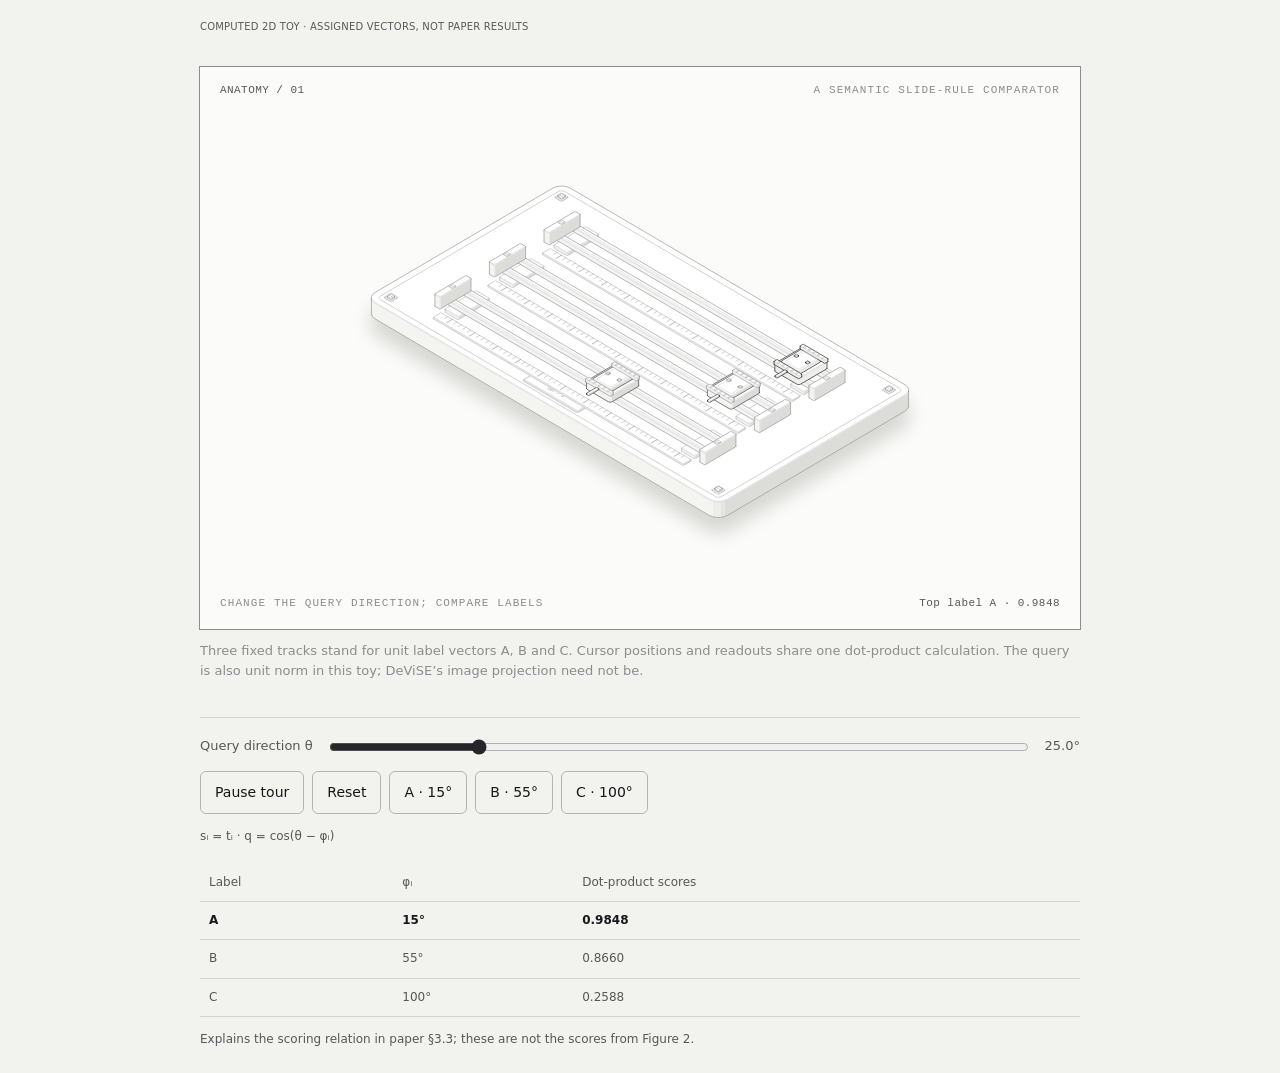
<file: media/semantic-instrument.html>
<!doctype html><html lang="en"><head><meta charset="utf-8"><meta name="viewport" content="width=device-width, initial-scale=1"><title>DeViSE scoring — computed semantic slide rule</title><style>
.iso{
  --anatomy-page:#0b0b0b;--anatomy-card:#131313;--anatomy-text:#a3a3a3;--anatomy-strong:#e6e6e6;--anatomy-muted:#6e6e6e;
  --anatomy-paper:#131313;--anatomy-face:#1b1b1b;--anatomy-top:#1c1c1c;
  --anatomy-shade-0:#0f0f0f;--anatomy-shade-1:#121212;--anatomy-shade-2:#151515;--anatomy-shade-3:#181818;
  --anatomy-lit-top:#262626;--anatomy-lit-shade:#1d1d1d;
  --anatomy-hi:#d4d4d4;--anatomy-mid:#6a6a6a;--anatomy-lo:#3e3e3e;--anatomy-faint:#2a2a2a;--anatomy-lit:#ffffff;
  --anatomy-halo:#050505;--anatomy-halo-opacity:.9;--anatomy-dot:#e6e6e6;
  --anatomy-red:#ff6b6b;--anatomy-green:#6be0a0;--anatomy-blue:#6b9bff;
  --anatomy-weight:.6px;--anatomy-ease:cubic-bezier(.32,.72,0,1);
  --anatomy-mono:ui-monospace,"SF Mono",Menlo,Consolas,monospace;
  --anatomy-lift:inset 0 1px 0 0 #ffffff0a,inset 0 0 0 1px #ffffff06,0 0 0 1px #00000026,0 1px 1px -.5px #00000014,0 3px 3px -1.5px #00000014,0 6px 6px -3px #00000014,0 12px 12px -6px #00000014;
}
.iso[data-theme="light"]{
  --anatomy-page:#f2f2ef;--anatomy-card:#fbfbfa;--anatomy-text:#57575a;--anatomy-strong:#18181a;--anatomy-muted:#8c8c90;
  --anatomy-paper:#fbfbfa;--anatomy-face:#ffffff;--anatomy-top:#ffffff;
  --anatomy-shade-0:#dcdcd9;--anatomy-shade-1:#e5e5e2;--anatomy-shade-2:#ededea;--anatomy-shade-3:#f4f4f1;
  --anatomy-lit-top:#ffffff;--anatomy-lit-shade:#eeeeeb;
  --anatomy-hi:#26262a;--anatomy-mid:#8a8a8f;--anatomy-lo:#b4b4b8;--anatomy-faint:#d4d4d6;--anatomy-lit:#000000;
  --anatomy-halo:#8a8a80;--anatomy-halo-opacity:.32;--anatomy-dot:#3a3a3e;
  --anatomy-red:#e5484d;--anatomy-green:#30a46c;--anatomy-blue:#3e63dd;
  --anatomy-lift:inset 0 1px 0 0 #ffffff,0 0 0 1px #0000000f,0 1px 1px -.5px #0000000a,0 3px 3px -1.5px #0000000a,0 6px 6px -3px #0000000a,0 12px 12px -6px #0000000a;
}
.iso-svg{display:block;width:100%;height:auto;overflow:visible}
.iso-svg path,.iso-svg circle{vector-effect:non-scaling-stroke}
.iso-fill{fill:var(--anatomy-paper);stroke:none}
.iso-solid[data-lit]>.iso-fill{fill:var(--anatomy-face)}
.iso-shade,.iso-top{stroke:none}
.iso-shade[data-shade="0"]{fill:var(--anatomy-shade-0)}
.iso-shade[data-shade="1"]{fill:var(--anatomy-shade-1)}
.iso-shade[data-shade="2"]{fill:var(--anatomy-shade-2)}
.iso-shade[data-shade="3"]{fill:var(--anatomy-shade-3)}
.iso-top{fill:var(--anatomy-top)}
.iso-solid[data-lit]>.iso-top{fill:var(--anatomy-lit-top)}
.iso-solid[data-lit]>.iso-shade{fill:var(--anatomy-lit-shade)}
.iso-solid[data-seamless]>.iso-shade,.iso-solid[data-seamless]>.iso-top{stroke-width:.4;stroke-linejoin:round}
.iso-solid[data-seamless]>.iso-shade[data-shade="0"]{stroke:var(--anatomy-shade-0)}
.iso-solid[data-seamless]>.iso-shade[data-shade="1"]{stroke:var(--anatomy-shade-1)}
.iso-solid[data-seamless]>.iso-shade[data-shade="2"]{stroke:var(--anatomy-shade-2)}
.iso-solid[data-seamless]>.iso-shade[data-shade="3"]{stroke:var(--anatomy-shade-3)}
.iso-solid[data-seamless]>.iso-top{stroke:var(--anatomy-top)}
.iso-solid[data-seamless][data-lit]>.iso-top{stroke:var(--anatomy-lit-top)}
.iso-solid[data-seamless][data-lit]>.iso-shade{stroke:var(--anatomy-lit-shade)}
.iso-solid[data-lit]>.iso-edge{stroke:var(--anatomy-lit)}
.iso-halo{fill:var(--anatomy-halo);stroke:none;filter:blur(9px);opacity:var(--anatomy-halo-opacity);transform:translateY(3px)}
.iso-line{fill:none;stroke:var(--anatomy-lo);stroke-width:var(--anatomy-weight);stroke-linecap:round;stroke-linejoin:round}
.iso-line[data-tone="hi"]{stroke:var(--anatomy-hi)}
.iso-line[data-tone="mid"]{stroke:var(--anatomy-mid)}
.iso-line[data-tone="lo"]{stroke:var(--anatomy-lo)}
.iso-line[data-tone="faint"]{stroke:var(--anatomy-faint)}
.iso-line[data-tone="lit"]{stroke:var(--anatomy-lit)}
.iso-line[data-tone="red"]{stroke:var(--anatomy-red)}
.iso-line[data-tone="green"]{stroke:var(--anatomy-green)}
.iso-line[data-tone="blue"]{stroke:var(--anatomy-blue)}
.iso-line[data-dotted]{stroke-dasharray:.01 3.5;stroke-width:1}
.iso-line[data-dashed]{stroke-dasharray:3 3}
.iso-line[data-flow]{stroke-dasharray:2 6}
.iso-wire-end{fill:var(--anatomy-paper);stroke:var(--anatomy-lo);stroke-width:var(--anatomy-weight)}
.iso-wire[data-tone="hi"] .iso-wire-end{stroke:var(--anatomy-hi)}
.iso-wire[data-tone="mid"] .iso-wire-end{stroke:var(--anatomy-mid)}
.iso-wire[data-tone="faint"] .iso-wire-end{stroke:var(--anatomy-faint)}
.iso-wire[data-tone="lit"] .iso-wire-end{stroke:var(--anatomy-lit)}
.iso-dots circle{fill:var(--anatomy-dot);stroke:none;opacity:.32}
.iso-dots[data-tone="hi"] circle{opacity:.85}
.iso-dots[data-tone="mid"] circle{opacity:.45}
.iso-dots[data-tone="lo"] circle{opacity:.22}
.iso-dots[data-tone="faint"] circle{opacity:.12}
.iso-face-text{fill:var(--anatomy-mid);font-family:var(--anatomy-mono);letter-spacing:.04em}
.iso-face-text[data-tone="hi"]{fill:var(--anatomy-hi)}
.iso-face-text[data-tone="lo"]{fill:var(--anatomy-lo)}
.iso-face-text[data-tone="faint"]{fill:var(--anatomy-faint)}
.tb-body{fill:var(--anatomy-shade-2);stroke:none}
.tb-shine{fill:var(--anatomy-top);stroke:none}
.tb-shade{fill:var(--anatomy-shade-0);stroke:none}
.tb-ring{fill:none;stroke:var(--anatomy-lo);stroke-width:.45;stroke-linecap:butt;stroke-linejoin:round}
.tb-ring[data-tone="mid"]{stroke:var(--anatomy-mid)}
.tb-ring[data-tone="faint"]{stroke:var(--anatomy-faint)}
.tb-ring[data-tone="hi"]{stroke:var(--anatomy-hi)}
@keyframes iso-flow{to{stroke-dashoffset:-32}}
@keyframes iso-pulse{0%,100%{opacity:.18}12%{opacity:1}40%{opacity:.18}}
.iso-line[data-flow]{animation:iso-flow 1600ms linear infinite}
.iso-dots circle[data-pulse]{animation:iso-pulse 1600ms steps(1,end) infinite;animation-delay:var(--pulse-at,0ms)}
.iso-figure{margin:32px 0 36px}
.iso-plate{position:relative;padding:52px 24px;border-radius:0;background:var(--anatomy-card);box-shadow:0 0 0 1px var(--anatomy-mid);--anatomy-paper:var(--anatomy-card)}
.iso-plate-corners{position:absolute;inset:18px 20px;pointer-events:none}
.iso-plate-corner{position:absolute;color:var(--anatomy-muted);font-family:var(--anatomy-mono);font-size:10.5px;line-height:1;letter-spacing:.04em;white-space:nowrap}
.iso-plate-corner[data-corner="fig"]{top:0;left:0;color:var(--anatomy-text)}
.iso-plate-corner[data-corner="title"]{top:0;right:0;text-transform:uppercase;letter-spacing:.1em}
.iso-plate-corner[data-corner="hint"]{bottom:0;left:0;text-transform:uppercase;letter-spacing:.1em}
.iso-plate-corner[data-corner="readout"]{right:0;bottom:0;color:var(--anatomy-text);font-variant-numeric:tabular-nums}
.iso-plate .iso-svg{margin:0 auto}
.iso-legend{display:grid;gap:8px;margin-top:12px;color:var(--anatomy-muted);font-size:13px;line-height:1.55}
.iso-keys{display:flex;flex-wrap:wrap;gap:6px 18px}
.iso-key{display:inline-flex;align-items:center;gap:7px}
.iso-swatch{width:16px;height:10px;flex:none;overflow:visible}
.iso-swatch path{fill:none;stroke:var(--anatomy-hi);stroke-width:1;vector-effect:non-scaling-stroke;stroke-linejoin:round;stroke-linecap:round}
.iso-swatch[data-mark="raised"] path,.iso-swatch[data-mark="flat"] path{stroke:var(--anatomy-mid)}
.iso-swatch[data-mark="lit"] path{stroke:var(--anatomy-lit)}
.iso-swatch[data-mark="dim"] path{stroke:var(--anatomy-lo)}
.iso-swatch[data-mark="dotted"] path{stroke-dasharray:.01 3;stroke-width:1.4}
.iso-swatch[data-mark="dashed"] path{stroke-dasharray:3 2.5}
.iso-swatch[data-mark="red"] path{stroke:var(--anatomy-red)}
.iso-swatch[data-mark="green"] path{stroke:var(--anatomy-green)}
.iso-swatch[data-mark="blue"] path{stroke:var(--anatomy-blue)}
.iso-swatch-crease{stroke:var(--anatomy-lo)!important}
@media (max-width:560px){.iso-plate{padding:48px 12px 70px}.iso-plate-corner[data-corner="hint"]{bottom:18px}}
@media (prefers-reduced-motion:reduce){.iso-line[data-flow],.iso-dots circle[data-pulse]{animation:none}}

*{box-sizing:border-box}
html{color-scheme:dark}
body[data-theme="light"]{color-scheme:light}
body{margin:0;background:var(--anatomy-page);color:var(--anatomy-text);font:14px/1.6 ui-sans-serif,system-ui,-apple-system,"Segoe UI",sans-serif;-webkit-font-smoothing:antialiased}
.iso-page{width:min(900px,100% - 32px);margin:64px auto 96px}
.iso-page{margin:18px auto 24px;width:calc(100% - 30px);max-width:880px}.iso-plate{padding:45px 8px 44px}.iso-plate-corner{font-size:11px}.semantic-controls{border-top:1px solid var(--anatomy-faint);padding-top:18px;margin-top:18px}p{font-size:12px;color:var(--anatomy-text);line-height:1.7}.evidence{font-size:10px;letter-spacing:.02em}label{display:flex;gap:14px;align-items:center;font-size:13px}input{flex:1;min-width:80px;accent-color:var(--anatomy-hi)}button{font:inherit;padding:9px 14px;border:1px solid var(--anatomy-lo);background:none;color:var(--anatomy-strong);border-radius:6px;cursor:pointer;min-height:40px}button:disabled{opacity:.45;cursor:default}.buttons{display:flex;gap:8px;flex-wrap:wrap;margin-top:14px}button:focus-visible,input:focus-visible{outline:2px solid var(--anatomy-hi);outline-offset:4px}table{width:100%;font-size:12px;margin-top:18px;border-collapse:collapse}td,th{text-align:left;padding:9px;border-bottom:1px solid var(--anatomy-faint)}tr[data-winner=true]{font-weight:700;color:var(--anatomy-strong)}[data-cursor][data-winner=true] .iso-edge{stroke:var(--anatomy-lit)}[data-cursor][data-winner=true] .iso-top{fill:var(--anatomy-lit-top)}[data-cursor][data-winner=true] .iso-shade{fill:var(--anatomy-lit-shade)}.iso-plate-corner[data-corner=hint]{max-width:60%;white-space:normal;line-height:1.4}.iso-plate-corner[data-corner=readout]{max-width:36%;white-space:normal;line-height:1.4}th{font-weight:400} @media(max-width:500px){.iso-plate-corner{font-size:9px}.iso-plate-corner[data-corner=title]{max-width:70%;line-height:1.3;text-align:right}.iso-plate{padding-top:40px;padding-bottom:50px}.iso-svg{min-height:170px}.buttons button{flex:1}label{flex-wrap:wrap}input{width:100%;flex-basis:100%;order:2}}</style></head><body class="iso" data-theme="light"><main class="iso-page"><p class="evidence" data-copy="evidence"></p><figure class="iso-figure"><div class="iso-plate"><div class="iso-plate-corners" aria-hidden="true"><span class="iso-plate-corner" data-corner="fig">ANATOMY / 01</span><span class="iso-plate-corner" data-corner="title" data-copy="title"></span><span class="iso-plate-corner" data-corner="hint" data-copy="hint"></span><span class="iso-plate-corner" data-corner="readout" data-readout></span></div><svg xmlns="http://www.w3.org/2000/svg" class="iso-svg" viewBox="0 0 840 460" role="img" aria-label="A precision three-track slide-rule comparator. Each score cursor moves along a calibrated rail according to a dot product."><path class="iso-halo" d="M158.8 193.4L159 192L159.7 190.6L160.9 189.3L162.4 188.2L334.9 86.8L336.8 85.9L338.9 85.2L341.3 84.8L343.7 84.7L346.2 84.8L348.5 85.2L350.7 85.9L352.6 86.8L677.6 277.9L679.1 279L680.3 280.2L681 281.6L681.2 283.1L681.2 298.2L681 299.7L680.3 301L679.1 302.3L677.6 303.4L505.1 404.8L503.2 405.7L501.1 406.4L498.7 406.8L496.3 407L493.8 406.8L491.5 406.4L489.3 405.7L487.4 404.8L162.4 213.8L160.9 212.6L159.7 211.4L159 210L158.8 208.6Z"/><g class="iso-solid"><path class="iso-fill" d="M329.6 125.7L329.6 125.2L329.9 124.6L330.5 124.2L341.5 117.7L342.3 117.3L343.2 117.1L344.2 117.1L345.1 117.3L345.9 117.7L357 124.2L357.6 124.6L357.9 125.2L357.9 128.3L357.6 128.8L357 129.3L345.9 135.8L345.1 136.1L344.2 136.3L343.2 136.3L342.3 136.1L341.5 135.8L330.5 129.3L329.9 128.8L329.6 128.3Z"/><path class="iso-shade" data-shade="0" d="M357.9 128.3L357.6 128.8L357.6 126.3L357.9 125.7ZM357.6 128.8L357 129.3L357 126.8L357.6 126.3ZM357 129.3L345.9 135.8L345.9 133.3L357 126.8ZM345.9 135.8L345.1 136.1L345.1 133.6L345.9 133.3Z"/><path class="iso-shade" data-shade="1" d="M345.1 136.1L344.2 136.3L344.2 133.8L345.1 133.6Z"/><path class="iso-shade" data-shade="2" d="M344.2 136.3L343.2 136.3L343.2 133.8L344.2 133.8ZM343.2 136.3L342.3 136.1L342.3 133.6L343.2 133.8Z"/><path class="iso-shade" data-shade="3" d="M342.3 136.1L341.5 135.8L341.5 133.3L342.3 133.6ZM341.5 135.8L330.5 129.3L330.5 126.8L341.5 133.3ZM330.5 129.3L329.9 128.8L329.9 126.3L330.5 126.8ZM329.9 128.8L329.6 128.3L329.6 125.7L329.9 126.3Z"/><path class="iso-top" d="M357 124.2L357.6 124.6L357.9 125.2L357.9 125.7L357.6 126.3L357 126.8L345.9 133.3L345.1 133.6L344.2 133.8L343.2 133.8L342.3 133.6L341.5 133.3L330.5 126.8L329.9 126.3L329.6 125.7L329.6 125.2L329.9 124.6L330.5 124.2L341.5 117.7L342.3 117.3L343.2 117.1L344.2 117.1L345.1 117.3L345.9 117.7Z"/><path class="iso-line iso-crease" data-tone="faint" d="M357.9 125.7L357.6 126.3L357 126.8L345.9 133.3L345.1 133.6L344.2 133.8L343.2 133.8L342.3 133.6L341.5 133.3L330.5 126.8L329.9 126.3L329.6 125.7"/><path class="iso-line iso-bevel" data-tone="faint" d="M357.9 125.7L356.6 126L356.2 126.4L345.3 132.8L344.7 133L344 133.2L343.4 133.2L342.8 133L342.2 132.8L331.2 126.4L330.8 126L329.6 125.7"/><path class="iso-line iso-edge" data-tone="lo" d="M329.6 125.7L329.6 125.2L329.9 124.6L330.5 124.2L341.5 117.7L342.3 117.3L343.2 117.1L344.2 117.1L345.1 117.3L345.9 117.7L357 124.2L357.6 124.6L357.9 125.2L357.9 125.7M357.9 128.3L357.6 128.8L357 129.3L345.9 135.8L345.1 136.1L344.2 136.3L343.2 136.3L342.3 136.1L341.5 135.8L330.5 129.3L329.9 128.8L329.6 128.3M357.9 125.7L357.9 128.3M329.6 125.7L329.6 128.3"/></g><g class="iso-solid"><path class="iso-fill" d="M333.3 115.2L333.5 114.9L333.8 114.7L342.6 109.5L343 109.3L343.5 109.2L344 109.2L344.4 109.3L344.8 109.5L353.7 114.7L354 114.9L354.1 115.2L354.1 115.5L354.1 125.6L354 125.9L353.7 126.1L344.8 131.3L344.4 131.5L344 131.6L343.5 131.6L343 131.5L342.6 131.3L333.8 126.1L333.5 125.9L333.3 125.6L333.3 125.3Z"/><path class="iso-shade" data-shade="0" d="M354.1 125.6L354 125.9L354 115.8L354.1 115.5ZM354 125.9L353.7 126.1L353.7 116L354 115.8ZM353.7 126.1L344.8 131.3L344.8 121.2L353.7 116ZM344.8 131.3L344.4 131.5L344.4 121.4L344.8 121.2Z"/><path class="iso-shade" data-shade="1" d="M344.4 131.5L344 131.6L344 121.4L344.4 121.4ZM344 131.6L343.5 131.6L343.5 121.4L344 121.4Z"/><path class="iso-shade" data-shade="2" d="M343.5 131.6L343 131.5L343 121.4L343.5 121.4Z"/><path class="iso-shade" data-shade="3" d="M343 131.5L342.6 131.3L342.6 121.2L343 121.4ZM342.6 131.3L333.8 126.1L333.8 116L342.6 121.2ZM333.8 126.1L333.5 125.9L333.5 115.8L333.8 116ZM333.5 125.9L333.3 125.6L333.3 115.5L333.5 115.8Z"/><path class="iso-top" d="M353.7 114.7L354 114.9L354.1 115.2L354.1 115.5L354 115.8L353.7 116L344.8 121.2L344.4 121.4L344 121.4L343.5 121.4L343 121.4L342.6 121.2L333.8 116L333.5 115.8L333.3 115.5L333.3 115.2L333.5 114.9L333.8 114.7L342.6 109.5L343 109.3L343.5 109.2L344 109.2L344.4 109.3L344.8 109.5Z"/><path class="iso-line iso-crease" data-tone="faint" d="M354.1 115.5L354 115.8L353.7 116L344.8 121.2L344.4 121.4L344 121.4L343.5 121.4L343 121.4L342.6 121.2L333.8 116L333.5 115.8L333.3 115.5"/><path class="iso-line iso-bevel" data-tone="faint" d="M354.1 115.5L353 115.5L352.8 115.6L344.1 120.7L343.9 120.8L343.8 120.8L343.6 120.8L343.5 120.8L343.3 120.7L334.6 115.6L334.5 115.5L333.3 115.5"/><path class="iso-line iso-edge" data-tone="lo" d="M333.3 115.5L333.3 115.2L333.5 114.9L333.8 114.7L342.6 109.5L343 109.3L343.5 109.2L344 109.2L344.4 109.3L344.8 109.5L353.7 114.7L354 114.9L354.1 115.2L354.1 115.5M354.1 125.6L354 125.9L353.7 126.1L344.8 131.3L344.4 131.5L344 131.6L343.5 131.6L343 131.5L342.6 131.3L333.8 126.1L333.5 125.9L333.3 125.6M354.1 115.5L354.1 125.6M333.3 115.5L333.3 125.6"/></g><g class="iso-solid"><path class="iso-fill" d="M192.5 205.7L192.8 205.2L193.4 204.7L204.4 198.2L205.2 197.9L206.1 197.7L207.1 197.7L208.1 197.9L208.8 198.2L219.9 204.7L220.5 205.2L220.8 205.7L220.8 206.3L220.8 208.9L220.5 209.4L219.9 209.9L208.8 216.4L208.1 216.7L207.1 216.9L206.1 216.9L205.2 216.7L204.4 216.4L193.4 209.9L192.8 209.4L192.5 208.9Z"/><path class="iso-shade" data-shade="0" d="M220.8 208.9L220.5 209.4L220.5 206.9L220.8 206.3ZM220.5 209.4L219.9 209.9L219.9 207.3L220.5 206.9ZM219.9 209.9L208.8 216.4L208.8 213.8L219.9 207.3ZM208.8 216.4L208.1 216.7L208.1 214.2L208.8 213.8Z"/><path class="iso-shade" data-shade="1" d="M208.1 216.7L207.1 216.9L207.1 214.3L208.1 214.2Z"/><path class="iso-shade" data-shade="2" d="M207.1 216.9L206.1 216.9L206.1 214.3L207.1 214.3ZM206.1 216.9L205.2 216.7L205.2 214.2L206.1 214.3Z"/><path class="iso-shade" data-shade="3" d="M205.2 216.7L204.4 216.4L204.4 213.8L205.2 214.2ZM204.4 216.4L193.4 209.9L193.4 207.3L204.4 213.8ZM193.4 209.9L192.8 209.4L192.8 206.9L193.4 207.3ZM192.8 209.4L192.5 208.9L192.5 206.3L192.8 206.9Z"/><path class="iso-top" d="M219.9 204.7L220.5 205.2L220.8 205.7L220.8 206.3L220.5 206.9L219.9 207.3L208.8 213.8L208.1 214.2L207.1 214.3L206.1 214.3L205.2 214.2L204.4 213.8L193.4 207.3L192.8 206.9L192.5 206.3L192.5 205.7L192.8 205.2L193.4 204.7L204.4 198.2L205.2 197.9L206.1 197.7L207.1 197.7L208.1 197.9L208.8 198.2Z"/><path class="iso-line iso-crease" data-tone="faint" d="M220.8 206.3L220.5 206.9L219.9 207.3L208.8 213.8L208.1 214.2L207.1 214.3L206.1 214.3L205.2 214.2L204.4 213.8L193.4 207.3L192.8 206.9L192.5 206.3"/><path class="iso-line iso-bevel" data-tone="faint" d="M220.8 206.3L219.6 206.6L219.1 206.9L208.2 213.4L207.6 213.6L207 213.7L206.3 213.7L205.7 213.6L205.1 213.4L194.2 206.9L193.7 206.6L192.5 206.3"/><path class="iso-line iso-edge" data-tone="lo" d="M192.5 206.3L192.5 205.7L192.8 205.2L193.4 204.7L204.4 198.2L205.2 197.9L206.1 197.7L207.1 197.7L208.1 197.9L208.8 198.2L219.9 204.7L220.5 205.2L220.8 205.7L220.8 206.3M220.8 208.9L220.5 209.4L219.9 209.9L208.8 216.4L208.1 216.7L207.1 216.9L206.1 216.9L205.2 216.7L204.4 216.4L193.4 209.9L192.8 209.4L192.5 208.9M220.8 206.3L220.8 208.9M192.5 206.3L192.5 208.9"/></g><g class="iso-solid"><path class="iso-fill" d="M196.3 195.8L196.4 195.5L196.7 195.3L205.5 190.1L205.9 189.9L206.4 189.8L206.9 189.8L207.3 189.9L207.7 190.1L216.6 195.3L216.9 195.5L217 195.8L217 206.2L216.9 206.5L216.6 206.7L207.7 211.9L207.3 212.1L206.9 212.1L206.4 212.1L205.9 212.1L205.5 211.9L196.7 206.7L196.4 206.5L196.3 206.2L196.3 205.9Z"/><path class="iso-shade" data-shade="0" d="M217 206.2L216.9 206.5L216.9 196.3L217 196.1ZM216.9 206.5L216.6 206.7L216.6 196.6L216.9 196.3ZM216.6 206.7L207.7 211.9L207.7 201.8L216.6 196.6ZM207.7 211.9L207.3 212.1L207.3 201.9L207.7 201.8Z"/><path class="iso-shade" data-shade="1" d="M207.3 212.1L206.9 212.1L206.9 202L207.3 201.9Z"/><path class="iso-shade" data-shade="2" d="M206.9 212.1L206.4 212.1L206.4 202L206.9 202ZM206.4 212.1L205.9 212.1L205.9 201.9L206.4 202Z"/><path class="iso-shade" data-shade="3" d="M205.9 212.1L205.5 211.9L205.5 201.8L205.9 201.9ZM205.5 211.9L196.7 206.7L196.7 196.6L205.5 201.8ZM196.7 206.7L196.4 206.5L196.4 196.3L196.7 196.6ZM196.4 206.5L196.3 206.2L196.3 196.1L196.4 196.3Z"/><path class="iso-top" d="M216.6 195.3L216.9 195.5L217 195.8L217 196.1L216.9 196.3L216.6 196.6L207.7 201.8L207.3 201.9L206.9 202L206.4 202L205.9 201.9L205.5 201.8L196.7 196.6L196.4 196.3L196.3 196.1L196.3 195.8L196.4 195.5L196.7 195.3L205.5 190.1L205.9 189.9L206.4 189.8L206.9 189.8L207.3 189.9L207.7 190.1Z"/><path class="iso-line iso-crease" data-tone="faint" d="M217 196.1L216.9 196.3L216.6 196.6L207.7 201.8L207.3 201.9L206.9 202L206.4 202L205.9 201.9L205.5 201.8L196.7 196.6L196.4 196.3L196.3 196.1"/><path class="iso-line iso-bevel" data-tone="faint" d="M217 196.1L215.9 196L215.8 196.1L207 201.3L206.9 201.4L206.7 201.4L206.6 201.4L206.4 201.4L206.2 201.3L197.5 196.1L197.4 196L196.3 196.1"/><path class="iso-line iso-edge" data-tone="lo" d="M196.3 196.1L196.3 195.8L196.4 195.5L196.7 195.3L205.5 190.1L205.9 189.9L206.4 189.8L206.9 189.8L207.3 189.9L207.7 190.1L216.6 195.3L216.9 195.5L217 195.8L217 196.1M217 206.2L216.9 206.5L216.6 206.7L207.7 211.9L207.3 212.1L206.9 212.1L206.4 212.1L205.9 212.1L205.5 211.9L196.7 206.7L196.4 206.5L196.3 206.2M217 196.1L217 206.2M196.3 196.1L196.3 206.2"/></g><g class="iso-solid"><path class="iso-fill" d="M619.2 295.4L619.5 294.9L620.1 294.4L631.2 287.9L631.9 287.6L632.9 287.4L633.9 287.4L634.8 287.6L635.6 287.9L646.6 294.4L647.2 294.9L647.5 295.4L647.5 298.5L647.2 299.1L646.6 299.5L635.6 306L634.8 306.4L633.9 306.5L632.9 306.5L631.9 306.4L631.2 306L620.1 299.5L619.5 299.1L619.2 298.5Z"/><path class="iso-shade" data-shade="0" d="M647.5 298.5L647.2 299.1L647.2 296.5L647.5 296ZM647.2 299.1L646.6 299.5L646.6 297L647.2 296.5ZM646.6 299.5L635.6 306L635.6 303.5L646.6 297ZM635.6 306L634.8 306.4L634.8 303.8L635.6 303.5Z"/><path class="iso-shade" data-shade="1" d="M634.8 306.4L633.9 306.5L633.9 304L634.8 303.8ZM633.9 306.5L632.9 306.5L632.9 304L633.9 304Z"/><path class="iso-shade" data-shade="2" d="M632.9 306.5L631.9 306.4L631.9 303.8L632.9 304Z"/><path class="iso-shade" data-shade="3" d="M631.9 306.4L631.2 306L631.2 303.5L631.9 303.8ZM631.2 306L620.1 299.5L620.1 297L631.2 303.5ZM620.1 299.5L619.5 299.1L619.5 296.5L620.1 297ZM619.5 299.1L619.2 298.5L619.2 296L619.5 296.5Z"/><path class="iso-top" d="M646.6 294.4L647.2 294.9L647.5 295.4L647.5 296L647.2 296.5L646.6 297L635.6 303.5L634.8 303.8L633.9 304L632.9 304L631.9 303.8L631.2 303.5L620.1 297L619.5 296.5L619.2 296L619.2 295.4L619.5 294.9L620.1 294.4L631.2 287.9L631.9 287.6L632.9 287.4L633.9 287.4L634.8 287.6L635.6 287.9Z"/><path class="iso-line iso-crease" data-tone="faint" d="M647.5 296L647.2 296.5L646.6 297L635.6 303.5L634.8 303.8L633.9 304L632.9 304L631.9 303.8L631.2 303.5L620.1 297L619.5 296.5L619.2 296"/><path class="iso-line iso-bevel" data-tone="faint" d="M647.5 296L646.3 296.3L645.8 296.6L634.9 303L634.3 303.3L633.7 303.4L633 303.4L632.4 303.3L631.8 303L620.9 296.6L620.4 296.3L619.2 296"/><path class="iso-line iso-edge" data-tone="lo" d="M619.2 296L619.2 295.4L619.5 294.9L620.1 294.4L631.2 287.9L631.9 287.6L632.9 287.4L633.9 287.4L634.8 287.6L635.6 287.9L646.6 294.4L647.2 294.9L647.5 295.4L647.5 296M647.5 298.5L647.2 299.1L646.6 299.5L635.6 306L634.8 306.4L633.9 306.5L632.9 306.5L631.9 306.4L631.2 306L620.1 299.5L619.5 299.1L619.2 298.5M647.5 296L647.5 298.5M619.2 296L619.2 298.5"/></g><g class="iso-solid"><path class="iso-fill" d="M623 285.4L623.1 285.2L623.4 284.9L632.3 279.7L632.7 279.6L633.1 279.5L633.6 279.5L634.1 279.6L634.5 279.7L643.3 284.9L643.6 285.2L643.7 285.4L643.7 295.8L643.6 296.1L643.3 296.4L634.5 301.6L634.1 301.7L633.6 301.8L633.1 301.8L632.7 301.7L632.3 301.6L623.4 296.4L623.1 296.1L623 295.8Z"/><path class="iso-shade" data-shade="0" d="M643.7 295.8L643.6 296.1L643.6 286L643.7 285.7ZM643.6 296.1L643.3 296.4L643.3 286.2L643.6 286ZM643.3 296.4L634.5 301.6L634.5 291.4L643.3 286.2ZM634.5 301.6L634.1 301.7L634.1 291.6L634.5 291.4Z"/><path class="iso-shade" data-shade="1" d="M634.1 301.7L633.6 301.8L633.6 291.7L634.1 291.6Z"/><path class="iso-shade" data-shade="2" d="M633.6 301.8L633.1 301.8L633.1 291.7L633.6 291.7ZM633.1 301.8L632.7 301.7L632.7 291.6L633.1 291.7Z"/><path class="iso-shade" data-shade="3" d="M632.7 301.7L632.3 301.6L632.3 291.4L632.7 291.6ZM632.3 301.6L623.4 296.4L623.4 286.2L632.3 291.4ZM623.4 296.4L623.1 296.1L623.1 286L623.4 286.2ZM623.1 296.1L623 295.8L623 285.7L623.1 286Z"/><path class="iso-top" d="M643.3 284.9L643.6 285.2L643.7 285.4L643.7 285.7L643.6 286L643.3 286.2L634.5 291.4L634.1 291.6L633.6 291.7L633.1 291.7L632.7 291.6L632.3 291.4L623.4 286.2L623.1 286L623 285.7L623 285.4L623.1 285.2L623.4 284.9L632.3 279.7L632.7 279.6L633.1 279.5L633.6 279.5L634.1 279.6L634.5 279.7Z"/><path class="iso-line iso-crease" data-tone="faint" d="M643.7 285.7L643.6 286L643.3 286.2L634.5 291.4L634.1 291.6L633.6 291.7L633.1 291.7L632.7 291.6L632.3 291.4L623.4 286.2L623.1 286L623 285.7"/><path class="iso-line iso-bevel" data-tone="faint" d="M643.7 285.7L642.6 285.7L642.5 285.8L633.8 290.9L633.6 291L633.4 291.1L633.3 291.1L633.1 291L633 290.9L624.2 285.8L624.1 285.7L623 285.7"/><path class="iso-line iso-edge" data-tone="lo" d="M623 285.7L623 285.4L623.1 285.2L623.4 284.9L632.3 279.7L632.7 279.6L633.1 279.5L633.6 279.5L634.1 279.6L634.5 279.7L643.3 284.9L643.6 285.2L643.7 285.4L643.7 285.7M643.7 295.8L643.6 296.1L643.3 296.4L634.5 301.6L634.1 301.7L633.6 301.8L633.1 301.8L632.7 301.7L632.3 301.6L623.4 296.4L623.1 296.1L623 295.8M643.7 285.7L643.7 295.8M623 285.7L623 295.8"/></g><g class="iso-solid"><path class="iso-fill" d="M482.1 376L482.4 375.4L483 375L494.1 368.5L494.9 368.1L495.8 368L496.8 368L497.7 368.1L498.5 368.5L509.5 375L510.1 375.4L510.4 376L510.4 378.5L510.4 379.1L510.1 379.6L509.5 380.1L498.5 386.6L497.7 386.9L496.8 387.1L495.8 387.1L494.9 386.9L494.1 386.6L483 380.1L482.4 379.6L482.1 379.1Z"/><path class="iso-shade" data-shade="0" d="M510.4 379.1L510.1 379.6L510.1 377.1L510.4 376.6ZM510.1 379.6L509.5 380.1L509.5 377.6L510.1 377.1ZM509.5 380.1L498.5 386.6L498.5 384.1L509.5 377.6ZM498.5 386.6L497.7 386.9L497.7 384.4L498.5 384.1Z"/><path class="iso-shade" data-shade="1" d="M497.7 386.9L496.8 387.1L496.8 384.6L497.7 384.4ZM496.8 387.1L495.8 387.1L495.8 384.6L496.8 384.6Z"/><path class="iso-shade" data-shade="2" d="M495.8 387.1L494.9 386.9L494.9 384.4L495.8 384.6Z"/><path class="iso-shade" data-shade="3" d="M494.9 386.9L494.1 386.6L494.1 384.1L494.9 384.4ZM494.1 386.6L483 380.1L483 377.6L494.1 384.1ZM483 380.1L482.4 379.6L482.4 377.1L483 377.6ZM482.4 379.6L482.1 379.1L482.1 376.6L482.4 377.1Z"/><path class="iso-top" d="M509.5 375L510.1 375.4L510.4 376L510.4 376.6L510.1 377.1L509.5 377.6L498.5 384.1L497.7 384.4L496.8 384.6L495.8 384.6L494.9 384.4L494.1 384.1L483 377.6L482.4 377.1L482.1 376.6L482.1 376L482.4 375.4L483 375L494.1 368.5L494.9 368.1L495.8 368L496.8 368L497.7 368.1L498.5 368.5Z"/><path class="iso-line iso-crease" data-tone="faint" d="M510.4 376.6L510.1 377.1L509.5 377.6L498.5 384.1L497.7 384.4L496.8 384.6L495.8 384.6L494.9 384.4L494.1 384.1L483 377.6L482.4 377.1L482.1 376.6"/><path class="iso-line iso-bevel" data-tone="faint" d="M510.4 376.6L509.2 376.8L508.8 377.2L497.8 383.6L497.2 383.9L496.6 384L496 384L495.3 383.9L494.7 383.6L483.8 377.2L483.4 376.8L482.1 376.6"/><path class="iso-line iso-edge" data-tone="lo" d="M482.1 376.6L482.1 376L482.4 375.4L483 375L494.1 368.5L494.9 368.1L495.8 368L496.8 368L497.7 368.1L498.5 368.5L509.5 375L510.1 375.4L510.4 376L510.4 376.6M510.4 379.1L510.1 379.6L509.5 380.1L498.5 386.6L497.7 386.9L496.8 387.1L495.8 387.1L494.9 386.9L494.1 386.6L483 380.1L482.4 379.6L482.1 379.1M510.4 376.6L510.4 379.1M482.1 376.6L482.1 379.1"/></g><g class="iso-solid"><path class="iso-fill" d="M485.9 366L486 365.7L486.3 365.5L495.2 360.3L495.6 360.1L496 360.1L496.5 360.1L497 360.1L497.4 360.3L506.2 365.5L506.5 365.7L506.7 366L506.7 366.3L506.7 376.4L506.5 376.7L506.2 376.9L497.4 382.1L497 382.3L496.5 382.4L496 382.4L495.6 382.3L495.2 382.1L486.3 376.9L486 376.7L485.9 376.4L485.9 376.1Z"/><path class="iso-shade" data-shade="0" d="M506.7 376.4L506.5 376.7L506.5 366.6L506.7 366.3ZM506.5 376.7L506.2 376.9L506.2 366.8L506.5 366.6ZM506.2 376.9L497.4 382.1L497.4 372L506.2 366.8ZM497.4 382.1L497 382.3L497 372.2L497.4 372Z"/><path class="iso-shade" data-shade="1" d="M497 382.3L496.5 382.4L496.5 372.3L497 372.2Z"/><path class="iso-shade" data-shade="2" d="M496.5 382.4L496 382.4L496 372.3L496.5 372.3ZM496 382.4L495.6 382.3L495.6 372.2L496 372.3Z"/><path class="iso-shade" data-shade="3" d="M495.6 382.3L495.2 382.1L495.2 372L495.6 372.2ZM495.2 382.1L486.3 376.9L486.3 366.8L495.2 372ZM486.3 376.9L486 376.7L486 366.6L486.3 366.8ZM486 376.7L485.9 376.4L485.9 366.3L486 366.6Z"/><path class="iso-top" d="M506.2 365.5L506.5 365.7L506.7 366L506.7 366.3L506.5 366.6L506.2 366.8L497.4 372L497 372.2L496.5 372.3L496 372.3L495.6 372.2L495.2 372L486.3 366.8L486 366.6L485.9 366.3L485.9 366L486 365.7L486.3 365.5L495.2 360.3L495.6 360.1L496 360.1L496.5 360.1L497 360.1L497.4 360.3Z"/><path class="iso-line iso-crease" data-tone="faint" d="M506.7 366.3L506.5 366.6L506.2 366.8L497.4 372L497 372.2L496.5 372.3L496 372.3L495.6 372.2L495.2 372L486.3 366.8L486 366.6L485.9 366.3"/><path class="iso-line iso-bevel" data-tone="faint" d="M506.7 366.3L505.5 366.3L505.4 366.4L496.7 371.5L496.5 371.6L496.4 371.6L496.2 371.6L496.1 371.6L495.9 371.5L487.2 366.4L487 366.3L485.9 366.3"/><path class="iso-line iso-edge" data-tone="lo" d="M485.9 366.3L485.9 366L486 365.7L486.3 365.5L495.2 360.3L495.6 360.1L496 360.1L496.5 360.1L497 360.1L497.4 360.3L506.2 365.5L506.5 365.7L506.7 366L506.7 366.3M506.7 376.4L506.5 376.7L506.2 376.9L497.4 382.1L497 382.3L496.5 382.4L496 382.4L495.6 382.3L495.2 382.1L486.3 376.9L486 376.7L485.9 376.4M506.7 366.3L506.7 376.4M485.9 366.3L485.9 376.4"/></g><g class="iso-solid"><path class="iso-fill" d="M158.9 179.6L160.1 177.4L162.4 175.5L334.9 74.2L338 72.8L341.8 72.1L345.7 72.1L349.4 72.8L352.6 74.2L677.6 265.2L679.9 267.1L681.1 269.3L681.1 286.7L679.9 288.9L677.6 290.8L505.1 392.2L502 393.5L498.2 394.2L494.3 394.2L490.6 393.5L487.4 392.2L162.4 201.1L160.1 199.3L158.9 197.1L158.9 194.8Z"/><path class="iso-shade" data-shade="0" d="M681.1 286.7L679.9 288.9L679.9 273.7L681.1 271.6ZM679.9 288.9L677.6 290.8L677.6 275.6L679.9 273.7ZM677.6 290.8L505.1 392.2L505.1 377L677.6 275.6ZM505.1 392.2L502 393.5L502 378.3L505.1 377Z"/><path class="iso-shade" data-shade="1" d="M502 393.5L498.2 394.2L498.2 379L502 378.3Z"/><path class="iso-shade" data-shade="2" d="M498.2 394.2L494.3 394.2L494.3 379L498.2 379ZM494.3 394.2L490.6 393.5L490.6 378.3L494.3 379Z"/><path class="iso-shade" data-shade="3" d="M490.6 393.5L487.4 392.2L487.4 377L490.6 378.3ZM487.4 392.2L162.4 201.1L162.4 185.9L487.4 377ZM162.4 201.1L160.1 199.3L160.1 184.1L162.4 185.9ZM160.1 199.3L158.9 197.1L158.9 181.9L160.1 184.1Z"/><path class="iso-top" d="M677.6 265.2L679.9 267.1L681.1 269.3L681.1 271.6L679.9 273.7L677.6 275.6L505.1 377L502 378.3L498.2 379L494.3 379L490.6 378.3L487.4 377L162.4 185.9L160.1 184.1L158.9 181.9L158.9 179.6L160.1 177.4L162.4 175.5L334.9 74.2L338 72.8L341.8 72.1L345.7 72.1L349.4 72.8L352.6 74.2Z"/><path class="iso-line iso-crease" data-tone="faint" d="M681.1 271.6L679.9 273.7L677.6 275.6L505.1 377L502 378.3L498.2 379L494.3 379L490.6 378.3L487.4 377L162.4 185.9L160.1 184.1L158.9 181.9"/><path class="iso-line iso-bevel" data-tone="faint" d="M681.1 271.6L678.9 273.5L676.7 275.2L504.4 376.5L501.5 377.8L498.1 378.4L494.5 378.4L491.1 377.8L488.1 376.5L163.3 185.5L161.1 183.8L158.9 181.9"/><path class="iso-line iso-edge" data-tone="mid" d="M158.9 181.9L158.9 179.6L160.1 177.4L162.4 175.5L334.9 74.2L338 72.8L341.8 72.1L345.7 72.1L349.4 72.8L352.6 74.2L677.6 265.2L679.9 267.1L681.1 269.3L681.1 271.6M681.1 286.7L679.9 288.9L677.6 290.8L505.1 392.2L502 393.5L498.2 394.2L494.3 394.2L490.6 393.5L487.4 392.2L162.4 201.1L160.1 199.3L158.9 197.1M681.1 271.6L681.1 286.7M158.9 181.9L158.9 197.1"/></g><path class="iso-line" data-tone="lo" d="M672.1 268.5L672.6 268.9L673.1 269.4L673.3 269.9L673.4 270.4L673.3 270.9L673.1 271.5L672.6 271.9L672.1 272.4L499.6 373.7L498.9 374.1L498.1 374.3L497.2 374.5L496.3 374.5L495.4 374.5L494.5 374.3L493.7 374.1L493 373.7L167.9 182.7L167.4 182.3L166.9 181.8L166.7 181.3L166.6 180.7L166.7 180.2L166.9 179.7L167.4 179.2L167.9 178.8L340.4 77.4L341.1 77.1L341.9 76.8L342.8 76.7L343.7 76.6L344.6 76.7L345.5 76.8L346.3 77.1L347 77.4Z"/><g class="iso-solid"><path class="iso-fill" d="M337.8 82.4L337.9 82.1L338.2 81.9L342.6 79.3L343 79.1L343.5 79L344 79L344.4 79.1L344.8 79.3L349.2 81.9L349.5 82.1L349.7 82.4L349.7 83.4L349.5 83.7L349.2 83.9L344.8 86.5L344.4 86.7L344 86.8L343.5 86.8L343 86.7L342.6 86.5L338.2 83.9L337.9 83.7L337.8 83.4Z"/><path class="iso-shade" data-shade="0" d="M349.7 83.4L349.5 83.7L349.5 82.9L349.7 82.7ZM349.5 83.7L349.2 83.9L349.2 83.2L349.5 82.9ZM349.2 83.9L344.8 86.5L344.8 85.8L349.2 83.2ZM344.8 86.5L344.4 86.7L344.4 85.9L344.8 85.8Z"/><path class="iso-shade" data-shade="1" d="M344.4 86.7L344 86.8L344 86L344.4 85.9Z"/><path class="iso-shade" data-shade="2" d="M344 86.8L343.5 86.8L343.5 86L344 86ZM343.5 86.8L343 86.7L343 85.9L343.5 86Z"/><path class="iso-shade" data-shade="3" d="M343 86.7L342.6 86.5L342.6 85.8L343 85.9ZM342.6 86.5L338.2 83.9L338.2 83.2L342.6 85.8ZM338.2 83.9L337.9 83.7L337.9 82.9L338.2 83.2ZM337.9 83.7L337.8 83.4L337.8 82.7L337.9 82.9Z"/><path class="iso-top" d="M349.2 81.9L349.5 82.1L349.7 82.4L349.7 82.7L349.5 82.9L349.2 83.2L344.8 85.8L344.4 85.9L344 86L343.5 86L343 85.9L342.6 85.8L338.2 83.2L337.9 82.9L337.8 82.7L337.8 82.4L337.9 82.1L338.2 81.9L342.6 79.3L343 79.1L343.5 79L344 79L344.4 79.1L344.8 79.3Z"/><path class="iso-line iso-crease" data-tone="faint" d="M349.7 82.7L349.5 82.9L349.2 83.2L344.8 85.8L344.4 85.9L344 86L343.5 86L343 85.9L342.6 85.8L338.2 83.2L337.9 82.9L337.8 82.7"/><path class="iso-line iso-bevel" data-tone="faint" d="M349.7 82.7L349.3 82.8L349 83L344.6 85.6L344.3 85.8L343.9 85.8L343.5 85.8L343.2 85.8L342.8 85.6L338.4 83L338.2 82.8L337.8 82.7"/><path class="iso-line iso-edge" data-tone="lo" d="M337.8 82.7L337.8 82.4L337.9 82.1L338.2 81.9L342.6 79.3L343 79.1L343.5 79L344 79L344.4 79.1L344.8 79.3L349.2 81.9L349.5 82.1L349.7 82.4L349.7 82.7M349.7 83.4L349.5 83.7L349.2 83.9L344.8 86.5L344.4 86.7L344 86.8L343.5 86.8L343 86.7L342.6 86.5L338.2 83.9L337.9 83.7L337.8 83.4M349.7 82.7L349.7 83.4M337.8 82.7L337.8 83.4"/></g><g class="iso-solid"><path class="iso-fill" d="M340.1 81.6L340.1 81.4L340.3 81.3L343.2 79.6L343.4 79.5L343.6 79.5L343.8 79.5L344.1 79.5L344.3 79.6L347.1 81.3L347.3 81.4L347.4 81.6L347.4 82.6L347.3 82.7L347.1 82.8L344.3 84.5L344.1 84.6L343.8 84.7L343.6 84.7L343.4 84.6L343.2 84.5L340.3 82.8L340.1 82.7L340.1 82.6Z"/><path class="iso-shade" data-shade="0" d="M347.4 82.6L347.3 82.7L347.3 81.8L347.4 81.7ZM347.3 82.7L347.1 82.8L347.1 81.9L347.3 81.8ZM347.1 82.8L344.3 84.5L344.3 83.6L347.1 81.9ZM344.3 84.5L344.1 84.6L344.1 83.7L344.3 83.6Z"/><path class="iso-shade" data-shade="1" d="M344.1 84.6L343.8 84.7L343.8 83.8L344.1 83.7ZM343.8 84.7L343.6 84.7L343.6 83.8L343.8 83.8Z"/><path class="iso-shade" data-shade="2" d="M343.6 84.7L343.4 84.6L343.4 83.7L343.6 83.8Z"/><path class="iso-shade" data-shade="3" d="M343.4 84.6L343.2 84.5L343.2 83.6L343.4 83.7ZM343.2 84.5L340.3 82.8L340.3 81.9L343.2 83.6ZM340.3 82.8L340.1 82.7L340.1 81.8L340.3 81.9ZM340.1 82.7L340.1 82.6L340.1 81.7L340.1 81.8Z"/><path class="iso-top" d="M347.1 81.3L347.3 81.4L347.4 81.6L347.4 81.7L347.3 81.8L347.1 81.9L344.3 83.6L344.1 83.7L343.8 83.8L343.6 83.8L343.4 83.7L343.2 83.6L340.3 81.9L340.1 81.8L340.1 81.7L340.1 81.6L340.1 81.4L340.3 81.3L343.2 79.6L343.4 79.5L343.6 79.5L343.8 79.5L344.1 79.5L344.3 79.6Z"/><path class="iso-line iso-crease" data-tone="faint" d="M347.4 81.7L347.3 81.8L347.1 81.9L344.3 83.6L344.1 83.7L343.8 83.8L343.6 83.8L343.4 83.7L343.2 83.6L340.3 81.9L340.1 81.8L340.1 81.7"/><path class="iso-line iso-bevel" data-tone="faint" d="M347.4 81.7L347 81.7L346.9 81.8L344 83.5L343.9 83.5L343.8 83.6L343.7 83.6L343.5 83.5L343.4 83.5L340.6 81.8L340.5 81.7L340.1 81.7"/><path class="iso-line iso-edge" data-tone="mid" d="M340.1 81.7L340.1 81.6L340.1 81.4L340.3 81.3L343.2 79.6L343.4 79.5L343.6 79.5L343.8 79.5L344.1 79.5L344.3 79.6L347.1 81.3L347.3 81.4L347.4 81.6L347.4 81.7M347.4 82.6L347.3 82.7L347.1 82.8L344.3 84.5L344.1 84.6L343.8 84.7L343.6 84.7L343.4 84.6L343.2 84.5L340.3 82.8L340.1 82.7L340.1 82.6M347.4 81.7L347.4 82.6M340.1 81.7L340.1 82.6"/></g><path class="iso-line" data-tone="lo" d="M341.7 80.5L345.7 82.8"/><g class="iso-solid"><path class="iso-fill" d="M656.1 269.5L656.3 269.2L656.6 269L661 266.4L661.4 266.2L661.9 266.1L662.3 266.1L662.8 266.2L663.2 266.4L667.6 269L667.9 269.2L668.1 269.5L668.1 270.6L667.9 270.8L667.6 271.1L663.2 273.7L662.8 273.8L662.3 273.9L661.9 273.9L661.4 273.8L661 273.7L656.6 271.1L656.3 270.8L656.1 270.6Z"/><path class="iso-shade" data-shade="0" d="M668.1 270.6L667.9 270.8L667.9 270.1L668.1 269.8ZM667.9 270.8L667.6 271.1L667.6 270.3L667.9 270.1ZM667.6 271.1L663.2 273.7L663.2 272.9L667.6 270.3ZM663.2 273.7L662.8 273.8L662.8 273.1L663.2 272.9Z"/><path class="iso-shade" data-shade="1" d="M662.8 273.8L662.3 273.9L662.3 273.2L662.8 273.1Z"/><path class="iso-shade" data-shade="2" d="M662.3 273.9L661.9 273.9L661.9 273.2L662.3 273.2ZM661.9 273.9L661.4 273.8L661.4 273.1L661.9 273.2Z"/><path class="iso-shade" data-shade="3" d="M661.4 273.8L661 273.7L661 272.9L661.4 273.1ZM661 273.7L656.6 271.1L656.6 270.3L661 272.9ZM656.6 271.1L656.3 270.8L656.3 270.1L656.6 270.3ZM656.3 270.8L656.1 270.6L656.1 269.8L656.3 270.1Z"/><path class="iso-top" d="M667.6 269L667.9 269.2L668.1 269.5L668.1 269.8L667.9 270.1L667.6 270.3L663.2 272.9L662.8 273.1L662.3 273.2L661.9 273.2L661.4 273.1L661 272.9L656.6 270.3L656.3 270.1L656.1 269.8L656.1 269.5L656.3 269.2L656.6 269L661 266.4L661.4 266.2L661.9 266.1L662.3 266.1L662.8 266.2L663.2 266.4Z"/><path class="iso-line iso-crease" data-tone="faint" d="M668.1 269.8L667.9 270.1L667.6 270.3L663.2 272.9L662.8 273.1L662.3 273.2L661.9 273.2L661.4 273.1L661 272.9L656.6 270.3L656.3 270.1L656.1 269.8"/><path class="iso-line iso-bevel" data-tone="faint" d="M668.1 269.8L667.6 270L667.4 270.2L663 272.8L662.7 272.9L662.3 273L661.9 273L661.5 272.9L661.2 272.8L656.8 270.2L656.6 270L656.1 269.8"/><path class="iso-line iso-edge" data-tone="lo" d="M656.1 269.8L656.1 269.5L656.3 269.2L656.6 269L661 266.4L661.4 266.2L661.9 266.1L662.3 266.1L662.8 266.2L663.2 266.4L667.6 269L667.9 269.2L668.1 269.5L668.1 269.8M668.1 270.6L667.9 270.8L667.6 271.1L663.2 273.7L662.8 273.8L662.3 273.9L661.9 273.9L661.4 273.8L661 273.7L656.6 271.1L656.3 270.8L656.1 270.6M668.1 269.8L668.1 270.6M656.1 269.8L656.1 270.6"/></g><g class="iso-solid"><path class="iso-fill" d="M658.5 268.7L658.5 268.6L658.7 268.4L661.6 266.8L661.7 266.7L662 266.6L662.2 266.6L662.5 266.7L662.7 266.8L665.5 268.4L665.7 268.6L665.8 268.7L665.8 269.7L665.7 269.9L665.5 270L662.7 271.7L662.5 271.7L662.2 271.8L662 271.8L661.7 271.7L661.6 271.7L658.7 270L658.5 269.9L658.5 269.7Z"/><path class="iso-shade" data-shade="0" d="M665.8 269.7L665.7 269.9L665.7 269L665.8 268.8ZM665.7 269.9L665.5 270L665.5 269.1L665.7 269ZM665.5 270L662.7 271.7L662.7 270.8L665.5 269.1ZM662.7 271.7L662.5 271.7L662.5 270.9L662.7 270.8Z"/><path class="iso-shade" data-shade="1" d="M662.5 271.7L662.2 271.8L662.2 270.9L662.5 270.9ZM662.2 271.8L662 271.8L662 270.9L662.2 270.9Z"/><path class="iso-shade" data-shade="2" d="M662 271.8L661.7 271.7L661.7 270.9L662 270.9Z"/><path class="iso-shade" data-shade="3" d="M661.7 271.7L661.6 271.7L661.6 270.8L661.7 270.9ZM661.6 271.7L658.7 270L658.7 269.1L661.6 270.8ZM658.7 270L658.5 269.9L658.5 269L658.7 269.1ZM658.5 269.9L658.5 269.7L658.5 268.8L658.5 269Z"/><path class="iso-top" d="M665.5 268.4L665.7 268.6L665.8 268.7L665.8 268.8L665.7 269L665.5 269.1L662.7 270.8L662.5 270.9L662.2 270.9L662 270.9L661.7 270.9L661.6 270.8L658.7 269.1L658.5 269L658.5 268.8L658.5 268.7L658.5 268.6L658.7 268.4L661.6 266.8L661.7 266.7L662 266.6L662.2 266.6L662.5 266.7L662.7 266.8Z"/><path class="iso-line iso-crease" data-tone="faint" d="M665.8 268.8L665.7 269L665.5 269.1L662.7 270.8L662.5 270.9L662.2 270.9L662 270.9L661.7 270.9L661.6 270.8L658.7 269.1L658.5 269L658.5 268.8"/><path class="iso-line iso-bevel" data-tone="faint" d="M665.8 268.8L665.3 268.9L665.3 269L662.4 270.6L662.3 270.7L662.2 270.7L662 270.7L661.9 270.7L661.8 270.6L659 269L658.9 268.9L658.5 268.8"/><path class="iso-line iso-edge" data-tone="mid" d="M658.5 268.8L658.5 268.7L658.5 268.6L658.7 268.4L661.6 266.8L661.7 266.7L662 266.6L662.2 266.6L662.5 266.7L662.7 266.8L665.5 268.4L665.7 268.6L665.8 268.7L665.8 268.8M665.8 269.7L665.7 269.9L665.5 270L662.7 271.7L662.5 271.7L662.2 271.8L662 271.8L661.7 271.7L661.6 271.7L658.7 270L658.5 269.9L658.5 269.7M665.8 268.8L665.8 269.7M658.5 268.8L658.5 269.7"/></g><path class="iso-line" data-tone="lo" d="M660.1 267.6L664.1 269.9"/><g class="iso-solid"><path class="iso-fill" d="M171.9 179.8L172.1 179.6L172.4 179.3L176.8 176.7L177.2 176.6L177.7 176.5L178.1 176.5L178.6 176.6L179 176.7L183.4 179.3L183.7 179.6L183.9 179.8L183.9 180.9L183.7 181.2L183.4 181.4L179 184L178.6 184.2L178.1 184.2L177.7 184.2L177.2 184.2L176.8 184L172.4 181.4L172.1 181.2L171.9 180.9L171.9 180.6Z"/><path class="iso-shade" data-shade="0" d="M183.9 180.9L183.7 181.2L183.7 180.4L183.9 180.1ZM183.7 181.2L183.4 181.4L183.4 180.6L183.7 180.4ZM183.4 181.4L179 184L179 183.2L183.4 180.6ZM179 184L178.6 184.2L178.6 183.4L179 183.2Z"/><path class="iso-shade" data-shade="1" d="M178.6 184.2L178.1 184.2L178.1 183.5L178.6 183.4Z"/><path class="iso-shade" data-shade="2" d="M178.1 184.2L177.7 184.2L177.7 183.5L178.1 183.5ZM177.7 184.2L177.2 184.2L177.2 183.4L177.7 183.5Z"/><path class="iso-shade" data-shade="3" d="M177.2 184.2L176.8 184L176.8 183.2L177.2 183.4ZM176.8 184L172.4 181.4L172.4 180.6L176.8 183.2ZM172.4 181.4L172.1 181.2L172.1 180.4L172.4 180.6ZM172.1 181.2L171.9 180.9L171.9 180.1L172.1 180.4Z"/><path class="iso-top" d="M183.4 179.3L183.7 179.6L183.9 179.8L183.9 180.1L183.7 180.4L183.4 180.6L179 183.2L178.6 183.4L178.1 183.5L177.7 183.5L177.2 183.4L176.8 183.2L172.4 180.6L172.1 180.4L171.9 180.1L171.9 179.8L172.1 179.6L172.4 179.3L176.8 176.7L177.2 176.6L177.7 176.5L178.1 176.5L178.6 176.6L179 176.7Z"/><path class="iso-line iso-crease" data-tone="faint" d="M183.9 180.1L183.7 180.4L183.4 180.6L179 183.2L178.6 183.4L178.1 183.5L177.7 183.5L177.2 183.4L176.8 183.2L172.4 180.6L172.1 180.4L171.9 180.1"/><path class="iso-line iso-bevel" data-tone="faint" d="M183.9 180.1L183.4 180.3L183.2 180.5L178.8 183.1L178.5 183.2L178.1 183.3L177.7 183.3L177.3 183.2L177 183.1L172.6 180.5L172.4 180.3L171.9 180.1"/><path class="iso-line iso-edge" data-tone="lo" d="M171.9 180.1L171.9 179.8L172.1 179.6L172.4 179.3L176.8 176.7L177.2 176.6L177.7 176.5L178.1 176.5L178.6 176.6L179 176.7L183.4 179.3L183.7 179.6L183.9 179.8L183.9 180.1M183.9 180.9L183.7 181.2L183.4 181.4L179 184L178.6 184.2L178.1 184.2L177.7 184.2L177.2 184.2L176.8 184L172.4 181.4L172.1 181.2L171.9 180.9M183.9 180.1L183.9 180.9M171.9 180.1L171.9 180.9"/></g><g class="iso-solid"><path class="iso-fill" d="M174.2 179L174.3 178.9L174.5 178.8L177.3 177.1L177.5 177L177.8 176.9L178 176.9L178.3 177L178.4 177.1L181.3 178.8L181.5 178.9L181.5 179L181.5 180.1L181.5 180.2L181.3 180.3L178.4 182L178.3 182.1L178 182.1L177.8 182.1L177.5 182.1L177.3 182L174.5 180.3L174.3 180.2L174.2 180.1Z"/><path class="iso-shade" data-shade="0" d="M181.5 180.1L181.5 180.2L181.5 179.3L181.5 179.2ZM181.5 180.2L181.3 180.3L181.3 179.4L181.5 179.3ZM181.3 180.3L178.4 182L178.4 181.1L181.3 179.4ZM178.4 182L178.3 182.1L178.3 181.2L178.4 181.1Z"/><path class="iso-shade" data-shade="1" d="M178.3 182.1L178 182.1L178 181.2L178.3 181.2ZM178 182.1L177.8 182.1L177.8 181.2L178 181.2Z"/><path class="iso-shade" data-shade="2" d="M177.8 182.1L177.5 182.1L177.5 181.2L177.8 181.2Z"/><path class="iso-shade" data-shade="3" d="M177.5 182.1L177.3 182L177.3 181.1L177.5 181.2ZM177.3 182L174.5 180.3L174.5 179.4L177.3 181.1ZM174.5 180.3L174.3 180.2L174.3 179.3L174.5 179.4ZM174.3 180.2L174.2 180.1L174.2 179.2L174.3 179.3Z"/><path class="iso-top" d="M181.3 178.8L181.5 178.9L181.5 179L181.5 179.2L181.5 179.3L181.3 179.4L178.4 181.1L178.3 181.2L178 181.2L177.8 181.2L177.5 181.2L177.3 181.1L174.5 179.4L174.3 179.3L174.2 179.2L174.2 179L174.3 178.9L174.5 178.8L177.3 177.1L177.5 177L177.8 176.9L178 176.9L178.3 177L178.4 177.1Z"/><path class="iso-line iso-crease" data-tone="faint" d="M181.5 179.2L181.5 179.3L181.3 179.4L178.4 181.1L178.3 181.2L178 181.2L177.8 181.2L177.5 181.2L177.3 181.1L174.5 179.4L174.3 179.3L174.2 179.2"/><path class="iso-line iso-bevel" data-tone="faint" d="M181.5 179.2L181.1 179.2L181 179.3L178.2 180.9L178.1 181L178 181L177.8 181L177.7 181L177.6 180.9L174.7 179.3L174.7 179.2L174.2 179.2"/><path class="iso-line iso-edge" data-tone="mid" d="M174.2 179.2L174.2 179L174.3 178.9L174.5 178.8L177.3 177.1L177.5 177L177.8 176.9L178 176.9L178.3 177L178.4 177.1L181.3 178.8L181.5 178.9L181.5 179L181.5 179.2M181.5 180.1L181.5 180.2L181.3 180.3L178.4 182L178.3 182.1L178 182.1L177.8 182.1L177.5 182.1L177.3 182L174.5 180.3L174.3 180.2L174.2 180.1M181.5 179.2L181.5 180.1M174.2 179.2L174.2 180.1"/></g><path class="iso-line" data-tone="lo" d="M175.9 177.9L179.9 180.3"/><g class="iso-solid"><path class="iso-fill" d="M490.3 367L490.5 366.7L490.8 366.5L495.2 363.9L495.6 363.7L496 363.6L496.5 363.6L497 363.7L497.4 363.9L501.8 366.5L502.1 366.7L502.2 367L502.2 368L502.1 368.3L501.8 368.5L497.4 371.1L497 371.3L496.5 371.4L496 371.4L495.6 371.3L495.2 371.1L490.8 368.5L490.5 368.3L490.3 368Z"/><path class="iso-shade" data-shade="0" d="M502.2 368L502.1 368.3L502.1 367.5L502.2 367.3ZM502.1 368.3L501.8 368.5L501.8 367.8L502.1 367.5ZM501.8 368.5L497.4 371.1L497.4 370.4L501.8 367.8ZM497.4 371.1L497 371.3L497 370.5L497.4 370.4Z"/><path class="iso-shade" data-shade="1" d="M497 371.3L496.5 371.4L496.5 370.6L497 370.5Z"/><path class="iso-shade" data-shade="2" d="M496.5 371.4L496 371.4L496 370.6L496.5 370.6ZM496 371.4L495.6 371.3L495.6 370.5L496 370.6Z"/><path class="iso-shade" data-shade="3" d="M495.6 371.3L495.2 371.1L495.2 370.4L495.6 370.5ZM495.2 371.1L490.8 368.5L490.8 367.8L495.2 370.4ZM490.8 368.5L490.5 368.3L490.5 367.5L490.8 367.8ZM490.5 368.3L490.3 368L490.3 367.3L490.5 367.5Z"/><path class="iso-top" d="M501.8 366.5L502.1 366.7L502.2 367L502.2 367.3L502.1 367.5L501.8 367.8L497.4 370.4L497 370.5L496.5 370.6L496 370.6L495.6 370.5L495.2 370.4L490.8 367.8L490.5 367.5L490.3 367.3L490.3 367L490.5 366.7L490.8 366.5L495.2 363.9L495.6 363.7L496 363.6L496.5 363.6L497 363.7L497.4 363.9Z"/><path class="iso-line iso-crease" data-tone="faint" d="M502.2 367.3L502.1 367.5L501.8 367.8L497.4 370.4L497 370.5L496.5 370.6L496 370.6L495.6 370.5L495.2 370.4L490.8 367.8L490.5 367.5L490.3 367.3"/><path class="iso-line iso-bevel" data-tone="faint" d="M502.2 367.3L501.8 367.5L501.6 367.6L497.2 370.2L496.8 370.4L496.5 370.4L496.1 370.4L495.7 370.4L495.4 370.2L491 367.6L490.7 367.5L490.3 367.3"/><path class="iso-line iso-edge" data-tone="lo" d="M490.3 367.3L490.3 367L490.5 366.7L490.8 366.5L495.2 363.9L495.6 363.7L496 363.6L496.5 363.6L497 363.7L497.4 363.9L501.8 366.5L502.1 366.7L502.2 367L502.2 367.3M502.2 368L502.1 368.3L501.8 368.5L497.4 371.1L497 371.3L496.5 371.4L496 371.4L495.6 371.3L495.2 371.1L490.8 368.5L490.5 368.3L490.3 368M502.2 367.3L502.2 368M490.3 367.3L490.3 368"/></g><g class="iso-solid"><path class="iso-fill" d="M492.6 366.2L492.7 366L492.9 365.9L495.7 364.2L495.9 364.1L496.2 364.1L496.4 364.1L496.6 364.1L496.8 364.2L499.7 365.9L499.9 366L499.9 366.2L499.9 367.2L499.9 367.3L499.7 367.4L496.8 369.1L496.6 369.2L496.4 369.3L496.2 369.3L495.9 369.2L495.7 369.1L492.9 367.4L492.7 367.3L492.6 367.2Z"/><path class="iso-shade" data-shade="0" d="M499.9 367.2L499.9 367.3L499.9 366.4L499.9 366.3ZM499.9 367.3L499.7 367.4L499.7 366.6L499.9 366.4ZM499.7 367.4L496.8 369.1L496.8 368.2L499.7 366.6ZM496.8 369.1L496.6 369.2L496.6 368.3L496.8 368.2Z"/><path class="iso-shade" data-shade="1" d="M496.6 369.2L496.4 369.3L496.4 368.4L496.6 368.3ZM496.4 369.3L496.2 369.3L496.2 368.4L496.4 368.4Z"/><path class="iso-shade" data-shade="2" d="M496.2 369.3L495.9 369.2L495.9 368.3L496.2 368.4Z"/><path class="iso-shade" data-shade="3" d="M495.9 369.2L495.7 369.1L495.7 368.2L495.9 368.3ZM495.7 369.1L492.9 367.4L492.9 366.6L495.7 368.2ZM492.9 367.4L492.7 367.3L492.7 366.4L492.9 366.6ZM492.7 367.3L492.6 367.2L492.6 366.3L492.7 366.4Z"/><path class="iso-top" d="M499.7 365.9L499.9 366L499.9 366.2L499.9 366.3L499.9 366.4L499.7 366.6L496.8 368.2L496.6 368.3L496.4 368.4L496.2 368.4L495.9 368.3L495.7 368.2L492.9 366.6L492.7 366.4L492.6 366.3L492.6 366.2L492.7 366L492.9 365.9L495.7 364.2L495.9 364.1L496.2 364.1L496.4 364.1L496.6 364.1L496.8 364.2Z"/><path class="iso-line iso-crease" data-tone="faint" d="M499.9 366.3L499.9 366.4L499.7 366.6L496.8 368.2L496.6 368.3L496.4 368.4L496.2 368.4L495.9 368.3L495.7 368.2L492.9 366.6L492.7 366.4L492.6 366.3"/><path class="iso-line iso-bevel" data-tone="faint" d="M499.9 366.3L499.5 366.3L499.4 366.4L496.6 368.1L496.5 368.1L496.3 368.2L496.2 368.2L496.1 368.1L496 368.1L493.1 366.4L493 366.3L492.6 366.3"/><path class="iso-line iso-edge" data-tone="mid" d="M492.6 366.3L492.6 366.2L492.7 366L492.9 365.9L495.7 364.2L495.9 364.1L496.2 364.1L496.4 364.1L496.6 364.1L496.8 364.2L499.7 365.9L499.9 366L499.9 366.2L499.9 366.3M499.9 367.2L499.9 367.3L499.7 367.4L496.8 369.1L496.6 369.2L496.4 369.3L496.2 369.3L495.9 369.2L495.7 369.1L492.9 367.4L492.7 367.3L492.6 367.2M499.9 366.3L499.9 367.2M492.6 366.3L492.6 367.2"/></g><path class="iso-line" data-tone="lo" d="M494.3 365.1L498.3 367.4"/><g class="iso-solid"><path class="iso-fill" d="M306.8 260.2L307 259.9L307.2 259.7L316.1 254.5L316.5 254.3L316.9 254.2L317.4 254.2L317.9 254.3L318.3 254.5L369.1 284.3L369.4 284.6L369.6 284.8L369.6 286.1L369.4 286.4L369.1 286.7L360.3 291.9L359.9 292L359.4 292.1L359 292.1L358.5 292L358.1 291.9L307.2 262L307 261.7L306.8 261.5Z"/><path class="iso-shade" data-shade="0" d="M369.6 286.1L369.4 286.4L369.4 285.4L369.6 285.1ZM369.4 286.4L369.1 286.7L369.1 285.6L369.4 285.4ZM369.1 286.7L360.3 291.9L360.3 290.8L369.1 285.6ZM360.3 291.9L359.9 292L359.9 291L360.3 290.8Z"/><path class="iso-shade" data-shade="1" d="M359.9 292L359.4 292.1L359.4 291.1L359.9 291Z"/><path class="iso-shade" data-shade="2" d="M359.4 292.1L359 292.1L359 291.1L359.4 291.1ZM359 292.1L358.5 292L358.5 291L359 291.1Z"/><path class="iso-shade" data-shade="3" d="M358.5 292L358.1 291.9L358.1 290.8L358.5 291ZM358.1 291.9L307.2 262L307.2 260.9L358.1 290.8ZM307.2 262L307 261.7L307 260.7L307.2 260.9ZM307 261.7L306.8 261.5L306.8 260.4L307 260.7Z"/><path class="iso-top" d="M369.1 284.3L369.4 284.6L369.6 284.8L369.6 285.1L369.4 285.4L369.1 285.6L360.3 290.8L359.9 291L359.4 291.1L359 291.1L358.5 291L358.1 290.8L307.2 260.9L307 260.7L306.8 260.4L306.8 260.2L307 259.9L307.2 259.7L316.1 254.5L316.5 254.3L316.9 254.2L317.4 254.2L317.9 254.3L318.3 254.5Z"/><path class="iso-line iso-crease" data-tone="faint" d="M369.6 285.1L369.4 285.4L369.1 285.6L360.3 290.8L359.9 291L359.4 291.1L359 291.1L358.5 291L358.1 290.8L307.2 260.9L307 260.7L306.8 260.4"/><path class="iso-line iso-bevel" data-tone="faint" d="M369.6 285.1L369.1 285.3L368.8 285.5L360 290.7L359.7 290.8L359.4 290.9L359 290.9L358.7 290.8L358.4 290.7L307.6 260.8L307.3 260.6L306.8 260.4"/><path class="iso-line iso-edge" data-tone="lo" d="M306.8 260.4L306.8 260.2L307 259.9L307.2 259.7L316.1 254.5L316.5 254.3L316.9 254.2L317.4 254.2L317.9 254.3L318.3 254.5L369.1 284.3L369.4 284.6L369.6 284.8L369.6 285.1M369.6 286.1L369.4 286.4L369.1 286.7L360.3 291.9L359.9 292L359.4 292.1L359 292.1L358.5 292L358.1 291.9L307.2 262L307 261.7L306.8 261.5M369.6 285.1L369.6 286.1M306.8 260.4L306.8 261.5"/></g><path class="iso-line" data-tone="faint" d="M368 285L359.2 290.2L308.3 260.3L317.2 255.1Z"/><text class="iso-face-text" data-tone="mid" transform="matrix(1.105 0.65 -1.105 0.65 337.088 273.296)" font-size="3" text-anchor="middle">DOT / 3</text><g data-track="0"><g class="iso-solid"><path class="iso-fill" d="M336.6 129.3L336.8 129.1L337.1 128.8L365.8 111.9L366.2 111.8L366.7 111.7L367.2 111.7L367.6 111.8L368 111.9L379.1 118.4L379.4 118.7L379.5 118.9L379.5 121.7L379.4 122L379.1 122.3L350.4 139.2L350 139.3L349.5 139.4L349 139.4L348.5 139.3L348.1 139.2L337.1 132.7L336.8 132.4L336.6 132.1Z"/><path class="iso-shade" data-shade="0" d="M379.5 121.7L379.4 122L379.4 119.5L379.5 119.2ZM379.4 122L379.1 122.3L379.1 119.7L379.4 119.5ZM379.1 122.3L350.4 139.2L350.4 136.6L379.1 119.7ZM350.4 139.2L350 139.3L350 136.8L350.4 136.6Z"/><path class="iso-shade" data-shade="1" d="M350 139.3L349.5 139.4L349.5 136.9L350 136.8ZM349.5 139.4L349 139.4L349 136.9L349.5 136.9Z"/><path class="iso-shade" data-shade="2" d="M349 139.4L348.5 139.3L348.5 136.8L349 136.9Z"/><path class="iso-shade" data-shade="3" d="M348.5 139.3L348.1 139.2L348.1 136.6L348.5 136.8ZM348.1 139.2L337.1 132.7L337.1 130.1L348.1 136.6ZM337.1 132.7L336.8 132.4L336.8 129.9L337.1 130.1ZM336.8 132.4L336.6 132.1L336.6 129.6L336.8 129.9Z"/><path class="iso-top" d="M379.1 118.4L379.4 118.7L379.5 118.9L379.5 119.2L379.4 119.5L379.1 119.7L350.4 136.6L350 136.8L349.5 136.9L349 136.9L348.5 136.8L348.1 136.6L337.1 130.1L336.8 129.9L336.6 129.6L336.6 129.3L336.8 129.1L337.1 128.8L365.8 111.9L366.2 111.8L366.7 111.7L367.2 111.7L367.6 111.8L368 111.9Z"/><path class="iso-line iso-crease" data-tone="faint" d="M379.5 119.2L379.4 119.5L379.1 119.7L350.4 136.6L350 136.8L349.5 136.9L349 136.9L348.5 136.8L348.1 136.6L337.1 130.1L336.8 129.9L336.6 129.6"/><path class="iso-line iso-bevel" data-tone="faint" d="M379.5 119.2L378.5 119.2L378.3 119.3L349.7 136.2L349.5 136.2L349.3 136.3L349.2 136.3L349 136.2L348.8 136.2L337.9 129.7L337.7 129.6L336.6 129.6"/><path class="iso-line iso-edge" data-tone="lo" d="M336.6 129.6L336.6 129.3L336.8 129.1L337.1 128.8L365.8 111.9L366.2 111.8L366.7 111.7L367.2 111.7L367.6 111.8L368 111.9L379.1 118.4L379.4 118.7L379.5 118.9L379.5 119.2M379.5 121.7L379.4 122L379.1 122.3L350.4 139.2L350 139.3L349.5 139.4L349 139.4L348.5 139.3L348.1 139.2L337.1 132.7L336.8 132.4L336.6 132.1M379.5 119.2L379.5 121.7M336.6 129.6L336.6 132.1"/></g><g class="iso-solid"><path class="iso-fill" d="M566.6 264.5L566.7 264.2L567 264L595.8 247.1L596.2 246.9L596.6 246.8L597.1 246.8L597.6 246.9L598 247.1L609 253.6L609.3 253.8L609.5 254.1L609.5 256.9L609.3 257.2L609 257.4L580.3 274.3L579.9 274.5L579.4 274.6L578.9 274.6L578.5 274.5L578.1 274.3L567 267.8L566.7 267.6L566.6 267.3Z"/><path class="iso-shade" data-shade="0" d="M609.5 256.9L609.3 257.2L609.3 254.7L609.5 254.4ZM609.3 257.2L609 257.4L609 254.9L609.3 254.7ZM609 257.4L580.3 274.3L580.3 271.8L609 254.9ZM580.3 274.3L579.9 274.5L579.9 271.9L580.3 271.8Z"/><path class="iso-shade" data-shade="1" d="M579.9 274.5L579.4 274.6L579.4 272L579.9 271.9ZM579.4 274.6L578.9 274.6L578.9 272L579.4 272Z"/><path class="iso-shade" data-shade="2" d="M578.9 274.6L578.5 274.5L578.5 271.9L578.9 272Z"/><path class="iso-shade" data-shade="3" d="M578.5 274.5L578.1 274.3L578.1 271.8L578.5 271.9ZM578.1 274.3L567 267.8L567 265.3L578.1 271.8ZM567 267.8L566.7 267.6L566.7 265L567 265.3ZM566.7 267.6L566.6 267.3L566.6 264.8L566.7 265Z"/><path class="iso-top" d="M609 253.6L609.3 253.8L609.5 254.1L609.5 254.4L609.3 254.7L609 254.9L580.3 271.8L579.9 271.9L579.4 272L578.9 272L578.5 271.9L578.1 271.8L567 265.3L566.7 265L566.6 264.8L566.6 264.5L566.7 264.2L567 264L595.8 247.1L596.2 246.9L596.6 246.8L597.1 246.8L597.6 246.9L598 247.1Z"/><path class="iso-line iso-crease" data-tone="faint" d="M609.5 254.4L609.3 254.7L609 254.9L580.3 271.8L579.9 271.9L579.4 272L578.9 272L578.5 271.9L578.1 271.8L567 265.3L566.7 265L566.6 264.8"/><path class="iso-line iso-bevel" data-tone="faint" d="M609.5 254.4L608.4 254.4L608.2 254.5L579.6 271.3L579.4 271.4L579.3 271.4L579.1 271.4L579 271.4L578.8 271.3L567.8 264.9L567.7 264.8L566.6 264.8"/><path class="iso-line iso-edge" data-tone="lo" d="M566.6 264.8L566.6 264.5L566.7 264.2L567 264L595.8 247.1L596.2 246.9L596.6 246.8L597.1 246.8L597.6 246.9L598 247.1L609 253.6L609.3 253.8L609.5 254.1L609.5 254.4M609.5 256.9L609.3 257.2L609 257.4L580.3 274.3L579.9 274.5L579.4 274.6L578.9 274.6L578.5 274.5L578.1 274.3L567 267.8L566.7 267.6L566.6 267.3M609.5 254.4L609.5 256.9M566.6 264.8L566.6 267.3"/></g><g class="iso-solid"><path class="iso-fill" d="M354.1 111.3L354.2 111.1L354.3 111L357.4 109.2L357.7 109.1L357.9 109L358.2 109L358.5 109.1L358.8 109.2L607.3 255.2L607.4 255.4L607.5 255.6L607.5 259.5L607.4 259.7L607.3 259.8L604.2 261.6L603.9 261.7L603.7 261.8L603.4 261.8L603.1 261.7L602.8 261.6L354.3 115.6L354.2 115.4L354.1 115.3Z"/><path class="iso-shade" data-shade="0" d="M607.5 259.5L607.4 259.7L607.4 255.9L607.5 255.7ZM607.4 259.7L607.3 259.8L607.3 256L607.4 255.9ZM607.3 259.8L604.2 261.6L604.2 257.8L607.3 256ZM604.2 261.6L603.9 261.7L603.9 257.9L604.2 257.8Z"/><path class="iso-shade" data-shade="1" d="M603.9 261.7L603.7 261.8L603.7 258L603.9 257.9ZM603.7 261.8L603.4 261.8L603.4 258L603.7 258Z"/><path class="iso-shade" data-shade="2" d="M603.4 261.8L603.1 261.7L603.1 257.9L603.4 258Z"/><path class="iso-shade" data-shade="3" d="M603.1 261.7L602.8 261.6L602.8 257.8L603.1 257.9ZM602.8 261.6L354.3 115.6L354.3 111.8L602.8 257.8ZM354.3 115.6L354.2 115.4L354.2 111.6L354.3 111.8ZM354.2 115.4L354.1 115.3L354.1 111.5L354.2 111.6Z"/><path class="iso-top" d="M607.3 255.2L607.4 255.4L607.5 255.6L607.5 255.7L607.4 255.9L607.3 256L604.2 257.8L603.9 257.9L603.7 258L603.4 258L603.1 257.9L602.8 257.8L354.3 111.8L354.2 111.6L354.1 111.5L354.1 111.3L354.2 111.1L354.3 111L357.4 109.2L357.7 109.1L357.9 109L358.2 109L358.5 109.1L358.8 109.2Z"/><path class="iso-line iso-crease" data-tone="faint" d="M607.5 255.7L607.4 255.9L607.3 256L604.2 257.8L603.9 257.9L603.7 258L603.4 258L603.1 257.9L602.8 257.8L354.3 111.8L354.2 111.6L354.1 111.5"/><path class="iso-line iso-bevel" data-tone="faint" d="M607.5 255.7L606.5 255.6L606.4 255.6L603.5 257.4L603.4 257.4L603.5 257.4L603.5 257.4L603.6 257.4L603.6 257.4L355.2 111.4L355.1 111.3L354.1 111.5"/><path class="iso-line iso-edge" data-tone="mid" d="M354.1 111.5L354.1 111.3L354.2 111.1L354.3 111L357.4 109.2L357.7 109.1L357.9 109L358.2 109L358.5 109.1L358.8 109.2L607.3 255.2L607.4 255.4L607.5 255.6L607.5 255.7M607.5 259.5L607.4 259.7L607.3 259.8L604.2 261.6L603.9 261.7L603.7 261.8L603.4 261.8L603.1 261.7L602.8 261.6L354.3 115.6L354.2 115.4L354.1 115.3M607.5 255.7L607.5 259.5M354.1 111.5L354.1 115.3"/></g><path class="iso-line" data-tone="faint" d="M355.9 110.1L605.7 256.9"/><g class="iso-solid"><path class="iso-fill" d="M338.6 120.6L338.6 120.4L338.7 120.2L338.9 120.1L342 118.3L342.2 118.2L342.5 118.1L342.8 118.1L343 118.2L343.3 118.3L591.8 264.3L592 264.5L592.1 264.6L592.1 268.6L592 268.8L591.8 268.9L588.7 270.7L588.5 270.8L588.2 270.9L587.9 270.9L587.6 270.8L587.4 270.7L338.9 124.7L338.7 124.5L338.6 124.4Z"/><path class="iso-shade" data-shade="0" d="M592.1 268.6L592 268.8L592 265L592.1 264.8ZM592 268.8L591.8 268.9L591.8 265.1L592 265ZM591.8 268.9L588.7 270.7L588.7 266.9L591.8 265.1ZM588.7 270.7L588.5 270.8L588.5 267L588.7 266.9Z"/><path class="iso-shade" data-shade="1" d="M588.5 270.8L588.2 270.9L588.2 267.1L588.5 267ZM588.2 270.9L587.9 270.9L587.9 267.1L588.2 267.1Z"/><path class="iso-shade" data-shade="2" d="M587.9 270.9L587.6 270.8L587.6 267L587.9 267.1Z"/><path class="iso-shade" data-shade="3" d="M587.6 270.8L587.4 270.7L587.4 266.9L587.6 267ZM587.4 270.7L338.9 124.7L338.9 120.9L587.4 266.9ZM338.9 124.7L338.7 124.5L338.7 120.7L338.9 120.9ZM338.7 124.5L338.6 124.4L338.6 120.6L338.7 120.7Z"/><path class="iso-top" d="M591.8 264.3L592 264.5L592.1 264.6L592.1 264.8L592 265L591.8 265.1L588.7 266.9L588.5 267L588.2 267.1L587.9 267.1L587.6 267L587.4 266.9L338.9 120.9L338.7 120.7L338.6 120.6L338.6 120.4L338.7 120.2L338.9 120.1L342 118.3L342.2 118.2L342.5 118.1L342.8 118.1L343 118.2L343.3 118.3Z"/><path class="iso-line iso-crease" data-tone="faint" d="M592.1 264.8L592 265L591.8 265.1L588.7 266.9L588.5 267L588.2 267.1L587.9 267.1L587.6 267L587.4 266.9L338.9 120.9L338.7 120.7L338.6 120.6"/><path class="iso-line iso-bevel" data-tone="faint" d="M592.1 264.8L591 264.7L591 264.7L588 266.5L588 266.5L588 266.5L588.1 266.5L588.1 266.5L588.1 266.5L339.7 120.5L339.7 120.4L338.6 120.6"/><path class="iso-line iso-edge" data-tone="mid" d="M338.6 120.6L338.6 120.4L338.7 120.2L338.9 120.1L342 118.3L342.2 118.2L342.5 118.1L342.8 118.1L343 118.2L343.3 118.3L591.8 264.3L592 264.5L592.1 264.6L592.1 264.8M592.1 268.6L592 268.8L591.8 268.9L588.7 270.7L588.5 270.8L588.2 270.9L587.9 270.9L587.6 270.8L587.4 270.7L338.9 124.7L338.7 124.5L338.6 124.4M592.1 264.8L592.1 268.6M338.6 120.6L338.6 124.4"/></g><path class="iso-line" data-tone="faint" d="M340.4 119.2L590.2 266"/><g class="iso-solid"><path class="iso-fill" d="M326.7 114.9L326.7 114.6L326.9 114.4L327.1 114.1L355.9 97.2L356.3 97.1L356.7 97L357.2 97L357.7 97.1L358.1 97.2L361.4 99.2L361.7 99.4L361.8 99.7L361.8 111.4L361.7 111.6L361.4 111.9L332.7 128.8L332.3 128.9L331.8 129L331.3 129L330.9 128.9L330.5 128.8L327.1 126.8L326.9 126.6L326.7 126.3Z"/><path class="iso-shade" data-shade="0" d="M361.8 111.4L361.7 111.6L361.7 100.2L361.8 100ZM361.7 111.6L361.4 111.9L361.4 100.5L361.7 100.2ZM361.4 111.9L332.7 128.8L332.7 117.4L361.4 100.5ZM332.7 128.8L332.3 128.9L332.3 117.5L332.7 117.4Z"/><path class="iso-shade" data-shade="1" d="M332.3 128.9L331.8 129L331.8 117.6L332.3 117.5ZM331.8 129L331.3 129L331.3 117.6L331.8 117.6Z"/><path class="iso-shade" data-shade="2" d="M331.3 129L330.9 128.9L330.9 117.5L331.3 117.6Z"/><path class="iso-shade" data-shade="3" d="M330.9 128.9L330.5 128.8L330.5 117.4L330.9 117.5ZM330.5 128.8L327.1 126.8L327.1 115.4L330.5 117.4ZM327.1 126.8L326.9 126.6L326.9 115.2L327.1 115.4ZM326.9 126.6L326.7 126.3L326.7 114.9L326.9 115.2Z"/><path class="iso-top" d="M361.4 99.2L361.7 99.4L361.8 99.7L361.8 100L361.7 100.2L361.4 100.5L332.7 117.4L332.3 117.5L331.8 117.6L331.3 117.6L330.9 117.5L330.5 117.4L327.1 115.4L326.9 115.2L326.7 114.9L326.7 114.6L326.9 114.4L327.1 114.1L355.9 97.2L356.3 97.1L356.7 97L357.2 97L357.7 97.1L358.1 97.2Z"/><path class="iso-line iso-crease" data-tone="faint" d="M361.8 100L361.7 100.2L361.4 100.5L332.7 117.4L332.3 117.5L331.8 117.6L331.3 117.6L330.9 117.5L330.5 117.4L327.1 115.4L326.9 115.2L326.7 114.9"/><path class="iso-line iso-bevel" data-tone="faint" d="M361.8 100L360.7 100L360.6 100.1L332 116.9L331.8 117L331.6 117L331.5 117L331.3 117L331.2 116.9L328 115L327.8 114.9L326.7 114.9"/><path class="iso-line iso-edge" data-tone="mid" d="M326.7 114.9L326.7 114.6L326.9 114.4L327.1 114.1L355.9 97.2L356.3 97.1L356.7 97L357.2 97L357.7 97.1L358.1 97.2L361.4 99.2L361.7 99.4L361.8 99.7L361.8 100M361.8 111.4L361.7 111.6L361.4 111.9L332.7 128.8L332.3 128.9L331.8 129L331.3 129L330.9 128.9L330.5 128.8L327.1 126.8L326.9 126.6L326.7 126.3M361.8 100L361.8 111.4M326.7 114.9L326.7 126.3"/></g><g class="iso-solid"><path class="iso-fill" d="M340.6 106.8L340.6 106.7L340.7 106.7L343.4 105.1L343.5 105.1L343.6 105L343.8 105L343.9 105.1L344.1 105.1L346.7 106.7L346.8 106.7L346.8 106.8L346.8 107.7L346.8 107.7L346.7 107.8L344.1 109.4L343.9 109.4L343.8 109.5L343.6 109.5L343.5 109.4L343.4 109.4L340.7 107.8L340.6 107.7L340.6 107.7Z"/><path class="iso-shade" data-shade="0" d="M346.8 107.7L346.8 107.7L346.8 107L346.8 106.9ZM346.8 107.7L346.7 107.8L346.7 107.1L346.8 107ZM346.7 107.8L344.1 109.4L344.1 108.6L346.7 107.1ZM344.1 109.4L343.9 109.4L343.9 108.7L344.1 108.6Z"/><path class="iso-shade" data-shade="1" d="M343.9 109.4L343.8 109.5L343.8 108.7L343.9 108.7Z"/><path class="iso-shade" data-shade="2" d="M343.8 109.5L343.6 109.5L343.6 108.7L343.8 108.7ZM343.6 109.5L343.5 109.4L343.5 108.7L343.6 108.7Z"/><path class="iso-shade" data-shade="3" d="M343.5 109.4L343.4 109.4L343.4 108.6L343.5 108.7ZM343.4 109.4L340.7 107.8L340.7 107.1L343.4 108.6ZM340.7 107.8L340.6 107.7L340.6 107L340.7 107.1ZM340.6 107.7L340.6 107.7L340.6 106.9L340.6 107Z"/><path class="iso-top" d="M346.7 106.7L346.8 106.7L346.8 106.8L346.8 106.9L346.8 107L346.7 107.1L344.1 108.6L343.9 108.7L343.8 108.7L343.6 108.7L343.5 108.7L343.4 108.6L340.7 107.1L340.6 107L340.6 106.9L340.6 106.8L340.6 106.7L340.7 106.7L343.4 105.1L343.5 105.1L343.6 105L343.8 105L343.9 105.1L344.1 105.1Z"/><path class="iso-line iso-crease" data-tone="faint" d="M346.8 106.9L346.8 107L346.7 107.1L344.1 108.6L343.9 108.7L343.8 108.7L343.6 108.7L343.5 108.7L343.4 108.6L340.7 107.1L340.6 107L340.6 106.9"/><path class="iso-line iso-bevel" data-tone="faint" d="M346.8 106.9L346.5 106.9L346.5 106.9L343.8 108.5L343.8 108.5L343.7 108.5L343.7 108.5L343.6 108.5L343.6 108.5L341 106.9L340.9 106.9L340.6 106.9"/><path class="iso-line iso-edge" data-tone="lo" d="M340.6 106.9L340.6 106.8L340.6 106.7L340.7 106.7L343.4 105.1L343.5 105.1L343.6 105L343.8 105L343.9 105.1L344.1 105.1L346.7 106.7L346.8 106.7L346.8 106.8L346.8 106.9M346.8 107.7L346.8 107.7L346.7 107.8L344.1 109.4L343.9 109.4L343.8 109.5L343.6 109.5L343.5 109.4L343.4 109.4L340.7 107.8L340.6 107.7L340.6 107.7M346.8 106.9L346.8 107.7M340.6 106.9L340.6 107.7"/></g><path class="iso-line" data-tone="lo" d="M342.1 105.9L345.4 107.8"/><g class="iso-solid"><path class="iso-fill" d="M584.3 266L584.4 265.8L584.7 265.5L613.5 248.6L613.9 248.5L614.3 248.4L614.8 248.4L615.3 248.5L615.7 248.6L619 250.6L619.3 250.8L619.4 251.1L619.4 262.8L619.3 263L619 263.3L590.2 280.2L589.9 280.3L589.4 280.4L588.9 280.4L588.4 280.3L588 280.2L584.7 278.2L584.4 278L584.3 277.7Z"/><path class="iso-shade" data-shade="0" d="M619.4 262.8L619.3 263L619.3 251.6L619.4 251.4ZM619.3 263L619 263.3L619 251.9L619.3 251.6ZM619 263.3L590.2 280.2L590.2 268.8L619 251.9ZM590.2 280.2L589.9 280.3L589.9 268.9L590.2 268.8Z"/><path class="iso-shade" data-shade="1" d="M589.9 280.3L589.4 280.4L589.4 269L589.9 268.9ZM589.4 280.4L588.9 280.4L588.9 269L589.4 269Z"/><path class="iso-shade" data-shade="2" d="M588.9 280.4L588.4 280.3L588.4 268.9L588.9 269Z"/><path class="iso-shade" data-shade="3" d="M588.4 280.3L588 280.2L588 268.8L588.4 268.9ZM588 280.2L584.7 278.2L584.7 266.8L588 268.8ZM584.7 278.2L584.4 278L584.4 266.6L584.7 266.8ZM584.4 278L584.3 277.7L584.3 266.3L584.4 266.6Z"/><path class="iso-top" d="M619 250.6L619.3 250.8L619.4 251.1L619.4 251.4L619.3 251.6L619 251.9L590.2 268.8L589.9 268.9L589.4 269L588.9 269L588.4 268.9L588 268.8L584.7 266.8L584.4 266.6L584.3 266.3L584.3 266L584.4 265.8L584.7 265.5L613.5 248.6L613.9 248.5L614.3 248.4L614.8 248.4L615.3 248.5L615.7 248.6Z"/><path class="iso-line iso-crease" data-tone="faint" d="M619.4 251.4L619.3 251.6L619 251.9L590.2 268.8L589.9 268.9L589.4 269L588.9 269L588.4 268.9L588 268.8L584.7 266.8L584.4 266.6L584.3 266.3"/><path class="iso-line iso-bevel" data-tone="faint" d="M619.4 251.4L618.3 251.4L618.2 251.5L589.5 268.3L589.4 268.4L589.2 268.4L589.1 268.4L588.9 268.4L588.7 268.3L585.6 266.4L585.4 266.3L584.3 266.3"/><path class="iso-line iso-edge" data-tone="mid" d="M584.3 266.3L584.3 266L584.4 265.8L584.7 265.5L613.5 248.6L613.9 248.5L614.3 248.4L614.8 248.4L615.3 248.5L615.7 248.6L619 250.6L619.3 250.8L619.4 251.1L619.4 251.4M619.4 262.8L619.3 263L619 263.3L590.2 280.2L589.9 280.3L589.4 280.4L588.9 280.4L588.4 280.3L588 280.2L584.7 278.2L584.4 278L584.3 277.7M619.4 251.4L619.4 262.8M584.3 266.3L584.3 277.7"/></g><g class="iso-solid"><path class="iso-fill" d="M598.2 258.2L598.2 258.1L598.3 258.1L601 256.5L601.1 256.5L601.2 256.4L601.4 256.4L601.5 256.5L601.6 256.5L604.3 258.1L604.4 258.1L604.4 258.2L604.4 259.1L604.4 259.2L604.3 259.2L601.6 260.8L601.5 260.8L601.4 260.9L601.2 260.9L601.1 260.8L601 260.8L598.3 259.2L598.2 259.2L598.2 259.1Z"/><path class="iso-shade" data-shade="0" d="M604.4 259.1L604.4 259.2L604.4 258.4L604.4 258.3ZM604.4 259.2L604.3 259.2L604.3 258.5L604.4 258.4ZM604.3 259.2L601.6 260.8L601.6 260L604.3 258.5ZM601.6 260.8L601.5 260.8L601.5 260.1L601.6 260Z"/><path class="iso-shade" data-shade="1" d="M601.5 260.8L601.4 260.9L601.4 260.1L601.5 260.1Z"/><path class="iso-shade" data-shade="2" d="M601.4 260.9L601.2 260.9L601.2 260.1L601.4 260.1ZM601.2 260.9L601.1 260.8L601.1 260.1L601.2 260.1Z"/><path class="iso-shade" data-shade="3" d="M601.1 260.8L601 260.8L601 260L601.1 260.1ZM601 260.8L598.3 259.2L598.3 258.5L601 260ZM598.3 259.2L598.2 259.2L598.2 258.4L598.3 258.5ZM598.2 259.2L598.2 259.1L598.2 258.3L598.2 258.4Z"/><path class="iso-top" d="M604.3 258.1L604.4 258.1L604.4 258.2L604.4 258.3L604.4 258.4L604.3 258.5L601.6 260L601.5 260.1L601.4 260.1L601.2 260.1L601.1 260.1L601 260L598.3 258.5L598.2 258.4L598.2 258.3L598.2 258.2L598.2 258.1L598.3 258.1L601 256.5L601.1 256.5L601.2 256.4L601.4 256.4L601.5 256.5L601.6 256.5Z"/><path class="iso-line iso-crease" data-tone="faint" d="M604.4 258.3L604.4 258.4L604.3 258.5L601.6 260L601.5 260.1L601.4 260.1L601.2 260.1L601.1 260.1L601 260L598.3 258.5L598.2 258.4L598.2 258.3"/><path class="iso-line iso-bevel" data-tone="faint" d="M604.4 258.3L604.1 258.3L604 258.3L601.4 259.9L601.4 259.9L601.3 259.9L601.3 259.9L601.2 259.9L601.2 259.9L598.6 258.3L598.5 258.3L598.2 258.3"/><path class="iso-line iso-edge" data-tone="lo" d="M598.2 258.3L598.2 258.2L598.2 258.1L598.3 258.1L601 256.5L601.1 256.5L601.2 256.4L601.4 256.4L601.5 256.5L601.6 256.5L604.3 258.1L604.4 258.1L604.4 258.2L604.4 258.3M604.4 259.1L604.4 259.2L604.3 259.2L601.6 260.8L601.5 260.8L601.4 260.9L601.2 260.9L601.1 260.8L601 260.8L598.3 259.2L598.2 259.2L598.2 259.1M604.4 258.3L604.4 259.1M598.2 258.3L598.2 259.1"/></g><path class="iso-line" data-tone="lo" d="M599.6 257.3L603 259.2"/><g class="iso-solid"><path class="iso-fill" d="M325.3 137.1L325.4 137L325.6 136.8L332 133.1L332.2 133L332.5 132.9L332.8 132.9L333.1 133L333.3 133.1L575.2 275.3L575.4 275.4L575.5 275.6L575.5 277L575.4 277.2L575.2 277.3L568.8 281.1L568.6 281.2L568.3 281.2L568 281.2L567.7 281.2L567.5 281.1L325.6 138.9L325.4 138.8L325.3 138.6Z"/><path class="iso-shade" data-shade="0" d="M575.5 277L575.4 277.2L575.4 275.9L575.5 275.7ZM575.4 277.2L575.2 277.3L575.2 276L575.4 275.9ZM575.2 277.3L568.8 281.1L568.8 279.8L575.2 276ZM568.8 281.1L568.6 281.2L568.6 279.9L568.8 279.8Z"/><path class="iso-shade" data-shade="1" d="M568.6 281.2L568.3 281.2L568.3 280L568.6 279.9ZM568.3 281.2L568 281.2L568 280L568.3 280Z"/><path class="iso-shade" data-shade="2" d="M568 281.2L567.7 281.2L567.7 279.9L568 280Z"/><path class="iso-shade" data-shade="3" d="M567.7 281.2L567.5 281.1L567.5 279.8L567.7 279.9ZM567.5 281.1L325.6 138.9L325.6 137.6L567.5 279.8ZM325.6 138.9L325.4 138.8L325.4 137.5L325.6 137.6ZM325.4 138.8L325.3 138.6L325.3 137.3L325.4 137.5Z"/><path class="iso-top" d="M575.2 275.3L575.4 275.4L575.5 275.6L575.5 275.7L575.4 275.9L575.2 276L568.8 279.8L568.6 279.9L568.3 280L568 280L567.7 279.9L567.5 279.8L325.6 137.6L325.4 137.5L325.3 137.3L325.3 137.1L325.4 137L325.6 136.8L332 133.1L332.2 133L332.5 132.9L332.8 132.9L333.1 133L333.3 133.1Z"/><path class="iso-line iso-crease" data-tone="faint" d="M575.5 275.7L575.4 275.9L575.2 276L568.8 279.8L568.6 279.9L568.3 280L568 280L567.7 279.9L567.5 279.8L325.6 137.6L325.4 137.5L325.3 137.3"/><path class="iso-line iso-bevel" data-tone="faint" d="M575.5 275.7L574.9 275.8L574.8 275.8L568.5 279.6L568.3 279.6L568.2 279.7L568.1 279.7L567.9 279.6L567.8 279.6L326 137.4L325.9 137.3L325.3 137.3"/><path class="iso-line iso-edge" data-tone="lo" d="M325.3 137.3L325.3 137.1L325.4 137L325.6 136.8L332 133.1L332.2 133L332.5 132.9L332.8 132.9L333.1 133L333.3 133.1L575.2 275.3L575.4 275.4L575.5 275.6L575.5 275.7M575.5 277L575.4 277.2L575.2 277.3L568.8 281.1L568.6 281.2L568.3 281.2L568 281.2L567.7 281.2L567.5 281.1L325.6 138.9L325.4 138.8L325.3 138.6M575.5 275.7L575.5 277M325.3 137.3L325.3 138.6"/></g><path class="iso-line" data-tone="lo" d="M339.3 136.6L336 138.5M348.1 141.8L344.8 143.7M352.6 144.4L349.2 146.3M357 147L353.7 148.9M361.4 149.6L358.1 151.5M370.3 154.8L366.9 156.7M374.7 157.4L371.4 159.3M379.1 160L375.8 161.9M383.5 162.6L380.2 164.5M392.4 167.8L389 169.7M396.8 170.4L393.5 172.3M401.2 173L397.9 174.9M405.6 175.6L402.3 177.5M414.5 180.8L411.2 182.7M418.9 183.4L415.6 185.3M423.3 186L420 187.9M427.7 188.6L424.4 190.5M436.6 193.8L433.3 195.7M441 196.4L437.7 198.3M445.4 199L442.1 200.9M449.8 201.6L446.5 203.5M458.7 206.8L455.4 208.7M463.1 209.4L459.8 211.3M467.5 212L464.2 213.9M472 214.6L468.6 216.5M480.8 219.8L477.5 221.7M485.2 222.4L481.9 224.3M489.6 225L486.3 226.9M494.1 227.6L490.8 229.5M502.9 232.8L499.6 234.7M507.3 235.4L504 237.3M511.8 238L508.4 239.9M516.2 240.6L512.9 242.5M525 245.8L521.7 247.7M529.4 248.4L526.1 250.3M533.9 250.9L530.5 252.9M538.3 253.5L535 255.5M547.1 258.7L543.8 260.7M551.6 261.3L548.2 263.3M556 263.9L552.7 265.9M560.4 266.5L557.1 268.5M569.2 271.7L565.9 273.7"/><path class="iso-line" data-tone="mid" d="M343.7 139.2L338.2 142.4M365.8 152.2L360.3 155.4M387.9 165.2L382.4 168.4M410.1 178.2L404.5 181.4M432.2 191.2L426.6 194.4M454.3 204.2L448.7 207.4M476.4 217.2L470.9 220.4M498.5 230.2L493 233.4M520.6 243.2L515.1 246.4M542.7 256.1L537.2 259.4M564.8 269.1L559.3 272.4"/><g data-cursor="0"><g class="iso-solid"><path class="iso-fill" d="M446.6 183.4L446.9 182.9L447.4 182.5L472.2 168L472.9 167.7L473.7 167.5L474.6 167.5L475.4 167.7L476.2 168L496.5 179.9L497 180.3L497.3 180.8L497.3 187.7L497 188.2L496.5 188.6L471.7 203.1L471 203.4L470.2 203.6L469.3 203.6L468.5 203.4L467.8 203.1L447.4 191.2L446.9 190.8L446.6 190.3Z"/><path class="iso-shade" data-shade="0" d="M497.3 187.7L497 188.2L497 181.8L497.3 181.3ZM497 188.2L496.5 188.6L496.5 182.3L497 181.8ZM496.5 188.6L471.7 203.1L471.7 196.8L496.5 182.3ZM471.7 203.1L471 203.4L471 197.1L471.7 196.8Z"/><path class="iso-shade" data-shade="1" d="M471 203.4L470.2 203.6L470.2 197.3L471 197.1Z"/><path class="iso-shade" data-shade="2" d="M470.2 203.6L469.3 203.6L469.3 197.3L470.2 197.3ZM469.3 203.6L468.5 203.4L468.5 197.1L469.3 197.3Z"/><path class="iso-shade" data-shade="3" d="M468.5 203.4L467.8 203.1L467.8 196.8L468.5 197.1ZM467.8 203.1L447.4 191.2L447.4 184.9L467.8 196.8ZM447.4 191.2L446.9 190.8L446.9 184.4L447.4 184.9ZM446.9 190.8L446.6 190.3L446.6 183.9L446.9 184.4Z"/><path class="iso-top" d="M496.5 179.9L497 180.3L497.3 180.8L497.3 181.3L497 181.8L496.5 182.3L471.7 196.8L471 197.1L470.2 197.3L469.3 197.3L468.5 197.1L467.8 196.8L447.4 184.9L446.9 184.4L446.6 183.9L446.6 183.4L446.9 182.9L447.4 182.5L472.2 168L472.9 167.7L473.7 167.5L474.6 167.5L475.4 167.7L476.2 168Z"/><path class="iso-line iso-crease" data-tone="faint" d="M497.3 181.3L497 181.8L496.5 182.3L471.7 196.8L471 197.1L470.2 197.3L469.3 197.3L468.5 197.1L467.8 196.8L447.4 184.9L446.9 184.4L446.6 183.9"/><path class="iso-line iso-bevel" data-tone="faint" d="M497.3 181.3L496 181.5L495.7 181.8L471 196.3L470.5 196.5L470 196.6L469.5 196.6L469 196.5L468.5 196.3L448.2 184.4L447.9 184.1L446.6 183.9"/><path class="iso-line iso-edge" data-tone="hi" d="M446.6 183.9L446.6 183.4L446.9 182.9L447.4 182.5L472.2 168L472.9 167.7L473.7 167.5L474.6 167.5L475.4 167.7L476.2 168L496.5 179.9L497 180.3L497.3 180.8L497.3 181.3M497.3 187.7L497 188.2L496.5 188.6L471.7 203.1L471 203.4L470.2 203.6L469.3 203.6L468.5 203.4L467.8 203.1L447.4 191.2L446.9 190.8L446.6 190.3M497.3 181.3L497.3 187.7M446.6 183.9L446.6 190.3"/></g><g class="iso-solid"><path class="iso-fill" d="M452.7 181L452.9 180.7L453.2 180.5L473.1 168.8L473.5 168.6L473.9 168.6L474.4 168.6L474.9 168.6L475.3 168.8L490.8 177.9L491 178.1L491.2 178.4L491.2 181.2L491 181.5L490.8 181.7L470.9 193.4L470.5 193.6L470 193.7L469.5 193.7L469 193.6L468.6 193.4L453.2 184.3L452.9 184.1L452.7 183.8Z"/><path class="iso-shade" data-shade="0" d="M491.2 181.2L491 181.5L491 179L491.2 178.7ZM491 181.5L490.8 181.7L490.8 179.2L491 179ZM490.8 181.7L470.9 193.4L470.9 190.9L490.8 179.2ZM470.9 193.4L470.5 193.6L470.5 191.1L470.9 190.9Z"/><path class="iso-shade" data-shade="1" d="M470.5 193.6L470 193.7L470 191.2L470.5 191.1ZM470 193.7L469.5 193.7L469.5 191.2L470 191.2Z"/><path class="iso-shade" data-shade="2" d="M469.5 193.7L469 193.6L469 191.1L469.5 191.2Z"/><path class="iso-shade" data-shade="3" d="M469 193.6L468.6 193.4L468.6 190.9L469 191.1ZM468.6 193.4L453.2 184.3L453.2 181.8L468.6 190.9ZM453.2 184.3L452.9 184.1L452.9 181.6L453.2 181.8ZM452.9 184.1L452.7 183.8L452.7 181.3L452.9 181.6Z"/><path class="iso-top" d="M490.8 177.9L491 178.1L491.2 178.4L491.2 178.7L491 179L490.8 179.2L470.9 190.9L470.5 191.1L470 191.2L469.5 191.2L469 191.1L468.6 190.9L453.2 181.8L452.9 181.6L452.7 181.3L452.7 181L452.9 180.7L453.2 180.5L473.1 168.8L473.5 168.6L473.9 168.6L474.4 168.6L474.9 168.6L475.3 168.8Z"/><path class="iso-line iso-crease" data-tone="faint" d="M491.2 178.7L491 179L490.8 179.2L470.9 190.9L470.5 191.1L470 191.2L469.5 191.2L469 191.1L468.6 190.9L453.2 181.8L452.9 181.6L452.7 181.3"/><path class="iso-line iso-bevel" data-tone="faint" d="M491.2 178.7L490.1 178.7L490 178.8L470.2 190.4L470 190.5L469.8 190.6L469.7 190.6L469.5 190.5L469.3 190.4L454 181.4L453.8 181.3L452.7 181.3"/><path class="iso-line iso-edge" data-tone="hi" d="M452.7 181.3L452.7 181L452.9 180.7L453.2 180.5L473.1 168.8L473.5 168.6L473.9 168.6L474.4 168.6L474.9 168.6L475.3 168.8L490.8 177.9L491 178.1L491.2 178.4L491.2 178.7M491.2 181.2L491 181.5L490.8 181.7L470.9 193.4L470.5 193.6L470 193.7L469.5 193.7L469 193.6L468.6 193.4L453.2 184.3L452.9 184.1L452.7 183.8M491.2 178.7L491.2 181.2M452.7 181.3L452.7 183.8"/></g><g class="iso-solid"><path class="iso-fill" d="M471.2 166.1L471.3 166L471.4 165.9L473.6 164.6L473.8 164.5L474 164.5L474.3 164.5L474.5 164.5L474.7 164.6L497.9 178.2L498.1 178.3L498.2 178.5L498.2 181.2L498.1 181.3L497.9 181.4L495.7 182.7L495.5 182.8L495.3 182.8L495.1 182.8L494.8 182.8L494.6 182.7L471.4 169.1L471.3 168.9L471.2 168.8Z"/><path class="iso-shade" data-shade="0" d="M498.2 181.2L498.1 181.3L498.1 178.8L498.2 178.6ZM498.1 181.3L497.9 181.4L497.9 178.9L498.1 178.8ZM497.9 181.4L495.7 182.7L495.7 180.2L497.9 178.9ZM495.7 182.7L495.5 182.8L495.5 180.3L495.7 180.2Z"/><path class="iso-shade" data-shade="1" d="M495.5 182.8L495.3 182.8L495.3 180.3L495.5 180.3Z"/><path class="iso-shade" data-shade="2" d="M495.3 182.8L495.1 182.8L495.1 180.3L495.3 180.3ZM495.1 182.8L494.8 182.8L494.8 180.3L495.1 180.3Z"/><path class="iso-shade" data-shade="3" d="M494.8 182.8L494.6 182.7L494.6 180.2L494.8 180.3ZM494.6 182.7L471.4 169.1L471.4 166.5L494.6 180.2ZM471.4 169.1L471.3 168.9L471.3 166.4L471.4 166.5ZM471.3 168.9L471.2 168.8L471.2 166.3L471.3 166.4Z"/><path class="iso-top" d="M497.9 178.2L498.1 178.3L498.2 178.5L498.2 178.6L498.1 178.8L497.9 178.9L495.7 180.2L495.5 180.3L495.3 180.3L495.1 180.3L494.8 180.3L494.6 180.2L471.4 166.5L471.3 166.4L471.2 166.3L471.2 166.1L471.3 166L471.4 165.9L473.6 164.6L473.8 164.5L474 164.5L474.3 164.5L474.5 164.5L474.7 164.6Z"/><path class="iso-line iso-crease" data-tone="faint" d="M498.2 178.6L498.1 178.8L497.9 178.9L495.7 180.2L495.5 180.3L495.3 180.3L495.1 180.3L494.8 180.3L494.6 180.2L471.4 166.5L471.3 166.4L471.2 166.3"/><path class="iso-line iso-bevel" data-tone="faint" d="M498.2 178.6L497.2 178.5L497.1 178.5L495 179.7L495.1 179.7L495.1 179.7L495.2 179.7L495.3 179.7L495.3 179.7L472.2 166.1L472.2 166.1L471.2 166.3"/><path class="iso-line iso-edge" data-tone="mid" d="M471.2 166.3L471.2 166.1L471.3 166L471.4 165.9L473.6 164.6L473.8 164.5L474 164.5L474.3 164.5L474.5 164.5L474.7 164.6L497.9 178.2L498.1 178.3L498.2 178.5L498.2 178.6M498.2 181.2L498.1 181.3L497.9 181.4L495.7 182.7L495.5 182.8L495.3 182.8L495.1 182.8L494.8 182.8L494.6 182.7L471.4 169.1L471.3 168.9L471.2 168.8M498.2 178.6L498.2 181.2M471.2 166.3L471.2 168.8"/></g><path class="iso-line" data-tone="lo" d="M477.2 166.7L477.3 166.8L477.3 166.9L477.2 167L475.4 168L475.3 168L475.1 168L475 168L474.4 167.7L474.4 167.6L474.4 167.5L474.4 167.4L476.2 166.4L476.4 166.3L476.5 166.3L476.7 166.4Z"/><path class="iso-line" data-tone="lo" d="M481.6 169.3L481.7 169.4L481.7 169.5L481.6 169.6L479.9 170.6L479.7 170.6L479.6 170.6L479.4 170.6L478.9 170.3L478.8 170.2L478.8 170.1L478.9 170L480.6 169L480.8 168.9L480.9 168.9L481.1 169Z"/><path class="iso-line" data-tone="lo" d="M486.1 171.9L486.1 172L486.1 172.1L486.1 172.2L484.3 173.2L484.1 173.2L484 173.2L483.8 173.2L483.3 172.9L483.2 172.8L483.2 172.7L483.3 172.6L485.1 171.6L485.2 171.5L485.4 171.5L485.5 171.6Z"/><path class="iso-line" data-tone="lo" d="M490.5 174.5L490.6 174.6L490.6 174.7L490.5 174.8L488.7 175.8L488.6 175.8L488.4 175.8L488.3 175.8L487.7 175.5L487.6 175.4L487.6 175.3L487.7 175.2L489.5 174.2L489.6 174.1L489.8 174.1L489.9 174.2Z"/><path class="iso-line" data-tone="lo" d="M494.9 177.1L495 177.2L495 177.3L494.9 177.4L493.1 178.4L493 178.4L492.8 178.4L492.7 178.4L492.1 178.1L492.1 178L492.1 177.9L492.1 177.8L493.9 176.8L494 176.7L494.2 176.7L494.3 176.8Z"/><g class="iso-solid"><path class="iso-fill" d="M445.8 181.1L445.8 180.9L446 180.8L448.2 179.5L448.4 179.4L448.6 179.4L448.9 179.4L449.1 179.4L449.3 179.5L472.5 193.2L472.7 193.3L472.7 193.4L472.7 196.1L472.7 196.2L472.5 196.4L470.3 197.7L470.1 197.7L469.9 197.8L469.6 197.8L469.4 197.7L469.2 197.7L446 184L445.8 183.9L445.8 183.8Z"/><path class="iso-shade" data-shade="0" d="M472.7 196.1L472.7 196.2L472.7 193.7L472.7 193.6ZM472.7 196.2L472.5 196.4L472.5 193.8L472.7 193.7ZM472.5 196.4L470.3 197.7L470.3 195.1L472.5 193.8ZM470.3 197.7L470.1 197.7L470.1 195.2L470.3 195.1Z"/><path class="iso-shade" data-shade="1" d="M470.1 197.7L469.9 197.8L469.9 195.3L470.1 195.2Z"/><path class="iso-shade" data-shade="2" d="M469.9 197.8L469.6 197.8L469.6 195.3L469.9 195.3ZM469.6 197.8L469.4 197.7L469.4 195.2L469.6 195.3Z"/><path class="iso-shade" data-shade="3" d="M469.4 197.7L469.2 197.7L469.2 195.1L469.4 195.2ZM469.2 197.7L446 184L446 181.5L469.2 195.1ZM446 184L445.8 183.9L445.8 181.4L446 181.5ZM445.8 183.9L445.8 183.8L445.8 181.2L445.8 181.4Z"/><path class="iso-top" d="M472.5 193.2L472.7 193.3L472.7 193.4L472.7 193.6L472.7 193.7L472.5 193.8L470.3 195.1L470.1 195.2L469.9 195.3L469.6 195.3L469.4 195.2L469.2 195.1L446 181.5L445.8 181.4L445.8 181.2L445.8 181.1L445.8 180.9L446 180.8L448.2 179.5L448.4 179.4L448.6 179.4L448.9 179.4L449.1 179.4L449.3 179.5Z"/><path class="iso-line iso-crease" data-tone="faint" d="M472.7 193.6L472.7 193.7L472.5 193.8L470.3 195.1L470.1 195.2L469.9 195.3L469.6 195.3L469.4 195.2L469.2 195.1L446 181.5L445.8 181.4L445.8 181.2"/><path class="iso-line iso-bevel" data-tone="faint" d="M472.7 193.6L471.7 193.4L471.7 193.4L469.6 194.7L469.6 194.7L469.7 194.6L469.8 194.6L469.9 194.7L469.9 194.7L446.8 181.1L446.8 181.1L445.8 181.2"/><path class="iso-line iso-edge" data-tone="mid" d="M445.8 181.2L445.8 181.1L445.8 180.9L446 180.8L448.2 179.5L448.4 179.4L448.6 179.4L448.9 179.4L449.1 179.4L449.3 179.5L472.5 193.2L472.7 193.3L472.7 193.4L472.7 193.6M472.7 196.1L472.7 196.2L472.5 196.4L470.3 197.7L470.1 197.7L469.9 197.8L469.6 197.8L469.4 197.7L469.2 197.7L446 184L445.8 183.9L445.8 183.8M472.7 193.6L472.7 196.1M445.8 181.2L445.8 183.8"/></g><path class="iso-line" data-tone="lo" d="M451.8 181.6L451.9 181.7L451.9 181.8L451.8 181.9L450 182.9L449.9 183L449.7 183L449.6 182.9L449 182.6L448.9 182.5L448.9 182.4L449 182.4L450.8 181.3L450.9 181.3L451.1 181.3L451.2 181.3Z"/><path class="iso-line" data-tone="lo" d="M456.2 184.2L456.3 184.3L456.3 184.4L456.2 184.5L454.4 185.5L454.3 185.6L454.1 185.6L454 185.5L453.4 185.2L453.4 185.1L453.4 185L453.4 185L455.2 183.9L455.4 183.9L455.5 183.9L455.7 183.9Z"/><path class="iso-line" data-tone="lo" d="M460.6 186.8L460.7 186.9L460.7 187L460.6 187.1L458.9 188.1L458.7 188.2L458.6 188.2L458.4 188.1L457.9 187.8L457.8 187.7L457.8 187.6L457.9 187.6L459.6 186.5L459.8 186.5L459.9 186.5L460.1 186.5Z"/><path class="iso-line" data-tone="lo" d="M465 189.4L465.1 189.5L465.1 189.6L465 189.7L463.3 190.7L463.1 190.8L463 190.8L462.8 190.7L462.3 190.4L462.2 190.3L462.2 190.2L462.3 190.2L464.1 189.1L464.2 189.1L464.4 189.1L464.5 189.1Z"/><path class="iso-line" data-tone="lo" d="M469.5 192L469.6 192.1L469.6 192.2L469.5 192.3L467.7 193.3L467.6 193.4L467.4 193.4L467.3 193.3L466.7 193L466.6 192.9L466.6 192.8L466.7 192.8L468.5 191.7L468.6 191.7L468.8 191.7L468.9 191.7Z"/><g class="iso-solid"><path class="iso-fill" d="M446.7 195L446.8 194.9L446.9 194.8L456.1 189.4L456.3 189.3L456.4 189.3L456.6 189.3L456.7 189.3L456.8 189.4L458.4 190.3L458.4 190.3L458.5 190.4L458.5 191.5L458.4 191.6L458.4 191.7L449.1 197.1L449 197.2L448.8 197.2L448.7 197.2L448.5 197.2L448.4 197.1L446.9 196.2L446.8 196.2L446.7 196.1Z"/><path class="iso-shade" data-shade="0" d="M458.5 191.5L458.4 191.6L458.4 190.6L458.5 190.5ZM458.4 191.6L458.4 191.7L458.4 190.7L458.4 190.6ZM458.4 191.7L449.1 197.1L449.1 196.1L458.4 190.7ZM449.1 197.1L449 197.2L449 196.2L449.1 196.1Z"/><path class="iso-shade" data-shade="1" d="M449 197.2L448.8 197.2L448.8 196.2L449 196.2ZM448.8 197.2L448.7 197.2L448.7 196.2L448.8 196.2Z"/><path class="iso-shade" data-shade="2" d="M448.7 197.2L448.5 197.2L448.5 196.2L448.7 196.2Z"/><path class="iso-shade" data-shade="3" d="M448.5 197.2L448.4 197.1L448.4 196.1L448.5 196.2ZM448.4 197.1L446.9 196.2L446.9 195.2L448.4 196.1ZM446.9 196.2L446.8 196.2L446.8 195.1L446.9 195.2ZM446.8 196.2L446.7 196.1L446.7 195.1L446.8 195.1Z"/><path class="iso-top" d="M458.4 190.3L458.4 190.3L458.5 190.4L458.5 190.5L458.4 190.6L458.4 190.7L449.1 196.1L449 196.2L448.8 196.2L448.7 196.2L448.5 196.2L448.4 196.1L446.9 195.2L446.8 195.1L446.7 195.1L446.7 195L446.8 194.9L446.9 194.8L456.1 189.4L456.3 189.3L456.4 189.3L456.6 189.3L456.7 189.3L456.8 189.4Z"/><path class="iso-line iso-crease" data-tone="faint" d="M458.5 190.5L458.4 190.6L458.4 190.7L449.1 196.1L449 196.2L448.8 196.2L448.7 196.2L448.5 196.2L448.4 196.1L446.9 195.2L446.8 195.1L446.7 195.1"/><path class="iso-line iso-bevel" data-tone="faint" d="M458.5 190.5L458.1 190.5L458 190.5L448.8 195.9L448.8 196L448.8 196L448.7 196L448.7 196L448.7 195.9L447.2 195.1L447.1 195L446.7 195.1"/><path class="iso-line iso-edge" data-tone="hi" d="M446.7 195.1L446.7 195L446.8 194.9L446.9 194.8L456.1 189.4L456.3 189.3L456.4 189.3L456.6 189.3L456.7 189.3L456.8 189.4L458.4 190.3L458.4 190.3L458.5 190.4L458.5 190.5M458.5 191.5L458.4 191.6L458.4 191.7L449.1 197.1L449 197.2L448.8 197.2L448.7 197.2L448.5 197.2L448.4 197.1L446.9 196.2L446.8 196.2L446.7 196.1M458.5 190.5L458.5 191.5M446.7 195.1L446.7 196.1"/></g><g class="iso-solid"><path class="iso-fill" d="M465.5 175.3L465.5 175.2L465.5 175.2L467.3 174.2L467.4 174.1L467.5 174.1L467.6 174.1L467.7 174.1L467.8 174.2L469.5 175.2L469.6 175.2L469.6 175.3L469.6 176L469.6 176L469.5 176.1L467.8 177.1L467.7 177.2L467.6 177.2L467.5 177.2L467.4 177.2L467.3 177.1L465.5 176.1L465.5 176L465.5 176Z"/><path class="iso-shade" data-shade="0" d="M469.6 176L469.6 176L469.6 175.4L469.6 175.4ZM469.6 176L469.5 176.1L469.5 175.5L469.6 175.4ZM469.5 176.1L467.8 177.1L467.8 176.5L469.5 175.5ZM467.8 177.1L467.7 177.2L467.7 176.5L467.8 176.5Z"/><path class="iso-shade" data-shade="1" d="M467.7 177.2L467.6 177.2L467.6 176.5L467.7 176.5Z"/><path class="iso-shade" data-shade="2" d="M467.6 177.2L467.5 177.2L467.5 176.5L467.6 176.5ZM467.5 177.2L467.4 177.2L467.4 176.5L467.5 176.5Z"/><path class="iso-shade" data-shade="3" d="M467.4 177.2L467.3 177.1L467.3 176.5L467.4 176.5ZM467.3 177.1L465.5 176.1L465.5 175.5L467.3 176.5ZM465.5 176.1L465.5 176L465.5 175.4L465.5 175.5ZM465.5 176L465.5 176L465.5 175.4L465.5 175.4Z"/><path class="iso-top" d="M469.5 175.2L469.6 175.2L469.6 175.3L469.6 175.4L469.6 175.4L469.5 175.5L467.8 176.5L467.7 176.5L467.6 176.5L467.5 176.5L467.4 176.5L467.3 176.5L465.5 175.5L465.5 175.4L465.5 175.4L465.5 175.3L465.5 175.2L465.5 175.2L467.3 174.2L467.4 174.1L467.5 174.1L467.6 174.1L467.7 174.1L467.8 174.2Z"/><path class="iso-line iso-crease" data-tone="faint" d="M469.6 175.4L469.6 175.4L469.5 175.5L467.8 176.5L467.7 176.5L467.6 176.5L467.5 176.5L467.4 176.5L467.3 176.5L465.5 175.5L465.5 175.4L465.5 175.4"/><path class="iso-line iso-bevel" data-tone="faint" d="M469.6 175.4L469.4 175.3L469.3 175.4L467.6 176.4L467.6 176.4L467.5 176.4L467.5 176.4L467.5 176.4L467.5 176.4L465.7 175.4L465.7 175.3L465.5 175.4"/><path class="iso-line iso-edge" data-tone="mid" d="M465.5 175.4L465.5 175.3L465.5 175.2L465.5 175.2L467.3 174.2L467.4 174.1L467.5 174.1L467.6 174.1L467.7 174.1L467.8 174.2L469.5 175.2L469.6 175.2L469.6 175.3L469.6 175.4M469.6 176L469.6 176L469.5 176.1L467.8 177.1L467.7 177.2L467.6 177.2L467.5 177.2L467.4 177.2L467.3 177.1L465.5 176.1L465.5 176L465.5 176M469.6 175.4L469.6 176M465.5 175.4L465.5 176"/></g><path class="iso-line" data-tone="lo" d="M466.4 174.7L468.6 176"/><g class="iso-solid"><path class="iso-fill" d="M476.5 181.8L476.5 181.7L476.6 181.7L478.4 180.7L478.4 180.6L478.5 180.6L478.6 180.6L478.7 180.6L478.8 180.7L480.6 181.7L480.6 181.7L480.7 181.8L480.7 182.5L480.6 182.5L480.6 182.6L478.8 183.6L478.7 183.7L478.6 183.7L478.5 183.7L478.4 183.7L478.4 183.6L476.6 182.6L476.5 182.5L476.5 182.5Z"/><path class="iso-shade" data-shade="0" d="M480.7 182.5L480.6 182.5L480.6 181.9L480.7 181.9ZM480.6 182.5L480.6 182.6L480.6 182L480.6 181.9ZM480.6 182.6L478.8 183.6L478.8 183L480.6 182ZM478.8 183.6L478.7 183.7L478.7 183L478.8 183Z"/><path class="iso-shade" data-shade="1" d="M478.7 183.7L478.6 183.7L478.6 183L478.7 183Z"/><path class="iso-shade" data-shade="2" d="M478.6 183.7L478.5 183.7L478.5 183L478.6 183ZM478.5 183.7L478.4 183.7L478.4 183L478.5 183Z"/><path class="iso-shade" data-shade="3" d="M478.4 183.7L478.4 183.6L478.4 183L478.4 183ZM478.4 183.6L476.6 182.6L476.6 182L478.4 183ZM476.6 182.6L476.5 182.5L476.5 181.9L476.6 182ZM476.5 182.5L476.5 182.5L476.5 181.9L476.5 181.9Z"/><path class="iso-top" d="M480.6 181.7L480.6 181.7L480.7 181.8L480.7 181.9L480.6 181.9L480.6 182L478.8 183L478.7 183L478.6 183L478.5 183L478.4 183L478.4 183L476.6 182L476.5 181.9L476.5 181.9L476.5 181.8L476.5 181.7L476.6 181.7L478.4 180.7L478.4 180.6L478.5 180.6L478.6 180.6L478.7 180.6L478.8 180.7Z"/><path class="iso-line iso-crease" data-tone="faint" d="M480.7 181.9L480.6 181.9L480.6 182L478.8 183L478.7 183L478.6 183L478.5 183L478.4 183L478.4 183L476.6 182L476.5 181.9L476.5 181.9"/><path class="iso-line iso-bevel" data-tone="faint" d="M480.7 181.9L480.4 181.8L480.4 181.9L478.6 182.9L478.6 182.9L478.6 182.9L478.6 182.9L478.6 182.9L478.5 182.9L476.8 181.9L476.8 181.8L476.5 181.9"/><path class="iso-line iso-edge" data-tone="mid" d="M476.5 181.9L476.5 181.8L476.5 181.7L476.6 181.7L478.4 180.7L478.4 180.6L478.5 180.6L478.6 180.6L478.7 180.6L478.8 180.7L480.6 181.7L480.6 181.7L480.7 181.8L480.7 181.9M480.7 182.5L480.6 182.5L480.6 182.6L478.8 183.6L478.7 183.7L478.6 183.7L478.5 183.7L478.4 183.7L478.4 183.6L476.6 182.6L476.5 182.5L476.5 182.5M480.7 181.9L480.7 182.5M476.5 181.9L476.5 182.5"/></g><path class="iso-line" data-tone="lo" d="M477.5 181.2L479.7 182.5"/><path class="iso-line" data-tone="faint" d="M486.9 178.2L487 178.3L487.1 178.4L487.1 178.5L487.1 178.6L487.1 178.6L487.1 178.7L487 178.8L486.9 178.9L470.3 188.6L470.2 188.7L470 188.7L469.9 188.8L469.7 188.8L469.6 188.8L469.4 188.7L469.3 188.7L469.2 188.6L457 181.5L456.9 181.4L456.9 181.3L456.8 181.2L456.8 181.2L456.8 181.1L456.9 181L456.9 180.9L457 180.8L473.6 171.1L473.7 171L473.9 171L474 171L474.2 170.9L474.3 171L474.5 171L474.6 171L474.7 171.1Z"/></g></g><g data-track="1"><g class="iso-solid"><path class="iso-fill" d="M283.6 160.5L283.7 160.2L284 160L312.8 143.1L313.2 142.9L313.6 142.9L314.1 142.9L314.6 142.9L315 143.1L326 149.6L326.3 149.8L326.5 150.1L326.5 152.9L326.3 153.2L326 153.4L297.3 170.3L296.9 170.5L296.4 170.6L295.9 170.6L295.5 170.5L295.1 170.3L284 163.8L283.7 163.6L283.6 163.3Z"/><path class="iso-shade" data-shade="0" d="M326.5 152.9L326.3 153.2L326.3 150.7L326.5 150.4ZM326.3 153.2L326 153.4L326 150.9L326.3 150.7ZM326 153.4L297.3 170.3L297.3 167.8L326 150.9ZM297.3 170.3L296.9 170.5L296.9 168L297.3 167.8Z"/><path class="iso-shade" data-shade="1" d="M296.9 170.5L296.4 170.6L296.4 168.1L296.9 168ZM296.4 170.6L295.9 170.6L295.9 168.1L296.4 168.1Z"/><path class="iso-shade" data-shade="2" d="M295.9 170.6L295.5 170.5L295.5 168L295.9 168.1Z"/><path class="iso-shade" data-shade="3" d="M295.5 170.5L295.1 170.3L295.1 167.8L295.5 168ZM295.1 170.3L284 163.8L284 161.3L295.1 167.8ZM284 163.8L283.7 163.6L283.7 161.1L284 161.3ZM283.7 163.6L283.6 163.3L283.6 160.8L283.7 161.1Z"/><path class="iso-top" d="M326 149.6L326.3 149.8L326.5 150.1L326.5 150.4L326.3 150.7L326 150.9L297.3 167.8L296.9 168L296.4 168.1L295.9 168.1L295.5 168L295.1 167.8L284 161.3L283.7 161.1L283.6 160.8L283.6 160.5L283.7 160.2L284 160L312.8 143.1L313.2 142.9L313.6 142.9L314.1 142.9L314.6 142.9L315 143.1Z"/><path class="iso-line iso-crease" data-tone="faint" d="M326.5 150.4L326.3 150.7L326 150.9L297.3 167.8L296.9 168L296.4 168.1L295.9 168.1L295.5 168L295.1 167.8L284 161.3L283.7 161.1L283.6 160.8"/><path class="iso-line iso-bevel" data-tone="faint" d="M326.5 150.4L325.4 150.4L325.2 150.5L296.6 167.3L296.4 167.4L296.3 167.5L296.1 167.5L295.9 167.4L295.8 167.3L284.8 160.9L284.7 160.8L283.6 160.8"/><path class="iso-line iso-edge" data-tone="lo" d="M283.6 160.8L283.6 160.5L283.7 160.2L284 160L312.8 143.1L313.2 142.9L313.6 142.9L314.1 142.9L314.6 142.9L315 143.1L326 149.6L326.3 149.8L326.5 150.1L326.5 150.4M326.5 152.9L326.3 153.2L326 153.4L297.3 170.3L296.9 170.5L296.4 170.6L295.9 170.6L295.5 170.5L295.1 170.3L284 163.8L283.7 163.6L283.6 163.3M326.5 150.4L326.5 152.9M283.6 160.8L283.6 163.3"/></g><g class="iso-solid"><path class="iso-fill" d="M513.5 295.7L513.7 295.4L514 295.2L542.7 278.3L543.1 278.1L543.6 278L544.1 278L544.5 278.1L544.9 278.3L556 284.8L556.3 285L556.4 285.3L556.4 288.1L556.3 288.4L556 288.6L527.2 305.5L526.8 305.7L526.4 305.8L525.9 305.8L525.4 305.7L525 305.5L514 299L513.7 298.8L513.5 298.5Z"/><path class="iso-shade" data-shade="0" d="M556.4 288.1L556.3 288.4L556.3 285.8L556.4 285.6ZM556.3 288.4L556 288.6L556 286.1L556.3 285.8ZM556 288.6L527.2 305.5L527.2 303L556 286.1ZM527.2 305.5L526.8 305.7L526.8 303.1L527.2 303Z"/><path class="iso-shade" data-shade="1" d="M526.8 305.7L526.4 305.8L526.4 303.2L526.8 303.1ZM526.4 305.8L525.9 305.8L525.9 303.2L526.4 303.2Z"/><path class="iso-shade" data-shade="2" d="M525.9 305.8L525.4 305.7L525.4 303.1L525.9 303.2Z"/><path class="iso-shade" data-shade="3" d="M525.4 305.7L525 305.5L525 303L525.4 303.1ZM525 305.5L514 299L514 296.5L525 303ZM514 299L513.7 298.8L513.7 296.2L514 296.5ZM513.7 298.8L513.5 298.5L513.5 296L513.7 296.2Z"/><path class="iso-top" d="M556 284.8L556.3 285L556.4 285.3L556.4 285.6L556.3 285.8L556 286.1L527.2 303L526.8 303.1L526.4 303.2L525.9 303.2L525.4 303.1L525 303L514 296.5L513.7 296.2L513.5 296L513.5 295.7L513.7 295.4L514 295.2L542.7 278.3L543.1 278.1L543.6 278L544.1 278L544.5 278.1L544.9 278.3Z"/><path class="iso-line iso-crease" data-tone="faint" d="M556.4 285.6L556.3 285.8L556 286.1L527.2 303L526.8 303.1L526.4 303.2L525.9 303.2L525.4 303.1L525 303L514 296.5L513.7 296.2L513.5 296"/><path class="iso-line iso-bevel" data-tone="faint" d="M556.4 285.6L555.3 285.6L555.2 285.7L526.6 302.5L526.4 302.6L526.2 302.6L526 302.6L525.9 302.6L525.7 302.5L514.8 296.1L514.6 296L513.5 296"/><path class="iso-line iso-edge" data-tone="lo" d="M513.5 296L513.5 295.7L513.7 295.4L514 295.2L542.7 278.3L543.1 278.1L543.6 278L544.1 278L544.5 278.1L544.9 278.3L556 284.8L556.3 285L556.4 285.3L556.4 285.6M556.4 288.1L556.3 288.4L556 288.6L527.2 305.5L526.8 305.7L526.4 305.8L525.9 305.8L525.4 305.7L525 305.5L514 299L513.7 298.8L513.5 298.5M556.4 285.6L556.4 288.1M513.5 296L513.5 298.5"/></g><g class="iso-solid"><path class="iso-fill" d="M301 142.5L301.1 142.3L301.3 142.2L304.4 140.4L304.6 140.3L304.9 140.2L305.2 140.2L305.5 140.3L305.7 140.4L554.2 286.4L554.4 286.6L554.5 286.7L554.5 290.7L554.4 290.9L554.2 291L551.1 292.8L550.9 292.9L550.6 293L550.3 293L550 292.9L549.8 292.8L301.3 146.8L301.1 146.6L301 146.5Z"/><path class="iso-shade" data-shade="0" d="M554.5 290.7L554.4 290.9L554.4 287.1L554.5 286.9ZM554.4 290.9L554.2 291L554.2 287.2L554.4 287.1ZM554.2 291L551.1 292.8L551.1 289L554.2 287.2ZM551.1 292.8L550.9 292.9L550.9 289.1L551.1 289Z"/><path class="iso-shade" data-shade="1" d="M550.9 292.9L550.6 293L550.6 289.2L550.9 289.1ZM550.6 293L550.3 293L550.3 289.2L550.6 289.2Z"/><path class="iso-shade" data-shade="2" d="M550.3 293L550 292.9L550 289.1L550.3 289.2Z"/><path class="iso-shade" data-shade="3" d="M550 292.9L549.8 292.8L549.8 289L550 289.1ZM549.8 292.8L301.3 146.8L301.3 143L549.8 289ZM301.3 146.8L301.1 146.6L301.1 142.8L301.3 143ZM301.1 146.6L301 146.5L301 142.7L301.1 142.8Z"/><path class="iso-top" d="M554.2 286.4L554.4 286.6L554.5 286.7L554.5 286.9L554.4 287.1L554.2 287.2L551.1 289L550.9 289.1L550.6 289.2L550.3 289.2L550 289.1L549.8 289L301.3 143L301.1 142.8L301 142.7L301 142.5L301.1 142.3L301.3 142.2L304.4 140.4L304.6 140.3L304.9 140.2L305.2 140.2L305.5 140.3L305.7 140.4Z"/><path class="iso-line iso-crease" data-tone="faint" d="M554.5 286.9L554.4 287.1L554.2 287.2L551.1 289L550.9 289.1L550.6 289.2L550.3 289.2L550 289.1L549.8 289L301.3 143L301.1 142.8L301 142.7"/><path class="iso-line iso-bevel" data-tone="faint" d="M554.5 286.9L553.4 286.8L553.4 286.8L550.4 288.5L550.4 288.6L550.4 288.6L550.5 288.6L550.5 288.6L550.5 288.5L302.1 142.5L302.1 142.5L301 142.7"/><path class="iso-line iso-edge" data-tone="mid" d="M301 142.7L301 142.5L301.1 142.3L301.3 142.2L304.4 140.4L304.6 140.3L304.9 140.2L305.2 140.2L305.5 140.3L305.7 140.4L554.2 286.4L554.4 286.6L554.5 286.7L554.5 286.9M554.5 290.7L554.4 290.9L554.2 291L551.1 292.8L550.9 292.9L550.6 293L550.3 293L550 292.9L549.8 292.8L301.3 146.8L301.1 146.6L301 146.5M554.5 286.9L554.5 290.7M301 142.7L301 146.5"/></g><path class="iso-line" data-tone="faint" d="M302.8 141.3L552.7 288.1"/><g class="iso-solid"><path class="iso-fill" d="M285.5 151.6L285.6 151.4L285.8 151.3L288.9 149.5L289.1 149.4L289.4 149.3L289.7 149.3L290 149.4L290.2 149.5L538.7 295.5L538.9 295.7L539 295.8L539 299.8L538.9 300L538.7 300.1L535.6 301.9L535.4 302L535.1 302.1L534.8 302.1L534.5 302L534.3 301.9L285.8 155.9L285.6 155.7L285.5 155.6Z"/><path class="iso-shade" data-shade="0" d="M539 299.8L538.9 300L538.9 296.2L539 296ZM538.9 300L538.7 300.1L538.7 296.3L538.9 296.2ZM538.7 300.1L535.6 301.9L535.6 298.1L538.7 296.3ZM535.6 301.9L535.4 302L535.4 298.2L535.6 298.1Z"/><path class="iso-shade" data-shade="1" d="M535.4 302L535.1 302.1L535.1 298.3L535.4 298.2ZM535.1 302.1L534.8 302.1L534.8 298.3L535.1 298.3Z"/><path class="iso-shade" data-shade="2" d="M534.8 302.1L534.5 302L534.5 298.2L534.8 298.3Z"/><path class="iso-shade" data-shade="3" d="M534.5 302L534.3 301.9L534.3 298.1L534.5 298.2ZM534.3 301.9L285.8 155.9L285.8 152.1L534.3 298.1ZM285.8 155.9L285.6 155.7L285.6 151.9L285.8 152.1ZM285.6 155.7L285.5 155.6L285.5 151.8L285.6 151.9Z"/><path class="iso-top" d="M538.7 295.5L538.9 295.7L539 295.8L539 296L538.9 296.2L538.7 296.3L535.6 298.1L535.4 298.2L535.1 298.3L534.8 298.3L534.5 298.2L534.3 298.1L285.8 152.1L285.6 151.9L285.5 151.8L285.5 151.6L285.6 151.4L285.8 151.3L288.9 149.5L289.1 149.4L289.4 149.3L289.7 149.3L290 149.4L290.2 149.5Z"/><path class="iso-line iso-crease" data-tone="faint" d="M539 296L538.9 296.2L538.7 296.3L535.6 298.1L535.4 298.2L535.1 298.3L534.8 298.3L534.5 298.2L534.3 298.1L285.8 152.1L285.6 151.9L285.5 151.8"/><path class="iso-line iso-bevel" data-tone="faint" d="M539 296L537.9 295.9L537.9 295.9L534.9 297.6L534.9 297.7L534.9 297.7L535 297.7L535 297.7L535 297.6L286.6 151.6L286.6 151.6L285.5 151.8"/><path class="iso-line iso-edge" data-tone="mid" d="M285.5 151.8L285.5 151.6L285.6 151.4L285.8 151.3L288.9 149.5L289.1 149.4L289.4 149.3L289.7 149.3L290 149.4L290.2 149.5L538.7 295.5L538.9 295.7L539 295.8L539 296M539 299.8L538.9 300L538.7 300.1L535.6 301.9L535.4 302L535.1 302.1L534.8 302.1L534.5 302L534.3 301.9L285.8 155.9L285.6 155.7L285.5 155.6M539 296L539 299.8M285.5 151.8L285.5 155.6"/></g><path class="iso-line" data-tone="faint" d="M287.3 150.4L537.2 297.2"/><g class="iso-solid"><path class="iso-fill" d="M273.6 145.8L273.8 145.5L274.1 145.3L302.8 128.4L303.2 128.2L303.7 128.2L304.2 128.2L304.6 128.2L305 128.4L308.3 130.4L308.6 130.6L308.8 130.9L308.8 142.5L308.6 142.8L308.3 143L279.6 159.9L279.2 160.1L278.7 160.2L278.3 160.2L277.8 160.1L277.4 159.9L274.1 158L273.8 157.8L273.6 157.5Z"/><path class="iso-shade" data-shade="0" d="M308.8 142.5L308.6 142.8L308.6 131.4L308.8 131.2ZM308.6 142.8L308.3 143L308.3 131.7L308.6 131.4ZM308.3 143L279.6 159.9L279.6 148.6L308.3 131.7ZM279.6 159.9L279.2 160.1L279.2 148.7L279.6 148.6Z"/><path class="iso-shade" data-shade="1" d="M279.2 160.1L278.7 160.2L278.7 148.8L279.2 148.7ZM278.7 160.2L278.3 160.2L278.3 148.8L278.7 148.8Z"/><path class="iso-shade" data-shade="2" d="M278.3 160.2L277.8 160.1L277.8 148.7L278.3 148.8Z"/><path class="iso-shade" data-shade="3" d="M277.8 160.1L277.4 159.9L277.4 148.6L277.8 148.7ZM277.4 159.9L274.1 158L274.1 146.6L277.4 148.6ZM274.1 158L273.8 157.8L273.8 146.4L274.1 146.6ZM273.8 157.8L273.6 157.5L273.6 146.1L273.8 146.4Z"/><path class="iso-top" d="M308.3 130.4L308.6 130.6L308.8 130.9L308.8 131.2L308.6 131.4L308.3 131.7L279.6 148.6L279.2 148.7L278.7 148.8L278.3 148.8L277.8 148.7L277.4 148.6L274.1 146.6L273.8 146.4L273.6 146.1L273.6 145.8L273.8 145.5L274.1 145.3L302.8 128.4L303.2 128.2L303.7 128.2L304.2 128.2L304.6 128.2L305 128.4Z"/><path class="iso-line iso-crease" data-tone="faint" d="M308.8 131.2L308.6 131.4L308.3 131.7L279.6 148.6L279.2 148.7L278.7 148.8L278.3 148.8L277.8 148.7L277.4 148.6L274.1 146.6L273.8 146.4L273.6 146.1"/><path class="iso-line iso-bevel" data-tone="faint" d="M308.8 131.2L307.7 131.1L307.5 131.2L278.9 148.1L278.7 148.2L278.6 148.2L278.4 148.2L278.3 148.2L278.1 148.1L274.9 146.2L274.8 146.1L273.6 146.1"/><path class="iso-line iso-edge" data-tone="mid" d="M273.6 146.1L273.6 145.8L273.8 145.5L274.1 145.3L302.8 128.4L303.2 128.2L303.7 128.2L304.2 128.2L304.6 128.2L305 128.4L308.3 130.4L308.6 130.6L308.8 130.9L308.8 131.2M308.8 142.5L308.6 142.8L308.3 143L279.6 159.9L279.2 160.1L278.7 160.2L278.3 160.2L277.8 160.1L277.4 159.9L274.1 158L273.8 157.8L273.6 157.5M308.8 131.2L308.8 142.5M273.6 146.1L273.6 157.5"/></g><g class="iso-solid"><path class="iso-fill" d="M287.5 138L287.6 137.9L287.7 137.9L290.3 136.3L290.4 136.2L290.6 136.2L290.7 136.2L290.9 136.2L291 136.3L293.6 137.9L293.7 137.9L293.8 138L293.8 138.9L293.7 138.9L293.6 139L291 140.6L290.9 140.6L290.7 140.6L290.6 140.6L290.4 140.6L290.3 140.6L287.7 139L287.6 138.9L287.5 138.9Z"/><path class="iso-shade" data-shade="0" d="M293.8 138.9L293.7 138.9L293.7 138.2L293.8 138.1ZM293.7 138.9L293.6 139L293.6 138.2L293.7 138.2ZM293.6 139L291 140.6L291 139.8L293.6 138.2ZM291 140.6L290.9 140.6L290.9 139.9L291 139.8Z"/><path class="iso-shade" data-shade="1" d="M290.9 140.6L290.7 140.6L290.7 139.9L290.9 139.9ZM290.7 140.6L290.6 140.6L290.6 139.9L290.7 139.9Z"/><path class="iso-shade" data-shade="2" d="M290.6 140.6L290.4 140.6L290.4 139.9L290.6 139.9Z"/><path class="iso-shade" data-shade="3" d="M290.4 140.6L290.3 140.6L290.3 139.8L290.4 139.9ZM290.3 140.6L287.7 139L287.7 138.2L290.3 139.8ZM287.7 139L287.6 138.9L287.6 138.2L287.7 138.2ZM287.6 138.9L287.5 138.9L287.5 138.1L287.6 138.2Z"/><path class="iso-top" d="M293.6 137.9L293.7 137.9L293.8 138L293.8 138.1L293.7 138.2L293.6 138.2L291 139.8L290.9 139.9L290.7 139.9L290.6 139.9L290.4 139.9L290.3 139.8L287.7 138.2L287.6 138.2L287.5 138.1L287.5 138L287.6 137.9L287.7 137.9L290.3 136.3L290.4 136.2L290.6 136.2L290.7 136.2L290.9 136.2L291 136.3Z"/><path class="iso-line iso-crease" data-tone="faint" d="M293.8 138.1L293.7 138.2L293.6 138.2L291 139.8L290.9 139.9L290.7 139.9L290.6 139.9L290.4 139.9L290.3 139.8L287.7 138.2L287.6 138.2L287.5 138.1"/><path class="iso-line iso-bevel" data-tone="faint" d="M293.8 138.1L293.4 138.1L293.4 138.1L290.8 139.7L290.7 139.7L290.7 139.7L290.6 139.7L290.6 139.7L290.5 139.7L287.9 138.1L287.9 138.1L287.5 138.1"/><path class="iso-line iso-edge" data-tone="lo" d="M287.5 138.1L287.5 138L287.6 137.9L287.7 137.9L290.3 136.3L290.4 136.2L290.6 136.2L290.7 136.2L290.9 136.2L291 136.3L293.6 137.9L293.7 137.9L293.8 138L293.8 138.1M293.8 138.9L293.7 138.9L293.6 139L291 140.6L290.9 140.6L290.7 140.6L290.6 140.6L290.4 140.6L290.3 140.6L287.7 139L287.6 138.9L287.5 138.9M293.8 138.1L293.8 138.9M287.5 138.1L287.5 138.9"/></g><path class="iso-line" data-tone="lo" d="M289 137.1L292.3 139"/><g class="iso-solid"><path class="iso-fill" d="M531.2 297.2L531.4 296.9L531.7 296.7L560.4 279.8L560.8 279.7L561.3 279.6L561.7 279.6L562.2 279.7L562.6 279.8L565.9 281.8L566.2 282L566.4 282.3L566.4 293.9L566.2 294.2L565.9 294.5L537.2 311.3L536.8 311.5L536.3 311.6L535.8 311.6L535.4 311.5L535 311.3L531.7 309.4L531.4 309.2L531.2 308.9Z"/><path class="iso-shade" data-shade="0" d="M566.4 293.9L566.2 294.2L566.2 282.8L566.4 282.6ZM566.2 294.2L565.9 294.5L565.9 283.1L566.2 282.8ZM565.9 294.5L537.2 311.3L537.2 300L565.9 283.1ZM537.2 311.3L536.8 311.5L536.8 300.1L537.2 300Z"/><path class="iso-shade" data-shade="1" d="M536.8 311.5L536.3 311.6L536.3 300.2L536.8 300.1ZM536.3 311.6L535.8 311.6L535.8 300.2L536.3 300.2Z"/><path class="iso-shade" data-shade="2" d="M535.8 311.6L535.4 311.5L535.4 300.1L535.8 300.2Z"/><path class="iso-shade" data-shade="3" d="M535.4 311.5L535 311.3L535 300L535.4 300.1ZM535 311.3L531.7 309.4L531.7 298L535 300ZM531.7 309.4L531.4 309.2L531.4 297.8L531.7 298ZM531.4 309.2L531.2 308.9L531.2 297.5L531.4 297.8Z"/><path class="iso-top" d="M565.9 281.8L566.2 282L566.4 282.3L566.4 282.6L566.2 282.8L565.9 283.1L537.2 300L536.8 300.1L536.3 300.2L535.8 300.2L535.4 300.1L535 300L531.7 298L531.4 297.8L531.2 297.5L531.2 297.2L531.4 296.9L531.7 296.7L560.4 279.8L560.8 279.7L561.3 279.6L561.7 279.6L562.2 279.7L562.6 279.8Z"/><path class="iso-line iso-crease" data-tone="faint" d="M566.4 282.6L566.2 282.8L565.9 283.1L537.2 300L536.8 300.1L536.3 300.2L535.8 300.2L535.4 300.1L535 300L531.7 298L531.4 297.8L531.2 297.5"/><path class="iso-line iso-bevel" data-tone="faint" d="M566.4 282.6L565.2 282.5L565.1 282.7L536.5 299.5L536.3 299.6L536.2 299.6L536 299.6L535.9 299.6L535.7 299.5L532.5 297.6L532.3 297.5L531.2 297.5"/><path class="iso-line iso-edge" data-tone="mid" d="M531.2 297.5L531.2 297.2L531.4 296.9L531.7 296.7L560.4 279.8L560.8 279.7L561.3 279.6L561.7 279.6L562.2 279.7L562.6 279.8L565.9 281.8L566.2 282L566.4 282.3L566.4 282.6M566.4 293.9L566.2 294.2L565.9 294.5L537.2 311.3L536.8 311.5L536.3 311.6L535.8 311.6L535.4 311.5L535 311.3L531.7 309.4L531.4 309.2L531.2 308.9M566.4 282.6L566.4 293.9M531.2 297.5L531.2 308.9"/></g><g class="iso-solid"><path class="iso-fill" d="M545.1 289.4L545.2 289.3L545.3 289.3L547.9 287.7L548 287.7L548.2 287.6L548.3 287.6L548.5 287.7L548.6 287.7L551.2 289.3L551.3 289.3L551.4 289.4L551.4 290.3L551.3 290.3L551.2 290.4L548.6 292L548.5 292L548.3 292L548.2 292L548 292L547.9 292L545.3 290.4L545.2 290.3L545.1 290.3Z"/><path class="iso-shade" data-shade="0" d="M551.4 290.3L551.3 290.3L551.3 289.6L551.4 289.5ZM551.3 290.3L551.2 290.4L551.2 289.7L551.3 289.6ZM551.2 290.4L548.6 292L548.6 291.2L551.2 289.7ZM548.6 292L548.5 292L548.5 291.3L548.6 291.2Z"/><path class="iso-shade" data-shade="1" d="M548.5 292L548.3 292L548.3 291.3L548.5 291.3ZM548.3 292L548.2 292L548.2 291.3L548.3 291.3Z"/><path class="iso-shade" data-shade="2" d="M548.2 292L548 292L548 291.3L548.2 291.3Z"/><path class="iso-shade" data-shade="3" d="M548 292L547.9 292L547.9 291.2L548 291.3ZM547.9 292L545.3 290.4L545.3 289.7L547.9 291.2ZM545.3 290.4L545.2 290.3L545.2 289.6L545.3 289.7ZM545.2 290.3L545.1 290.3L545.1 289.5L545.2 289.6Z"/><path class="iso-top" d="M551.2 289.3L551.3 289.3L551.4 289.4L551.4 289.5L551.3 289.6L551.2 289.7L548.6 291.2L548.5 291.3L548.3 291.3L548.2 291.3L548 291.3L547.9 291.2L545.3 289.7L545.2 289.6L545.1 289.5L545.1 289.4L545.2 289.3L545.3 289.3L547.9 287.7L548 287.7L548.2 287.6L548.3 287.6L548.5 287.7L548.6 287.7Z"/><path class="iso-line iso-crease" data-tone="faint" d="M551.4 289.5L551.3 289.6L551.2 289.7L548.6 291.2L548.5 291.3L548.3 291.3L548.2 291.3L548 291.3L547.9 291.2L545.3 289.7L545.2 289.6L545.1 289.5"/><path class="iso-line iso-bevel" data-tone="faint" d="M551.4 289.5L551 289.5L551 289.5L548.4 291.1L548.3 291.1L548.3 291.1L548.2 291.1L548.2 291.1L548.1 291.1L545.5 289.5L545.4 289.5L545.1 289.5"/><path class="iso-line iso-edge" data-tone="lo" d="M545.1 289.5L545.1 289.4L545.2 289.3L545.3 289.3L547.9 287.7L548 287.7L548.2 287.6L548.3 287.6L548.5 287.7L548.6 287.7L551.2 289.3L551.3 289.3L551.4 289.4L551.4 289.5M551.4 290.3L551.3 290.3L551.2 290.4L548.6 292L548.5 292L548.3 292L548.2 292L548 292L547.9 292L545.3 290.4L545.2 290.3L545.1 290.3M551.4 289.5L551.4 290.3M545.1 289.5L545.1 290.3"/></g><path class="iso-line" data-tone="lo" d="M546.6 288.5L549.9 290.4"/><g class="iso-solid"><path class="iso-fill" d="M272.3 168.3L272.4 168.2L272.5 168L278.9 164.3L279.2 164.2L279.5 164.1L279.7 164.1L280 164.2L280.3 164.3L522.1 306.4L522.3 306.6L522.4 306.7L522.4 308.2L522.3 308.3L522.1 308.5L515.7 312.3L515.5 312.4L515.2 312.4L514.9 312.4L514.6 312.4L514.4 312.3L272.5 170.1L272.4 169.9L272.3 169.8Z"/><path class="iso-shade" data-shade="0" d="M522.4 308.2L522.3 308.3L522.3 307.1L522.4 306.9ZM522.3 308.3L522.1 308.5L522.1 307.2L522.3 307.1ZM522.1 308.5L515.7 312.3L515.7 311L522.1 307.2ZM515.7 312.3L515.5 312.4L515.5 311.1L515.7 311Z"/><path class="iso-shade" data-shade="1" d="M515.5 312.4L515.2 312.4L515.2 311.1L515.5 311.1ZM515.2 312.4L514.9 312.4L514.9 311.1L515.2 311.1Z"/><path class="iso-shade" data-shade="2" d="M514.9 312.4L514.6 312.4L514.6 311.1L514.9 311.1Z"/><path class="iso-shade" data-shade="3" d="M514.6 312.4L514.4 312.3L514.4 311L514.6 311.1ZM514.4 312.3L272.5 170.1L272.5 168.8L514.4 311ZM272.5 170.1L272.4 169.9L272.4 168.7L272.5 168.8ZM272.4 169.9L272.3 169.8L272.3 168.5L272.4 168.7Z"/><path class="iso-top" d="M522.1 306.4L522.3 306.6L522.4 306.7L522.4 306.9L522.3 307.1L522.1 307.2L515.7 311L515.5 311.1L515.2 311.1L514.9 311.1L514.6 311.1L514.4 311L272.5 168.8L272.4 168.7L272.3 168.5L272.3 168.3L272.4 168.2L272.5 168L278.9 164.3L279.2 164.2L279.5 164.1L279.7 164.1L280 164.2L280.3 164.3Z"/><path class="iso-line iso-crease" data-tone="faint" d="M522.4 306.9L522.3 307.1L522.1 307.2L515.7 311L515.5 311.1L515.2 311.1L514.9 311.1L514.6 311.1L514.4 311L272.5 168.8L272.4 168.7L272.3 168.5"/><path class="iso-line iso-bevel" data-tone="faint" d="M522.4 306.9L521.9 306.9L521.8 307L515.4 310.8L515.3 310.8L515.1 310.8L515 310.8L514.9 310.8L514.7 310.8L272.9 168.6L272.8 168.5L272.3 168.5"/><path class="iso-line iso-edge" data-tone="lo" d="M272.3 168.5L272.3 168.3L272.4 168.2L272.5 168L278.9 164.3L279.2 164.2L279.5 164.1L279.7 164.1L280 164.2L280.3 164.3L522.1 306.4L522.3 306.6L522.4 306.7L522.4 306.9M522.4 308.2L522.3 308.3L522.1 308.5L515.7 312.3L515.5 312.4L515.2 312.4L514.9 312.4L514.6 312.4L514.4 312.3L272.5 170.1L272.4 169.9L272.3 169.8M522.4 306.9L522.4 308.2M272.3 168.5L272.3 169.8"/></g><path class="iso-line" data-tone="lo" d="M286.2 167.8L282.9 169.7M295.1 173L291.8 174.9M299.5 175.6L296.2 177.5M303.9 178.2L300.6 180.1M308.3 180.8L305 182.7M317.2 186L313.9 187.9M321.6 188.6L318.3 190.5M326 191.2L322.7 193.1M330.5 193.8L327.1 195.7M339.3 199L336 200.9M343.7 201.6L340.4 203.5M348.1 204.2L344.8 206.1M352.6 206.8L349.2 208.7M361.4 212L358.1 213.9M365.8 214.6L362.5 216.5M370.3 217.2L366.9 219.1M374.7 219.8L371.4 221.7M383.5 225L380.2 226.9M387.9 227.6L384.6 229.5M392.4 230.2L389 232.1M396.8 232.8L393.5 234.7M405.6 238L402.3 239.9M410.1 240.6L406.7 242.5M414.5 243.2L411.2 245.1M418.9 245.8L415.6 247.7M427.7 250.9L424.4 252.9M432.2 253.5L428.8 255.5M436.6 256.1L433.3 258.1M441 258.7L437.7 260.7M449.8 263.9L446.5 265.9M454.3 266.5L451 268.5M458.7 269.1L455.4 271.1M463.1 271.7L459.8 273.7M472 276.9L468.6 278.9M476.4 279.5L473.1 281.5M480.8 282.1L477.5 284.1M485.2 284.7L481.9 286.7M494.1 289.9L490.8 291.9M498.5 292.5L495.2 294.5M502.9 295.1L499.6 297.1M507.3 297.7L504 299.7M516.2 302.9L512.9 304.9"/><path class="iso-line" data-tone="mid" d="M290.7 170.4L285.1 173.6M312.8 183.4L307.2 186.6M334.9 196.4L329.3 199.6M357 209.4L351.5 212.6M379.1 222.4L373.6 225.6M401.2 235.4L395.7 238.6M423.3 248.4L417.8 251.6M445.4 261.3L439.9 264.6M467.5 274.3L462 277.6M489.6 287.3L484.1 290.6M511.8 300.3L506.2 303.6"/><g data-cursor="1"><g class="iso-solid"><path class="iso-fill" d="M393.6 214.6L393.8 214.1L394.4 213.7L419.1 199.1L419.8 198.8L420.7 198.7L421.5 198.7L422.4 198.8L423.1 199.1L443.4 211.1L444 211.5L444.2 212L444.2 218.9L444 219.4L443.4 219.8L418.7 234.3L418 234.6L417.1 234.8L416.2 234.8L415.4 234.6L414.7 234.3L394.4 222.4L393.8 221.9L393.6 221.5Z"/><path class="iso-shade" data-shade="0" d="M444.2 218.9L444 219.4L444 213L444.2 212.5ZM444 219.4L443.4 219.8L443.4 213.4L444 213ZM443.4 219.8L418.7 234.3L418.7 228L443.4 213.4ZM418.7 234.3L418 234.6L418 228.3L418.7 228Z"/><path class="iso-shade" data-shade="1" d="M418 234.6L417.1 234.8L417.1 228.5L418 228.3Z"/><path class="iso-shade" data-shade="2" d="M417.1 234.8L416.2 234.8L416.2 228.5L417.1 228.5ZM416.2 234.8L415.4 234.6L415.4 228.3L416.2 228.5Z"/><path class="iso-shade" data-shade="3" d="M415.4 234.6L414.7 234.3L414.7 228L415.4 228.3ZM414.7 234.3L394.4 222.4L394.4 216L414.7 228ZM394.4 222.4L393.8 221.9L393.8 215.6L394.4 216ZM393.8 221.9L393.6 221.5L393.6 215.1L393.8 215.6Z"/><path class="iso-top" d="M443.4 211.1L444 211.5L444.2 212L444.2 212.5L444 213L443.4 213.4L418.7 228L418 228.3L417.1 228.5L416.2 228.5L415.4 228.3L414.7 228L394.4 216L393.8 215.6L393.6 215.1L393.6 214.6L393.8 214.1L394.4 213.7L419.1 199.1L419.8 198.8L420.7 198.7L421.5 198.7L422.4 198.8L423.1 199.1Z"/><path class="iso-line iso-crease" data-tone="faint" d="M444.2 212.5L444 213L443.4 213.4L418.7 228L418 228.3L417.1 228.5L416.2 228.5L415.4 228.3L414.7 228L394.4 216L393.8 215.6L393.6 215.1"/><path class="iso-line iso-bevel" data-tone="faint" d="M444.2 212.5L443 212.7L442.6 213L418 227.5L417.5 227.7L417 227.8L416.4 227.8L415.9 227.7L415.4 227.5L395.2 215.6L394.8 215.3L393.6 215.1"/><path class="iso-line iso-edge" data-tone="hi" d="M393.6 215.1L393.6 214.6L393.8 214.1L394.4 213.7L419.1 199.1L419.8 198.8L420.7 198.7L421.5 198.7L422.4 198.8L423.1 199.1L443.4 211.1L444 211.5L444.2 212L444.2 212.5M444.2 218.9L444 219.4L443.4 219.8L418.7 234.3L418 234.6L417.1 234.8L416.2 234.8L415.4 234.6L414.7 234.3L394.4 222.4L393.8 221.9L393.6 221.5M444.2 212.5L444.2 218.9M393.6 215.1L393.6 221.5"/></g><g class="iso-solid"><path class="iso-fill" d="M399.7 212.2L399.8 211.9L400.1 211.7L420 200L420.4 199.8L420.9 199.7L421.4 199.7L421.8 199.8L422.2 200L437.7 209.1L438 209.3L438.1 209.6L438.1 212.4L438 212.7L437.7 212.9L417.8 224.6L417.4 224.8L416.9 224.9L416.4 224.9L416 224.8L415.6 224.6L400.1 215.5L399.8 215.3L399.7 215Z"/><path class="iso-shade" data-shade="0" d="M438.1 212.4L438 212.7L438 210.2L438.1 209.9ZM438 212.7L437.7 212.9L437.7 210.4L438 210.2ZM437.7 212.9L417.8 224.6L417.8 222.1L437.7 210.4ZM417.8 224.6L417.4 224.8L417.4 222.3L417.8 222.1Z"/><path class="iso-shade" data-shade="1" d="M417.4 224.8L416.9 224.9L416.9 222.3L417.4 222.3Z"/><path class="iso-shade" data-shade="2" d="M416.9 224.9L416.4 224.9L416.4 222.3L416.9 222.3ZM416.4 224.9L416 224.8L416 222.3L416.4 222.3Z"/><path class="iso-shade" data-shade="3" d="M416 224.8L415.6 224.6L415.6 222.1L416 222.3ZM415.6 224.6L400.1 215.5L400.1 213L415.6 222.1ZM400.1 215.5L399.8 215.3L399.8 212.8L400.1 213ZM399.8 215.3L399.7 215L399.7 212.5L399.8 212.8Z"/><path class="iso-top" d="M437.7 209.1L438 209.3L438.1 209.6L438.1 209.9L438 210.2L437.7 210.4L417.8 222.1L417.4 222.3L416.9 222.3L416.4 222.3L416 222.3L415.6 222.1L400.1 213L399.8 212.8L399.7 212.5L399.7 212.2L399.8 211.9L400.1 211.7L420 200L420.4 199.8L420.9 199.7L421.4 199.7L421.8 199.8L422.2 200Z"/><path class="iso-line iso-crease" data-tone="faint" d="M438.1 209.9L438 210.2L437.7 210.4L417.8 222.1L417.4 222.3L416.9 222.3L416.4 222.3L416 222.3L415.6 222.1L400.1 213L399.8 212.8L399.7 212.5"/><path class="iso-line iso-bevel" data-tone="faint" d="M438.1 209.9L437 209.9L436.9 210L417.1 221.6L416.9 221.7L416.8 221.7L416.6 221.7L416.4 221.7L416.3 221.6L400.9 212.6L400.7 212.5L399.7 212.5"/><path class="iso-line iso-edge" data-tone="hi" d="M399.7 212.5L399.7 212.2L399.8 211.9L400.1 211.7L420 200L420.4 199.8L420.9 199.7L421.4 199.7L421.8 199.8L422.2 200L437.7 209.1L438 209.3L438.1 209.6L438.1 209.9M438.1 212.4L438 212.7L437.7 212.9L417.8 224.6L417.4 224.8L416.9 224.9L416.4 224.9L416 224.8L415.6 224.6L400.1 215.5L399.8 215.3L399.7 215M438.1 209.9L438.1 212.4M399.7 212.5L399.7 215"/></g><g class="iso-solid"><path class="iso-fill" d="M418.1 197.3L418.2 197.2L418.3 197.1L420.6 195.8L420.8 195.7L421 195.6L421.2 195.6L421.5 195.7L421.7 195.8L444.9 209.4L445 209.5L445.1 209.7L445.1 212.3L445 212.5L444.9 212.6L442.7 213.9L442.5 214L442.2 214L442 214L441.8 214L441.6 213.9L418.3 200.3L418.2 200.1L418.1 200Z"/><path class="iso-shade" data-shade="0" d="M445.1 212.3L445 212.5L445 210L445.1 209.8ZM445 212.5L444.9 212.6L444.9 210.1L445 210ZM444.9 212.6L442.7 213.9L442.7 211.4L444.9 210.1ZM442.7 213.9L442.5 214L442.5 211.5L442.7 211.4Z"/><path class="iso-shade" data-shade="1" d="M442.5 214L442.2 214L442.2 211.5L442.5 211.5Z"/><path class="iso-shade" data-shade="2" d="M442.2 214L442 214L442 211.5L442.2 211.5ZM442 214L441.8 214L441.8 211.5L442 211.5Z"/><path class="iso-shade" data-shade="3" d="M441.8 214L441.6 213.9L441.6 211.4L441.8 211.5ZM441.6 213.9L418.3 200.3L418.3 197.7L441.6 211.4ZM418.3 200.3L418.2 200.1L418.2 197.6L418.3 197.7ZM418.2 200.1L418.1 200L418.1 197.5L418.2 197.6Z"/><path class="iso-top" d="M444.9 209.4L445 209.5L445.1 209.7L445.1 209.8L445 210L444.9 210.1L442.7 211.4L442.5 211.5L442.2 211.5L442 211.5L441.8 211.5L441.6 211.4L418.3 197.7L418.2 197.6L418.1 197.5L418.1 197.3L418.2 197.2L418.3 197.1L420.6 195.8L420.8 195.7L421 195.6L421.2 195.6L421.5 195.7L421.7 195.8Z"/><path class="iso-line iso-crease" data-tone="faint" d="M445.1 209.8L445 210L444.9 210.1L442.7 211.4L442.5 211.5L442.2 211.5L442 211.5L441.8 211.5L441.6 211.4L418.3 197.7L418.2 197.6L418.1 197.5"/><path class="iso-line iso-bevel" data-tone="faint" d="M445.1 209.8L444.1 209.7L444.1 209.7L442 210.9L442 210.9L442.1 210.9L442.2 210.9L442.2 210.9L442.2 210.9L419.1 197.3L419.1 197.3L418.1 197.5"/><path class="iso-line iso-edge" data-tone="mid" d="M418.1 197.5L418.1 197.3L418.2 197.2L418.3 197.1L420.6 195.8L420.8 195.7L421 195.6L421.2 195.6L421.5 195.7L421.7 195.8L444.9 209.4L445 209.5L445.1 209.7L445.1 209.8M445.1 212.3L445 212.5L444.9 212.6L442.7 213.9L442.5 214L442.2 214L442 214L441.8 214L441.6 213.9L418.3 200.3L418.2 200.1L418.1 200M445.1 209.8L445.1 212.3M418.1 197.5L418.1 200"/></g><path class="iso-line" data-tone="lo" d="M424.1 197.9L424.2 198L424.2 198.1L424.1 198.1L422.4 199.2L422.2 199.2L422.1 199.2L421.9 199.2L421.4 198.9L421.3 198.8L421.3 198.7L421.4 198.6L423.2 197.6L423.3 197.5L423.5 197.5L423.6 197.6Z"/><path class="iso-line" data-tone="lo" d="M428.6 200.5L428.6 200.6L428.6 200.7L428.6 200.7L426.8 201.8L426.7 201.8L426.5 201.8L426.4 201.8L425.8 201.5L425.7 201.4L425.7 201.3L425.8 201.2L427.6 200.2L427.7 200.1L427.9 200.1L428 200.2Z"/><path class="iso-line" data-tone="lo" d="M433 203.1L433.1 203.2L433.1 203.3L433 203.3L431.2 204.4L431.1 204.4L430.9 204.4L430.8 204.4L430.2 204.1L430.1 204L430.1 203.9L430.2 203.8L432 202.8L432.1 202.7L432.3 202.7L432.4 202.8Z"/><path class="iso-line" data-tone="lo" d="M437.4 205.7L437.5 205.8L437.5 205.9L437.4 205.9L435.6 207L435.5 207L435.3 207L435.2 207L434.6 206.7L434.6 206.6L434.6 206.5L434.6 206.4L436.4 205.4L436.6 205.3L436.7 205.3L436.9 205.4Z"/><path class="iso-line" data-tone="lo" d="M441.8 208.3L441.9 208.4L441.9 208.5L441.8 208.5L440.1 209.6L439.9 209.6L439.8 209.6L439.6 209.6L439.1 209.3L439 209.2L439 209.1L439.1 209L440.8 208L441 207.9L441.1 207.9L441.3 208Z"/><g class="iso-solid"><path class="iso-fill" d="M392.7 212.3L392.8 212.1L392.9 212L395.1 210.7L395.3 210.6L395.6 210.6L395.8 210.6L396 210.6L396.2 210.7L419.4 224.4L419.6 224.5L419.7 224.6L419.7 227.3L419.6 227.4L419.4 227.5L417.2 228.8L417 228.9L416.8 229L416.6 229L416.3 228.9L416.1 228.8L392.9 215.2L392.8 215.1L392.7 214.9Z"/><path class="iso-shade" data-shade="0" d="M419.7 227.3L419.6 227.4L419.6 224.9L419.7 224.8ZM419.6 227.4L419.4 227.5L419.4 225L419.6 224.9ZM419.4 227.5L417.2 228.8L417.2 226.3L419.4 225ZM417.2 228.8L417 228.9L417 226.4L417.2 226.3Z"/><path class="iso-shade" data-shade="1" d="M417 228.9L416.8 229L416.8 226.4L417 226.4Z"/><path class="iso-shade" data-shade="2" d="M416.8 229L416.6 229L416.6 226.4L416.8 226.4ZM416.6 229L416.3 228.9L416.3 226.4L416.6 226.4Z"/><path class="iso-shade" data-shade="3" d="M416.3 228.9L416.1 228.8L416.1 226.3L416.3 226.4ZM416.1 228.8L392.9 215.2L392.9 212.7L416.1 226.3ZM392.9 215.2L392.8 215.1L392.8 212.6L392.9 212.7ZM392.8 215.1L392.7 214.9L392.7 212.4L392.8 212.6Z"/><path class="iso-top" d="M419.4 224.4L419.6 224.5L419.7 224.6L419.7 224.8L419.6 224.9L419.4 225L417.2 226.3L417 226.4L416.8 226.4L416.6 226.4L416.3 226.4L416.1 226.3L392.9 212.7L392.8 212.6L392.7 212.4L392.7 212.3L392.8 212.1L392.9 212L395.1 210.7L395.3 210.6L395.6 210.6L395.8 210.6L396 210.6L396.2 210.7Z"/><path class="iso-line iso-crease" data-tone="faint" d="M419.7 224.8L419.6 224.9L419.4 225L417.2 226.3L417 226.4L416.8 226.4L416.6 226.4L416.3 226.4L416.1 226.3L392.9 212.7L392.8 212.6L392.7 212.4"/><path class="iso-line iso-bevel" data-tone="faint" d="M419.7 224.8L418.7 224.6L418.7 224.6L416.6 225.8L416.6 225.9L416.6 225.8L416.7 225.8L416.8 225.9L416.8 225.8L393.7 212.3L393.7 212.3L392.7 212.4"/><path class="iso-line iso-edge" data-tone="mid" d="M392.7 212.4L392.7 212.3L392.8 212.1L392.9 212L395.1 210.7L395.3 210.6L395.6 210.6L395.8 210.6L396 210.6L396.2 210.7L419.4 224.4L419.6 224.5L419.7 224.6L419.7 224.8M419.7 227.3L419.6 227.4L419.4 227.5L417.2 228.8L417 228.9L416.8 229L416.6 229L416.3 228.9L416.1 228.8L392.9 215.2L392.8 215.1L392.7 214.9M419.7 224.8L419.7 227.3M392.7 212.4L392.7 214.9"/></g><path class="iso-line" data-tone="lo" d="M398.7 212.8L398.8 212.9L398.8 213L398.7 213.1L397 214.1L396.8 214.2L396.6 214.2L396.5 214.1L396 213.8L395.9 213.7L395.9 213.6L396 213.5L397.7 212.5L397.9 212.5L398 212.5L398.2 212.5Z"/><path class="iso-line" data-tone="lo" d="M403.1 215.4L403.2 215.5L403.2 215.6L403.1 215.7L401.4 216.7L401.2 216.8L401.1 216.8L400.9 216.7L400.4 216.4L400.3 216.3L400.3 216.2L400.4 216.1L402.1 215.1L402.3 215.1L402.4 215.1L402.6 215.1Z"/><path class="iso-line" data-tone="lo" d="M407.6 218L407.6 218.1L407.6 218.2L407.6 218.3L405.8 219.3L405.7 219.4L405.5 219.4L405.4 219.3L404.8 219L404.7 218.9L404.7 218.8L404.8 218.7L406.6 217.7L406.7 217.7L406.9 217.7L407 217.7Z"/><path class="iso-line" data-tone="lo" d="M412 220.6L412.1 220.7L412.1 220.8L412 220.9L410.2 221.9L410.1 222L409.9 222L409.8 221.9L409.2 221.6L409.1 221.5L409.1 221.4L409.2 221.3L411 220.3L411.1 220.3L411.3 220.3L411.4 220.3Z"/><path class="iso-line" data-tone="lo" d="M416.4 223.2L416.5 223.3L416.5 223.4L416.4 223.5L414.6 224.5L414.5 224.6L414.3 224.6L414.2 224.5L413.6 224.2L413.6 224.1L413.6 224L413.6 223.9L415.4 222.9L415.6 222.9L415.7 222.9L415.9 222.9Z"/><g class="iso-solid"><path class="iso-fill" d="M393.7 226.2L393.7 226.1L393.8 226L403.1 220.6L403.2 220.5L403.3 220.5L403.5 220.5L403.6 220.5L403.7 220.6L405.3 221.5L405.4 221.5L405.4 221.6L405.4 222.7L405.4 222.8L405.3 222.9L396 228.3L395.9 228.4L395.8 228.4L395.6 228.4L395.5 228.4L395.3 228.3L393.8 227.4L393.7 227.3L393.7 227.3Z"/><path class="iso-shade" data-shade="0" d="M405.4 222.7L405.4 222.8L405.4 221.8L405.4 221.7ZM405.4 222.8L405.3 222.9L405.3 221.9L405.4 221.8ZM405.3 222.9L396 228.3L396 227.3L405.3 221.9ZM396 228.3L395.9 228.4L395.9 227.4L396 227.3Z"/><path class="iso-shade" data-shade="1" d="M395.9 228.4L395.8 228.4L395.8 227.4L395.9 227.4ZM395.8 228.4L395.6 228.4L395.6 227.4L395.8 227.4Z"/><path class="iso-shade" data-shade="2" d="M395.6 228.4L395.5 228.4L395.5 227.4L395.6 227.4Z"/><path class="iso-shade" data-shade="3" d="M395.5 228.4L395.3 228.3L395.3 227.3L395.5 227.4ZM395.3 228.3L393.8 227.4L393.8 226.4L395.3 227.3ZM393.8 227.4L393.7 227.3L393.7 226.3L393.8 226.4ZM393.7 227.3L393.7 227.3L393.7 226.3L393.7 226.3Z"/><path class="iso-top" d="M405.3 221.5L405.4 221.5L405.4 221.6L405.4 221.7L405.4 221.8L405.3 221.9L396 227.3L395.9 227.4L395.8 227.4L395.6 227.4L395.5 227.4L395.3 227.3L393.8 226.4L393.7 226.3L393.7 226.3L393.7 226.2L393.7 226.1L393.8 226L403.1 220.6L403.2 220.5L403.3 220.5L403.5 220.5L403.6 220.5L403.7 220.6Z"/><path class="iso-line iso-crease" data-tone="faint" d="M405.4 221.7L405.4 221.8L405.3 221.9L396 227.3L395.9 227.4L395.8 227.4L395.6 227.4L395.5 227.4L395.3 227.3L393.8 226.4L393.7 226.3L393.7 226.3"/><path class="iso-line iso-bevel" data-tone="faint" d="M405.4 221.7L405 221.7L405 221.7L395.7 227.1L395.7 227.1L395.7 227.1L395.7 227.1L395.7 227.1L395.6 227.1L394.1 226.2L394.1 226.2L393.7 226.3"/><path class="iso-line iso-edge" data-tone="hi" d="M393.7 226.3L393.7 226.2L393.7 226.1L393.8 226L403.1 220.6L403.2 220.5L403.3 220.5L403.5 220.5L403.6 220.5L403.7 220.6L405.3 221.5L405.4 221.5L405.4 221.6L405.4 221.7M405.4 222.7L405.4 222.8L405.3 222.9L396 228.3L395.9 228.4L395.8 228.4L395.6 228.4L395.5 228.4L395.3 228.3L393.8 227.4L393.7 227.3L393.7 227.3M405.4 221.7L405.4 222.7M393.7 226.3L393.7 227.3"/></g><g class="iso-solid"><path class="iso-fill" d="M412.4 206.5L412.4 206.4L412.5 206.4L414.3 205.3L414.3 205.3L414.4 205.3L414.5 205.3L414.6 205.3L414.7 205.3L416.5 206.4L416.5 206.4L416.6 206.5L416.6 207.2L416.5 207.2L416.5 207.3L414.7 208.3L414.6 208.3L414.5 208.4L414.4 208.4L414.3 208.3L414.3 208.3L412.5 207.3L412.4 207.2L412.4 207.2Z"/><path class="iso-shade" data-shade="0" d="M416.6 207.2L416.5 207.2L416.5 206.6L416.6 206.5ZM416.5 207.2L416.5 207.3L416.5 206.6L416.5 206.6ZM416.5 207.3L414.7 208.3L414.7 207.7L416.5 206.6ZM414.7 208.3L414.6 208.3L414.6 207.7L414.7 207.7Z"/><path class="iso-shade" data-shade="1" d="M414.6 208.3L414.5 208.4L414.5 207.7L414.6 207.7Z"/><path class="iso-shade" data-shade="2" d="M414.5 208.4L414.4 208.4L414.4 207.7L414.5 207.7ZM414.4 208.4L414.3 208.3L414.3 207.7L414.4 207.7Z"/><path class="iso-shade" data-shade="3" d="M414.3 208.3L414.3 208.3L414.3 207.7L414.3 207.7ZM414.3 208.3L412.5 207.3L412.5 206.6L414.3 207.7ZM412.5 207.3L412.4 207.2L412.4 206.6L412.5 206.6ZM412.4 207.2L412.4 207.2L412.4 206.5L412.4 206.6Z"/><path class="iso-top" d="M416.5 206.4L416.5 206.4L416.6 206.5L416.6 206.5L416.5 206.6L416.5 206.6L414.7 207.7L414.6 207.7L414.5 207.7L414.4 207.7L414.3 207.7L414.3 207.7L412.5 206.6L412.4 206.6L412.4 206.5L412.4 206.5L412.4 206.4L412.5 206.4L414.3 205.3L414.3 205.3L414.4 205.3L414.5 205.3L414.6 205.3L414.7 205.3Z"/><path class="iso-line iso-crease" data-tone="faint" d="M416.6 206.5L416.5 206.6L416.5 206.6L414.7 207.7L414.6 207.7L414.5 207.7L414.4 207.7L414.3 207.7L414.3 207.7L412.5 206.6L412.4 206.6L412.4 206.5"/><path class="iso-line iso-bevel" data-tone="faint" d="M416.6 206.5L416.3 206.5L416.3 206.5L414.5 207.6L414.5 207.6L414.5 207.6L414.5 207.6L414.4 207.6L414.4 207.6L412.7 206.5L412.7 206.5L412.4 206.5"/><path class="iso-line iso-edge" data-tone="mid" d="M412.4 206.5L412.4 206.5L412.4 206.4L412.5 206.4L414.3 205.3L414.3 205.3L414.4 205.3L414.5 205.3L414.6 205.3L414.7 205.3L416.5 206.4L416.5 206.4L416.6 206.5L416.6 206.5M416.6 207.2L416.5 207.2L416.5 207.3L414.7 208.3L414.6 208.3L414.5 208.4L414.4 208.4L414.3 208.3L414.3 208.3L412.5 207.3L412.4 207.2L412.4 207.2M416.6 206.5L416.6 207.2M412.4 206.5L412.4 207.2"/></g><path class="iso-line" data-tone="lo" d="M413.4 205.9L415.6 207.2"/><g class="iso-solid"><path class="iso-fill" d="M423.4 213L423.5 212.9L423.5 212.9L425.3 211.8L425.4 211.8L425.5 211.8L425.6 211.8L425.7 211.8L425.7 211.8L427.5 212.9L427.6 212.9L427.6 213L427.6 213.7L427.6 213.7L427.5 213.8L425.7 214.8L425.7 214.8L425.6 214.9L425.5 214.9L425.4 214.8L425.3 214.8L423.5 213.8L423.5 213.7L423.4 213.7Z"/><path class="iso-shade" data-shade="0" d="M427.6 213.7L427.6 213.7L427.6 213.1L427.6 213ZM427.6 213.7L427.5 213.8L427.5 213.1L427.6 213.1ZM427.5 213.8L425.7 214.8L425.7 214.2L427.5 213.1ZM425.7 214.8L425.7 214.8L425.7 214.2L425.7 214.2Z"/><path class="iso-shade" data-shade="1" d="M425.7 214.8L425.6 214.9L425.6 214.2L425.7 214.2Z"/><path class="iso-shade" data-shade="2" d="M425.6 214.9L425.5 214.9L425.5 214.2L425.6 214.2ZM425.5 214.9L425.4 214.8L425.4 214.2L425.5 214.2Z"/><path class="iso-shade" data-shade="3" d="M425.4 214.8L425.3 214.8L425.3 214.2L425.4 214.2ZM425.3 214.8L423.5 213.8L423.5 213.1L425.3 214.2ZM423.5 213.8L423.5 213.7L423.5 213.1L423.5 213.1ZM423.5 213.7L423.4 213.7L423.4 213L423.5 213.1Z"/><path class="iso-top" d="M427.5 212.9L427.6 212.9L427.6 213L427.6 213L427.6 213.1L427.5 213.1L425.7 214.2L425.7 214.2L425.6 214.2L425.5 214.2L425.4 214.2L425.3 214.2L423.5 213.1L423.5 213.1L423.4 213L423.4 213L423.5 212.9L423.5 212.9L425.3 211.8L425.4 211.8L425.5 211.8L425.6 211.8L425.7 211.8L425.7 211.8Z"/><path class="iso-line iso-crease" data-tone="faint" d="M427.6 213L427.6 213.1L427.5 213.1L425.7 214.2L425.7 214.2L425.6 214.2L425.5 214.2L425.4 214.2L425.3 214.2L423.5 213.1L423.5 213.1L423.4 213"/><path class="iso-line iso-bevel" data-tone="faint" d="M427.6 213L427.3 213L427.3 213L425.6 214.1L425.6 214.1L425.5 214.1L425.5 214.1L425.5 214.1L425.5 214.1L423.7 213L423.7 213L423.4 213"/><path class="iso-line iso-edge" data-tone="mid" d="M423.4 213L423.4 213L423.5 212.9L423.5 212.9L425.3 211.8L425.4 211.8L425.5 211.8L425.6 211.8L425.7 211.8L425.7 211.8L427.5 212.9L427.6 212.9L427.6 213L427.6 213M427.6 213.7L427.6 213.7L427.5 213.8L425.7 214.8L425.7 214.8L425.6 214.9L425.5 214.9L425.4 214.8L425.3 214.8L423.5 213.8L423.5 213.7L423.4 213.7M427.6 213L427.6 213.7M423.4 213L423.4 213.7"/></g><path class="iso-line" data-tone="lo" d="M424.4 212.4L426.6 213.7"/><path class="iso-line" data-tone="faint" d="M433.8 209.4L433.9 209.5L434 209.6L434 209.7L434 209.7L434 209.8L434 209.9L433.9 210L433.8 210.1L417.2 219.8L417.1 219.9L417 219.9L416.8 219.9L416.7 220L416.5 219.9L416.4 219.9L416.2 219.9L416.1 219.8L404 212.7L403.9 212.6L403.8 212.5L403.8 212.4L403.7 212.3L403.8 212.3L403.8 212.2L403.9 212.1L404 212L420.6 202.3L420.7 202.2L420.8 202.2L421 202.1L421.1 202.1L421.3 202.1L421.4 202.2L421.5 202.2L421.7 202.3Z"/></g></g><g data-track="2"><g class="iso-solid"><path class="iso-fill" d="M230.5 191.7L230.7 191.4L231 191.2L259.7 174.3L260.1 174.1L260.6 174.1L261.1 174.1L261.5 174.1L261.9 174.3L273 180.8L273.3 181L273.4 181.3L273.4 184.1L273.3 184.4L273 184.6L244.2 201.5L243.8 201.7L243.4 201.8L242.9 201.8L242.4 201.7L242 201.5L231 195L230.7 194.8L230.5 194.5Z"/><path class="iso-shade" data-shade="0" d="M273.4 184.1L273.3 184.4L273.3 181.9L273.4 181.6ZM273.3 184.4L273 184.6L273 182.1L273.3 181.9ZM273 184.6L244.2 201.5L244.2 199L273 182.1ZM244.2 201.5L243.8 201.7L243.8 199.2L244.2 199Z"/><path class="iso-shade" data-shade="1" d="M243.8 201.7L243.4 201.8L243.4 199.3L243.8 199.2ZM243.4 201.8L242.9 201.8L242.9 199.3L243.4 199.3Z"/><path class="iso-shade" data-shade="2" d="M242.9 201.8L242.4 201.7L242.4 199.2L242.9 199.3Z"/><path class="iso-shade" data-shade="3" d="M242.4 201.7L242 201.5L242 199L242.4 199.2ZM242 201.5L231 195L231 192.5L242 199ZM231 195L230.7 194.8L230.7 192.3L231 192.5ZM230.7 194.8L230.5 194.5L230.5 192L230.7 192.3Z"/><path class="iso-top" d="M273 180.8L273.3 181L273.4 181.3L273.4 181.6L273.3 181.9L273 182.1L244.2 199L243.8 199.2L243.4 199.3L242.9 199.3L242.4 199.2L242 199L231 192.5L230.7 192.3L230.5 192L230.5 191.7L230.7 191.4L231 191.2L259.7 174.3L260.1 174.1L260.6 174.1L261.1 174.1L261.5 174.1L261.9 174.3Z"/><path class="iso-line iso-crease" data-tone="faint" d="M273.4 181.6L273.3 181.9L273 182.1L244.2 199L243.8 199.2L243.4 199.3L242.9 199.3L242.4 199.2L242 199L231 192.5L230.7 192.3L230.5 192"/><path class="iso-line iso-bevel" data-tone="faint" d="M273.4 181.6L272.3 181.6L272.2 181.7L243.5 198.5L243.4 198.6L243.2 198.7L243 198.7L242.9 198.6L242.7 198.5L231.8 192.1L231.6 192L230.5 192"/><path class="iso-line iso-edge" data-tone="lo" d="M230.5 192L230.5 191.7L230.7 191.4L231 191.2L259.7 174.3L260.1 174.1L260.6 174.1L261.1 174.1L261.5 174.1L261.9 174.3L273 180.8L273.3 181L273.4 181.3L273.4 181.6M273.4 184.1L273.3 184.4L273 184.6L244.2 201.5L243.8 201.7L243.4 201.8L242.9 201.8L242.4 201.7L242 201.5L231 195L230.7 194.8L230.5 194.5M273.4 181.6L273.4 184.1M230.5 192L230.5 194.5"/></g><g class="iso-solid"><path class="iso-fill" d="M460.5 326.9L460.6 326.6L460.9 326.4L489.6 309.5L490 309.3L490.5 309.2L491 309.2L491.5 309.3L491.9 309.5L502.9 316L503.2 316.2L503.4 316.5L503.4 319.3L503.2 319.6L502.9 319.8L474.2 336.7L473.8 336.9L473.3 336.9L472.8 336.9L472.4 336.9L472 336.7L460.9 330.2L460.6 330L460.5 329.7Z"/><path class="iso-shade" data-shade="0" d="M503.4 319.3L503.2 319.6L503.2 317L503.4 316.8ZM503.2 319.6L502.9 319.8L502.9 317.3L503.2 317ZM502.9 319.8L474.2 336.7L474.2 334.2L502.9 317.3ZM474.2 336.7L473.8 336.9L473.8 334.3L474.2 334.2Z"/><path class="iso-shade" data-shade="1" d="M473.8 336.9L473.3 336.9L473.3 334.4L473.8 334.3ZM473.3 336.9L472.8 336.9L472.8 334.4L473.3 334.4Z"/><path class="iso-shade" data-shade="2" d="M472.8 336.9L472.4 336.9L472.4 334.3L472.8 334.4Z"/><path class="iso-shade" data-shade="3" d="M472.4 336.9L472 336.7L472 334.2L472.4 334.3ZM472 336.7L460.9 330.2L460.9 327.7L472 334.2ZM460.9 330.2L460.6 330L460.6 327.4L460.9 327.7ZM460.6 330L460.5 329.7L460.5 327.2L460.6 327.4Z"/><path class="iso-top" d="M502.9 316L503.2 316.2L503.4 316.5L503.4 316.8L503.2 317L502.9 317.3L474.2 334.2L473.8 334.3L473.3 334.4L472.8 334.4L472.4 334.3L472 334.2L460.9 327.7L460.6 327.4L460.5 327.2L460.5 326.9L460.6 326.6L460.9 326.4L489.6 309.5L490 309.3L490.5 309.2L491 309.2L491.5 309.3L491.9 309.5Z"/><path class="iso-line iso-crease" data-tone="faint" d="M503.4 316.8L503.2 317L502.9 317.3L474.2 334.2L473.8 334.3L473.3 334.4L472.8 334.4L472.4 334.3L472 334.2L460.9 327.7L460.6 327.4L460.5 327.2"/><path class="iso-line iso-bevel" data-tone="faint" d="M503.4 316.8L502.3 316.8L502.1 316.9L473.5 333.7L473.3 333.8L473.1 333.8L473 333.8L472.8 333.8L472.6 333.7L461.7 327.3L461.5 327.1L460.5 327.2"/><path class="iso-line iso-edge" data-tone="lo" d="M460.5 327.2L460.5 326.9L460.6 326.6L460.9 326.4L489.6 309.5L490 309.3L490.5 309.2L491 309.2L491.5 309.3L491.9 309.5L502.9 316L503.2 316.2L503.4 316.5L503.4 316.8M503.4 319.3L503.2 319.6L502.9 319.8L474.2 336.7L473.8 336.9L473.3 336.9L472.8 336.9L472.4 336.9L472 336.7L460.9 330.2L460.6 330L460.5 329.7M503.4 316.8L503.4 319.3M460.5 327.2L460.5 329.7"/></g><g class="iso-solid"><path class="iso-fill" d="M247.9 173.7L248 173.5L248.2 173.4L251.3 171.6L251.5 171.5L251.8 171.4L252.1 171.4L252.4 171.5L252.6 171.6L501.1 317.6L501.3 317.8L501.4 317.9L501.4 321.7L501.4 321.9L501.3 322.1L501.1 322.2L498 324L497.8 324.1L497.5 324.2L497.2 324.2L497 324.1L496.7 324L248.2 177.9L248 177.8L247.9 177.6Z"/><path class="iso-shade" data-shade="0" d="M501.4 321.9L501.3 322.1L501.3 318.3L501.4 318.1ZM501.3 322.1L501.1 322.2L501.1 318.4L501.3 318.3ZM501.1 322.2L498 324L498 320.2L501.1 318.4ZM498 324L497.8 324.1L497.8 320.3L498 320.2Z"/><path class="iso-shade" data-shade="1" d="M497.8 324.1L497.5 324.2L497.5 320.4L497.8 320.3ZM497.5 324.2L497.2 324.2L497.2 320.4L497.5 320.4Z"/><path class="iso-shade" data-shade="2" d="M497.2 324.2L497 324.1L497 320.3L497.2 320.4Z"/><path class="iso-shade" data-shade="3" d="M497 324.1L496.7 324L496.7 320.2L497 320.3ZM496.7 324L248.2 177.9L248.2 174.2L496.7 320.2ZM248.2 177.9L248 177.8L248 174L248.2 174.2ZM248 177.8L247.9 177.6L247.9 173.8L248 174Z"/><path class="iso-top" d="M501.1 317.6L501.3 317.8L501.4 317.9L501.4 318.1L501.3 318.3L501.1 318.4L498 320.2L497.8 320.3L497.5 320.4L497.2 320.4L497 320.3L496.7 320.2L248.2 174.2L248 174L247.9 173.8L247.9 173.7L248 173.5L248.2 173.4L251.3 171.6L251.5 171.5L251.8 171.4L252.1 171.4L252.4 171.5L252.6 171.6Z"/><path class="iso-line iso-crease" data-tone="faint" d="M501.4 318.1L501.3 318.3L501.1 318.4L498 320.2L497.8 320.3L497.5 320.4L497.2 320.4L497 320.3L496.7 320.2L248.2 174.2L248 174L247.9 173.8"/><path class="iso-line iso-bevel" data-tone="faint" d="M501.4 318.1L500.3 318L500.3 318L497.3 319.7L497.3 319.8L497.4 319.7L497.4 319.7L497.5 319.8L497.4 319.7L249 173.7L249 173.7L247.9 173.8"/><path class="iso-line iso-edge" data-tone="mid" d="M247.9 173.8L247.9 173.7L248 173.5L248.2 173.4L251.3 171.6L251.5 171.5L251.8 171.4L252.1 171.4L252.4 171.5L252.6 171.6L501.1 317.6L501.3 317.8L501.4 317.9L501.4 318.1M501.4 321.9L501.3 322.1L501.1 322.2L498 324L497.8 324.1L497.5 324.2L497.2 324.2L497 324.1L496.7 324L248.2 177.9L248 177.8L247.9 177.6M501.4 318.1L501.4 321.9M247.9 173.8L247.9 177.6"/></g><path class="iso-line" data-tone="faint" d="M249.8 172.5L499.6 319.3"/><g class="iso-solid"><path class="iso-fill" d="M232.5 182.9L232.5 182.8L232.6 182.6L232.7 182.5L235.8 180.7L236.1 180.5L236.3 180.5L236.6 180.5L236.9 180.5L237.2 180.7L485.7 326.7L485.8 326.9L485.9 327L485.9 331L485.8 331.2L485.7 331.3L482.6 333.1L482.3 333.2L482.1 333.3L481.8 333.3L481.5 333.2L481.2 333.1L232.7 187L232.6 186.9L232.5 186.7Z"/><path class="iso-shade" data-shade="0" d="M485.9 331L485.8 331.2L485.8 327.4L485.9 327.2ZM485.8 331.2L485.7 331.3L485.7 327.5L485.8 327.4ZM485.7 331.3L482.6 333.1L482.6 329.3L485.7 327.5ZM482.6 333.1L482.3 333.2L482.3 329.4L482.6 329.3Z"/><path class="iso-shade" data-shade="1" d="M482.3 333.2L482.1 333.3L482.1 329.5L482.3 329.4ZM482.1 333.3L481.8 333.3L481.8 329.5L482.1 329.5Z"/><path class="iso-shade" data-shade="2" d="M481.8 333.3L481.5 333.2L481.5 329.4L481.8 329.5Z"/><path class="iso-shade" data-shade="3" d="M481.5 333.2L481.2 333.1L481.2 329.3L481.5 329.4ZM481.2 333.1L232.7 187L232.7 183.3L481.2 329.3ZM232.7 187L232.6 186.9L232.6 183.1L232.7 183.3ZM232.6 186.9L232.5 186.7L232.5 182.9L232.6 183.1Z"/><path class="iso-top" d="M485.7 326.7L485.8 326.9L485.9 327L485.9 327.2L485.8 327.4L485.7 327.5L482.6 329.3L482.3 329.4L482.1 329.5L481.8 329.5L481.5 329.4L481.2 329.3L232.7 183.3L232.6 183.1L232.5 182.9L232.5 182.8L232.6 182.6L232.7 182.5L235.8 180.7L236.1 180.5L236.3 180.5L236.6 180.5L236.9 180.5L237.2 180.7Z"/><path class="iso-line iso-crease" data-tone="faint" d="M485.9 327.2L485.8 327.4L485.7 327.5L482.6 329.3L482.3 329.4L482.1 329.5L481.8 329.5L481.5 329.4L481.2 329.3L232.7 183.3L232.6 183.1L232.5 182.9"/><path class="iso-line iso-bevel" data-tone="faint" d="M485.9 327.2L484.9 327.1L484.8 327.1L481.9 328.8L481.8 328.9L481.9 328.8L481.9 328.8L482 328.9L482 328.8L233.6 182.8L233.5 182.8L232.5 182.9"/><path class="iso-line iso-edge" data-tone="mid" d="M232.5 182.9L232.5 182.8L232.6 182.6L232.7 182.5L235.8 180.7L236.1 180.5L236.3 180.5L236.6 180.5L236.9 180.5L237.2 180.7L485.7 326.7L485.8 326.9L485.9 327L485.9 327.2M485.9 331L485.8 331.2L485.7 331.3L482.6 333.1L482.3 333.2L482.1 333.3L481.8 333.3L481.5 333.2L481.2 333.1L232.7 187L232.6 186.9L232.5 186.7M485.9 327.2L485.9 331M232.5 182.9L232.5 186.7"/></g><path class="iso-line" data-tone="faint" d="M234.3 181.6L484.1 328.4"/><g class="iso-solid"><path class="iso-fill" d="M220.6 177L220.7 176.7L221 176.5L249.8 159.6L250.1 159.4L250.6 159.3L251.1 159.3L251.6 159.4L252 159.6L255.3 161.6L255.6 161.8L255.7 162.1L255.7 173.7L255.6 174L255.3 174.2L226.5 191.1L226.1 191.3L225.7 191.4L225.2 191.4L224.7 191.3L224.3 191.1L221 189.2L220.7 189L220.6 188.7Z"/><path class="iso-shade" data-shade="0" d="M255.7 173.7L255.6 174L255.6 162.6L255.7 162.3ZM255.6 174L255.3 174.2L255.3 162.9L255.6 162.6ZM255.3 174.2L226.5 191.1L226.5 179.8L255.3 162.9ZM226.5 191.1L226.1 191.3L226.1 179.9L226.5 179.8Z"/><path class="iso-shade" data-shade="1" d="M226.1 191.3L225.7 191.4L225.7 180L226.1 179.9ZM225.7 191.4L225.2 191.4L225.2 180L225.7 180Z"/><path class="iso-shade" data-shade="2" d="M225.2 191.4L224.7 191.3L224.7 179.9L225.2 180Z"/><path class="iso-shade" data-shade="3" d="M224.7 191.3L224.3 191.1L224.3 179.8L224.7 179.9ZM224.3 191.1L221 189.2L221 177.8L224.3 179.8ZM221 189.2L220.7 189L220.7 177.6L221 177.8ZM220.7 189L220.6 188.7L220.6 177.3L220.7 177.6Z"/><path class="iso-top" d="M255.3 161.6L255.6 161.8L255.7 162.1L255.7 162.3L255.6 162.6L255.3 162.9L226.5 179.8L226.1 179.9L225.7 180L225.2 180L224.7 179.9L224.3 179.8L221 177.8L220.7 177.6L220.6 177.3L220.6 177L220.7 176.7L221 176.5L249.8 159.6L250.1 159.4L250.6 159.3L251.1 159.3L251.6 159.4L252 159.6Z"/><path class="iso-line iso-crease" data-tone="faint" d="M255.7 162.3L255.6 162.6L255.3 162.9L226.5 179.8L226.1 179.9L225.7 180L225.2 180L224.7 179.9L224.3 179.8L221 177.8L220.7 177.6L220.6 177.3"/><path class="iso-line iso-bevel" data-tone="faint" d="M255.7 162.3L254.6 162.3L254.4 162.4L225.8 179.3L225.6 179.3L225.5 179.4L225.4 179.4L225.2 179.3L225 179.3L221.8 177.4L221.7 177.3L220.6 177.3"/><path class="iso-line iso-edge" data-tone="mid" d="M220.6 177.3L220.6 177L220.7 176.7L221 176.5L249.8 159.6L250.1 159.4L250.6 159.3L251.1 159.3L251.6 159.4L252 159.6L255.3 161.6L255.6 161.8L255.7 162.1L255.7 162.3M255.7 173.7L255.6 174L255.3 174.2L226.5 191.1L226.1 191.3L225.7 191.4L225.2 191.4L224.7 191.3L224.3 191.1L221 189.2L220.7 189L220.6 188.7M255.7 162.3L255.7 173.7M220.6 177.3L220.6 188.7"/></g><g class="iso-solid"><path class="iso-fill" d="M234.5 169.2L234.5 169.1L234.6 169L237.3 167.5L237.4 167.4L237.5 167.4L237.7 167.4L237.8 167.4L237.9 167.5L240.6 169L240.7 169.1L240.7 169.2L240.7 170L240.7 170.1L240.6 170.2L237.9 171.8L237.8 171.8L237.7 171.8L237.5 171.8L237.4 171.8L237.3 171.8L234.6 170.2L234.5 170.1L234.5 170Z"/><path class="iso-shade" data-shade="0" d="M240.7 170L240.7 170.1L240.7 169.4L240.7 169.3ZM240.7 170.1L240.6 170.2L240.6 169.4L240.7 169.4ZM240.6 170.2L237.9 171.8L237.9 171L240.6 169.4ZM237.9 171.8L237.8 171.8L237.8 171L237.9 171Z"/><path class="iso-shade" data-shade="1" d="M237.8 171.8L237.7 171.8L237.7 171.1L237.8 171Z"/><path class="iso-shade" data-shade="2" d="M237.7 171.8L237.5 171.8L237.5 171.1L237.7 171.1ZM237.5 171.8L237.4 171.8L237.4 171L237.5 171.1Z"/><path class="iso-shade" data-shade="3" d="M237.4 171.8L237.3 171.8L237.3 171L237.4 171ZM237.3 171.8L234.6 170.2L234.6 169.4L237.3 171ZM234.6 170.2L234.5 170.1L234.5 169.4L234.6 169.4ZM234.5 170.1L234.5 170L234.5 169.3L234.5 169.4Z"/><path class="iso-top" d="M240.6 169L240.7 169.1L240.7 169.2L240.7 169.3L240.7 169.4L240.6 169.4L237.9 171L237.8 171L237.7 171.1L237.5 171.1L237.4 171L237.3 171L234.6 169.4L234.5 169.4L234.5 169.3L234.5 169.2L234.5 169.1L234.6 169L237.3 167.5L237.4 167.4L237.5 167.4L237.7 167.4L237.8 167.4L237.9 167.5Z"/><path class="iso-line iso-crease" data-tone="faint" d="M240.7 169.3L240.7 169.4L240.6 169.4L237.9 171L237.8 171L237.7 171.1L237.5 171.1L237.4 171L237.3 171L234.6 169.4L234.5 169.4L234.5 169.3"/><path class="iso-line iso-bevel" data-tone="faint" d="M240.7 169.3L240.4 169.3L240.3 169.3L237.7 170.9L237.7 170.9L237.6 170.9L237.6 170.9L237.5 170.9L237.5 170.9L234.8 169.3L234.8 169.3L234.5 169.3"/><path class="iso-line iso-edge" data-tone="lo" d="M234.5 169.3L234.5 169.2L234.5 169.1L234.6 169L237.3 167.5L237.4 167.4L237.5 167.4L237.7 167.4L237.8 167.4L237.9 167.5L240.6 169L240.7 169.1L240.7 169.2L240.7 169.3M240.7 170L240.7 170.1L240.6 170.2L237.9 171.8L237.8 171.8L237.7 171.8L237.5 171.8L237.4 171.8L237.3 171.8L234.6 170.2L234.5 170.1L234.5 170M240.7 169.3L240.7 170M234.5 169.3L234.5 170"/></g><path class="iso-line" data-tone="lo" d="M235.9 168.3L239.3 170.2"/><g class="iso-solid"><path class="iso-fill" d="M478.2 328.4L478.3 328.1L478.6 327.9L507.3 311L507.7 310.8L508.2 310.8L508.7 310.8L509.1 310.8L509.5 311L512.9 313L513.1 313.2L513.3 313.5L513.3 325.1L513.1 325.4L512.9 325.6L484.1 342.5L483.7 342.7L483.3 342.8L482.8 342.8L482.3 342.7L481.9 342.5L478.6 340.6L478.3 340.4L478.2 340.1Z"/><path class="iso-shade" data-shade="0" d="M513.3 325.1L513.1 325.4L513.1 314L513.3 313.8ZM513.1 325.4L512.9 325.6L512.9 314.3L513.1 314ZM512.9 325.6L484.1 342.5L484.1 331.2L512.9 314.3ZM484.1 342.5L483.7 342.7L483.7 331.3L484.1 331.2Z"/><path class="iso-shade" data-shade="1" d="M483.7 342.7L483.3 342.8L483.3 331.4L483.7 331.3ZM483.3 342.8L482.8 342.8L482.8 331.4L483.3 331.4Z"/><path class="iso-shade" data-shade="2" d="M482.8 342.8L482.3 342.7L482.3 331.3L482.8 331.4Z"/><path class="iso-shade" data-shade="3" d="M482.3 342.7L481.9 342.5L481.9 331.2L482.3 331.3ZM481.9 342.5L478.6 340.6L478.6 329.2L481.9 331.2ZM478.6 340.6L478.3 340.4L478.3 329L478.6 329.2ZM478.3 340.4L478.2 340.1L478.2 328.7L478.3 329Z"/><path class="iso-top" d="M512.9 313L513.1 313.2L513.3 313.5L513.3 313.8L513.1 314L512.9 314.3L484.1 331.2L483.7 331.3L483.3 331.4L482.8 331.4L482.3 331.3L481.9 331.2L478.6 329.2L478.3 329L478.2 328.7L478.2 328.4L478.3 328.1L478.6 327.9L507.3 311L507.7 310.8L508.2 310.8L508.7 310.8L509.1 310.8L509.5 311Z"/><path class="iso-line iso-crease" data-tone="faint" d="M513.3 313.8L513.1 314L512.9 314.3L484.1 331.2L483.7 331.3L483.3 331.4L482.8 331.4L482.3 331.3L481.9 331.2L478.6 329.2L478.3 329L478.2 328.7"/><path class="iso-line iso-bevel" data-tone="faint" d="M513.3 313.8L512.2 313.7L512 313.8L483.4 330.7L483.2 330.7L483.1 330.8L482.9 330.8L482.8 330.7L482.6 330.7L479.4 328.8L479.3 328.7L478.2 328.7"/><path class="iso-line iso-edge" data-tone="mid" d="M478.2 328.7L478.2 328.4L478.3 328.1L478.6 327.9L507.3 311L507.7 310.8L508.2 310.8L508.7 310.8L509.1 310.8L509.5 311L512.9 313L513.1 313.2L513.3 313.5L513.3 313.8M513.3 325.1L513.1 325.4L512.9 325.6L484.1 342.5L483.7 342.7L483.3 342.8L482.8 342.8L482.3 342.7L481.9 342.5L478.6 340.6L478.3 340.4L478.2 340.1M513.3 313.8L513.3 325.1M478.2 328.7L478.2 340.1"/></g><g class="iso-solid"><path class="iso-fill" d="M492.1 320.6L492.1 320.5L492.2 320.5L494.8 318.9L495 318.8L495.1 318.8L495.2 318.8L495.4 318.8L495.5 318.9L498.2 320.5L498.2 320.5L498.3 320.6L498.3 321.4L498.2 321.5L498.2 321.6L495.5 323.2L495.4 323.2L495.2 323.2L495.1 323.2L495 323.2L494.8 323.2L492.2 321.6L492.1 321.5L492.1 321.4L492.1 321.4Z"/><path class="iso-shade" data-shade="0" d="M498.3 321.4L498.2 321.5L498.2 320.8L498.3 320.7ZM498.2 321.5L498.2 321.6L498.2 320.8L498.2 320.8ZM498.2 321.6L495.5 323.2L495.5 322.4L498.2 320.8ZM495.5 323.2L495.4 323.2L495.4 322.5L495.5 322.4Z"/><path class="iso-shade" data-shade="1" d="M495.4 323.2L495.2 323.2L495.2 322.5L495.4 322.5Z"/><path class="iso-shade" data-shade="2" d="M495.2 323.2L495.1 323.2L495.1 322.5L495.2 322.5ZM495.1 323.2L495 323.2L495 322.5L495.1 322.5Z"/><path class="iso-shade" data-shade="3" d="M495 323.2L494.8 323.2L494.8 322.4L495 322.5ZM494.8 323.2L492.2 321.6L492.2 320.8L494.8 322.4ZM492.2 321.6L492.1 321.5L492.1 320.8L492.2 320.8ZM492.1 321.5L492.1 321.4L492.1 320.7L492.1 320.8Z"/><path class="iso-top" d="M498.2 320.5L498.2 320.5L498.3 320.6L498.3 320.7L498.2 320.8L498.2 320.8L495.5 322.4L495.4 322.5L495.2 322.5L495.1 322.5L495 322.5L494.8 322.4L492.2 320.8L492.1 320.8L492.1 320.7L492.1 320.6L492.1 320.5L492.2 320.5L494.8 318.9L495 318.8L495.1 318.8L495.2 318.8L495.4 318.8L495.5 318.9Z"/><path class="iso-line iso-crease" data-tone="faint" d="M498.3 320.7L498.2 320.8L498.2 320.8L495.5 322.4L495.4 322.5L495.2 322.5L495.1 322.5L495 322.5L494.8 322.4L492.2 320.8L492.1 320.8L492.1 320.7"/><path class="iso-line iso-bevel" data-tone="faint" d="M498.3 320.7L498 320.7L497.9 320.7L495.3 322.3L495.2 322.3L495.2 322.3L495.1 322.3L495.1 322.3L495 322.3L492.4 320.7L492.4 320.7L492.1 320.7"/><path class="iso-line iso-edge" data-tone="lo" d="M492.1 320.7L492.1 320.6L492.1 320.5L492.2 320.5L494.8 318.9L495 318.8L495.1 318.8L495.2 318.8L495.4 318.8L495.5 318.9L498.2 320.5L498.2 320.5L498.3 320.6L498.3 320.7M498.3 321.4L498.2 321.5L498.2 321.6L495.5 323.2L495.4 323.2L495.2 323.2L495.1 323.2L495 323.2L494.8 323.2L492.2 321.6L492.1 321.5L492.1 321.4M498.3 320.7L498.3 321.4M492.1 320.7L492.1 321.4"/></g><path class="iso-line" data-tone="lo" d="M493.5 319.7L496.8 321.6"/><g class="iso-solid"><path class="iso-fill" d="M219.2 199.5L219.3 199.4L219.5 199.2L225.9 195.5L226.1 195.4L226.4 195.3L226.7 195.3L227 195.4L227.2 195.5L469.1 337.6L469.3 337.8L469.3 337.9L469.3 339.4L469.3 339.5L469.1 339.7L462.7 343.4L462.4 343.5L462.2 343.6L461.9 343.6L461.6 343.5L461.3 343.4L219.5 201.3L219.3 201.1L219.2 201Z"/><path class="iso-shade" data-shade="0" d="M469.3 339.4L469.3 339.5L469.3 338.3L469.3 338.1ZM469.3 339.5L469.1 339.7L469.1 338.4L469.3 338.3ZM469.1 339.7L462.7 343.4L462.7 342.2L469.1 338.4ZM462.7 343.4L462.4 343.5L462.4 342.3L462.7 342.2Z"/><path class="iso-shade" data-shade="1" d="M462.4 343.5L462.2 343.6L462.2 342.3L462.4 342.3Z"/><path class="iso-shade" data-shade="2" d="M462.2 343.6L461.9 343.6L461.9 342.3L462.2 342.3ZM461.9 343.6L461.6 343.5L461.6 342.3L461.9 342.3Z"/><path class="iso-shade" data-shade="3" d="M461.6 343.5L461.3 343.4L461.3 342.2L461.6 342.3ZM461.3 343.4L219.5 201.3L219.5 200L461.3 342.2ZM219.5 201.3L219.3 201.1L219.3 199.9L219.5 200ZM219.3 201.1L219.2 201L219.2 199.7L219.3 199.9Z"/><path class="iso-top" d="M469.1 337.6L469.3 337.8L469.3 337.9L469.3 338.1L469.3 338.3L469.1 338.4L462.7 342.2L462.4 342.3L462.2 342.3L461.9 342.3L461.6 342.3L461.3 342.2L219.5 200L219.3 199.9L219.2 199.7L219.2 199.5L219.3 199.4L219.5 199.2L225.9 195.5L226.1 195.4L226.4 195.3L226.7 195.3L227 195.4L227.2 195.5Z"/><path class="iso-line iso-crease" data-tone="faint" d="M469.3 338.1L469.3 338.3L469.1 338.4L462.7 342.2L462.4 342.3L462.2 342.3L461.9 342.3L461.6 342.3L461.3 342.2L219.5 200L219.3 199.9L219.2 199.7"/><path class="iso-line iso-bevel" data-tone="faint" d="M469.3 338.1L468.8 338.1L468.7 338.2L462.3 341.9L462.2 342L462.1 342L461.9 342L461.8 342L461.7 341.9L219.9 199.8L219.8 199.7L219.2 199.7"/><path class="iso-line iso-edge" data-tone="lo" d="M219.2 199.7L219.2 199.5L219.3 199.4L219.5 199.2L225.9 195.5L226.1 195.4L226.4 195.3L226.7 195.3L227 195.4L227.2 195.5L469.1 337.6L469.3 337.8L469.3 337.9L469.3 338.1M469.3 339.4L469.3 339.5L469.1 339.7L462.7 343.4L462.4 343.5L462.2 343.6L461.9 343.6L461.6 343.5L461.3 343.4L219.5 201.3L219.3 201.1L219.2 201M469.3 338.1L469.3 339.4M219.2 199.7L219.2 201"/></g><path class="iso-line" data-tone="lo" d="M233.2 199L229.9 200.9M242 204.2L238.7 206.1M246.4 206.8L243.1 208.7M250.9 209.4L247.5 211.3M255.3 212L252 213.9M264.1 217.2L260.8 219.1M268.5 219.8L265.2 221.7M273 222.4L269.7 224.3M277.4 225L274.1 226.9M286.2 230.2L282.9 232.1M290.7 232.8L287.3 234.7M295.1 235.4L291.8 237.3M299.5 238L296.2 239.9M308.3 243.2L305 245.1M312.8 245.8L309.5 247.7M317.2 248.4L313.9 250.3M321.6 250.9L318.3 252.9M330.5 256.1L327.1 258.1M334.9 258.7L331.6 260.7M339.3 261.3L336 263.3M343.7 263.9L340.4 265.9M352.6 269.1L349.2 271.1M357 271.7L353.7 273.7M361.4 274.3L358.1 276.3M365.8 276.9L362.5 278.9M374.7 282.1L371.4 284.1M379.1 284.7L375.8 286.7M383.5 287.3L380.2 289.3M387.9 289.9L384.6 291.9M396.8 295.1L393.5 297.1M401.2 297.7L397.9 299.7M405.6 300.3L402.3 302.3M410.1 302.9L406.7 304.9M418.9 308.1L415.6 310.1M423.3 310.7L420 312.7M427.7 313.3L424.4 315.3M432.2 315.9L428.8 317.9M441 321.1L437.7 323.1M445.4 323.7L442.1 325.7M449.8 326.3L446.5 328.3M454.3 328.9L451 330.9M463.1 334.1L459.8 336.1"/><path class="iso-line" data-tone="mid" d="M237.6 201.6L232.1 204.8M259.7 214.6L254.2 217.8M281.8 227.6L276.3 230.8M303.9 240.6L298.4 243.8M326 253.5L320.5 256.8M348.1 266.5L342.6 269.8M370.3 279.5L364.7 282.8M392.4 292.5L386.8 295.8M414.5 305.5L408.9 308.8M436.6 318.5L431.1 321.8M458.7 331.5L453.2 334.8"/><g data-cursor="2"><g class="iso-solid"><path class="iso-fill" d="M340.5 245.8L340.8 245.3L341.3 244.9L366.1 230.3L366.8 230L367.6 229.9L368.5 229.9L369.3 230L370 230.3L390.4 242.3L390.9 242.7L391.2 243.2L391.2 250L390.9 250.5L390.4 251L365.6 265.5L364.9 265.8L364.1 266L363.2 266L362.3 265.8L361.6 265.5L341.3 253.6L340.8 253.1L340.5 252.6Z"/><path class="iso-shade" data-shade="0" d="M391.2 250L390.9 250.5L390.9 244.2L391.2 243.7ZM390.9 250.5L390.4 251L390.4 244.6L390.9 244.2ZM390.4 251L365.6 265.5L365.6 259.2L390.4 244.6ZM365.6 265.5L364.9 265.8L364.9 259.5L365.6 259.2Z"/><path class="iso-shade" data-shade="1" d="M364.9 265.8L364.1 266L364.1 259.7L364.9 259.5Z"/><path class="iso-shade" data-shade="2" d="M364.1 266L363.2 266L363.2 259.7L364.1 259.7ZM363.2 266L362.3 265.8L362.3 259.5L363.2 259.7Z"/><path class="iso-shade" data-shade="3" d="M362.3 265.8L361.6 265.5L361.6 259.2L362.3 259.5ZM361.6 265.5L341.3 253.6L341.3 247.2L361.6 259.2ZM341.3 253.6L340.8 253.1L340.8 246.8L341.3 247.2ZM340.8 253.1L340.5 252.6L340.5 246.3L340.8 246.8Z"/><path class="iso-top" d="M390.4 242.3L390.9 242.7L391.2 243.2L391.2 243.7L390.9 244.2L390.4 244.6L365.6 259.2L364.9 259.5L364.1 259.7L363.2 259.7L362.3 259.5L361.6 259.2L341.3 247.2L340.8 246.8L340.5 246.3L340.5 245.8L340.8 245.3L341.3 244.9L366.1 230.3L366.8 230L367.6 229.9L368.5 229.9L369.3 230L370 230.3Z"/><path class="iso-line iso-crease" data-tone="faint" d="M391.2 243.7L390.9 244.2L390.4 244.6L365.6 259.2L364.9 259.5L364.1 259.7L363.2 259.7L362.3 259.5L361.6 259.2L341.3 247.2L340.8 246.8L340.5 246.3"/><path class="iso-line iso-bevel" data-tone="faint" d="M391.2 243.7L389.9 243.9L389.5 244.2L364.9 258.7L364.4 258.9L363.9 259L363.4 259L362.8 258.9L362.3 258.7L342.1 246.8L341.7 246.5L340.5 246.3"/><path class="iso-line iso-edge" data-tone="hi" d="M340.5 246.3L340.5 245.8L340.8 245.3L341.3 244.9L366.1 230.3L366.8 230L367.6 229.9L368.5 229.9L369.3 230L370 230.3L390.4 242.3L390.9 242.7L391.2 243.2L391.2 243.7M391.2 250L390.9 250.5L390.4 251L365.6 265.5L364.9 265.8L364.1 266L363.2 266L362.3 265.8L361.6 265.5L341.3 253.6L340.8 253.1L340.5 252.6M391.2 243.7L391.2 250M340.5 246.3L340.5 252.6"/></g><g class="iso-solid"><path class="iso-fill" d="M346.6 243.4L346.7 243.1L347 242.9L366.9 231.2L367.3 231L367.8 230.9L368.3 230.9L368.8 231L369.1 231.2L384.6 240.3L384.9 240.5L385.1 240.8L385.1 243.6L384.9 243.9L384.6 244.1L364.7 255.8L364.3 256L363.9 256.1L363.4 256.1L362.9 256L362.5 255.8L347 246.7L346.7 246.5L346.6 246.2Z"/><path class="iso-shade" data-shade="0" d="M385.1 243.6L384.9 243.9L384.9 241.4L385.1 241.1ZM384.9 243.9L384.6 244.1L384.6 241.6L384.9 241.4ZM384.6 244.1L364.7 255.8L364.7 253.3L384.6 241.6ZM364.7 255.8L364.3 256L364.3 253.5L364.7 253.3Z"/><path class="iso-shade" data-shade="1" d="M364.3 256L363.9 256.1L363.9 253.5L364.3 253.5ZM363.9 256.1L363.4 256.1L363.4 253.5L363.9 253.5Z"/><path class="iso-shade" data-shade="2" d="M363.4 256.1L362.9 256L362.9 253.5L363.4 253.5Z"/><path class="iso-shade" data-shade="3" d="M362.9 256L362.5 255.8L362.5 253.3L362.9 253.5ZM362.5 255.8L347 246.7L347 244.2L362.5 253.3ZM347 246.7L346.7 246.5L346.7 244L347 244.2ZM346.7 246.5L346.6 246.2L346.6 243.7L346.7 244Z"/><path class="iso-top" d="M384.6 240.3L384.9 240.5L385.1 240.8L385.1 241.1L384.9 241.4L384.6 241.6L364.7 253.3L364.3 253.5L363.9 253.5L363.4 253.5L362.9 253.5L362.5 253.3L347 244.2L346.7 244L346.6 243.7L346.6 243.4L346.7 243.1L347 242.9L366.9 231.2L367.3 231L367.8 230.9L368.3 230.9L368.8 231L369.1 231.2Z"/><path class="iso-line iso-crease" data-tone="faint" d="M385.1 241.1L384.9 241.4L384.6 241.6L364.7 253.3L364.3 253.5L363.9 253.5L363.4 253.5L362.9 253.5L362.5 253.3L347 244.2L346.7 244L346.6 243.7"/><path class="iso-line iso-bevel" data-tone="faint" d="M385.1 241.1L384 241.1L383.8 241.2L364 252.8L363.9 252.9L363.7 252.9L363.5 252.9L363.4 252.9L363.2 252.8L347.8 243.8L347.7 243.7L346.6 243.7"/><path class="iso-line iso-edge" data-tone="hi" d="M346.6 243.7L346.6 243.4L346.7 243.1L347 242.9L366.9 231.2L367.3 231L367.8 230.9L368.3 230.9L368.8 231L369.1 231.2L384.6 240.3L384.9 240.5L385.1 240.8L385.1 241.1M385.1 243.6L384.9 243.9L384.6 244.1L364.7 255.8L364.3 256L363.9 256.1L363.4 256.1L362.9 256L362.5 255.8L347 246.7L346.7 246.5L346.6 246.2M385.1 241.1L385.1 243.6M346.6 243.7L346.6 246.2"/></g><g class="iso-solid"><path class="iso-fill" d="M365.1 228.5L365.1 228.4L365.3 228.3L367.5 227L367.7 226.9L367.9 226.8L368.2 226.8L368.4 226.9L368.6 227L391.8 240.6L392 240.7L392 240.9L392 243.5L392 243.7L391.8 243.8L389.6 245.1L389.4 245.2L389.2 245.2L388.9 245.2L388.7 245.2L388.5 245.1L365.3 231.4L365.1 231.3L365.1 231.2Z"/><path class="iso-shade" data-shade="0" d="M392 243.5L392 243.7L392 241.1L392 241ZM392 243.7L391.8 243.8L391.8 241.3L392 241.1ZM391.8 243.8L389.6 245.1L389.6 242.6L391.8 241.3ZM389.6 245.1L389.4 245.2L389.4 242.6L389.6 242.6Z"/><path class="iso-shade" data-shade="1" d="M389.4 245.2L389.2 245.2L389.2 242.7L389.4 242.6Z"/><path class="iso-shade" data-shade="2" d="M389.2 245.2L388.9 245.2L388.9 242.7L389.2 242.7ZM388.9 245.2L388.7 245.2L388.7 242.6L388.9 242.7Z"/><path class="iso-shade" data-shade="3" d="M388.7 245.2L388.5 245.1L388.5 242.6L388.7 242.6ZM388.5 245.1L365.3 231.4L365.3 228.9L388.5 242.6ZM365.3 231.4L365.1 231.3L365.1 228.8L365.3 228.9ZM365.1 231.3L365.1 231.2L365.1 228.7L365.1 228.8Z"/><path class="iso-top" d="M391.8 240.6L392 240.7L392 240.9L392 241L392 241.1L391.8 241.3L389.6 242.6L389.4 242.6L389.2 242.7L388.9 242.7L388.7 242.6L388.5 242.6L365.3 228.9L365.1 228.8L365.1 228.7L365.1 228.5L365.1 228.4L365.3 228.3L367.5 227L367.7 226.9L367.9 226.8L368.2 226.8L368.4 226.9L368.6 227Z"/><path class="iso-line iso-crease" data-tone="faint" d="M392 241L392 241.1L391.8 241.3L389.6 242.6L389.4 242.6L389.2 242.7L388.9 242.7L388.7 242.6L388.5 242.6L365.3 228.9L365.1 228.8L365.1 228.7"/><path class="iso-line iso-bevel" data-tone="faint" d="M392 241L391 240.9L391 240.9L388.9 242.1L388.9 242.1L389 242.1L389.1 242.1L389.2 242.1L389.2 242.1L366.1 228.5L366.1 228.5L365.1 228.7"/><path class="iso-line iso-edge" data-tone="mid" d="M365.1 228.7L365.1 228.5L365.1 228.4L365.3 228.3L367.5 227L367.7 226.9L367.9 226.8L368.2 226.8L368.4 226.9L368.6 227L391.8 240.6L392 240.7L392 240.9L392 241M392 243.5L392 243.7L391.8 243.8L389.6 245.1L389.4 245.2L389.2 245.2L388.9 245.2L388.7 245.2L388.5 245.1L365.3 231.4L365.1 231.3L365.1 231.2M392 241L392 243.5M365.1 228.7L365.1 231.2"/></g><path class="iso-line" data-tone="lo" d="M371.1 229.1L371.2 229.2L371.2 229.3L371.1 229.3L369.3 230.4L369.2 230.4L369 230.4L368.9 230.4L368.3 230.1L368.2 230L368.2 229.9L368.3 229.8L370.1 228.8L370.2 228.7L370.4 228.7L370.5 228.8Z"/><path class="iso-line" data-tone="lo" d="M375.5 231.7L375.6 231.8L375.6 231.9L375.5 231.9L373.7 233L373.6 233L373.4 233L373.3 233L372.7 232.7L372.7 232.6L372.7 232.5L372.7 232.4L374.5 231.4L374.6 231.3L374.8 231.3L375 231.4Z"/><path class="iso-line" data-tone="lo" d="M379.9 234.3L380 234.4L380 234.5L379.9 234.5L378.2 235.6L378 235.6L377.9 235.6L377.7 235.6L377.2 235.2L377.1 235.2L377.1 235.1L377.2 235L378.9 234L379.1 233.9L379.2 233.9L379.4 234Z"/><path class="iso-line" data-tone="lo" d="M384.3 236.9L384.4 237L384.4 237.1L384.3 237.1L382.6 238.2L382.4 238.2L382.3 238.2L382.1 238.2L381.6 237.8L381.5 237.8L381.5 237.7L381.6 237.6L383.4 236.5L383.5 236.5L383.7 236.5L383.8 236.5Z"/><path class="iso-line" data-tone="lo" d="M388.8 239.5L388.9 239.6L388.9 239.7L388.8 239.7L387 240.8L386.9 240.8L386.7 240.8L386.6 240.8L386 240.4L385.9 240.4L385.9 240.3L386 240.2L387.8 239.1L387.9 239.1L388.1 239.1L388.2 239.1Z"/><g class="iso-solid"><path class="iso-fill" d="M339.6 243.5L339.7 243.3L339.9 243.2L342.1 241.9L342.3 241.8L342.5 241.8L342.7 241.8L343 241.8L343.2 241.9L366.4 255.6L366.5 255.7L366.6 255.8L366.6 256L366.6 258.5L366.5 258.6L366.4 258.7L364.2 260L364 260.1L363.7 260.2L363.5 260.2L363.3 260.1L363.1 260L339.9 246.4L339.7 246.3L339.6 246.1Z"/><path class="iso-shade" data-shade="0" d="M366.6 258.5L366.5 258.6L366.5 256.1L366.6 256ZM366.5 258.6L366.4 258.7L366.4 256.2L366.5 256.1ZM366.4 258.7L364.2 260L364.2 257.5L366.4 256.2ZM364.2 260L364 260.1L364 257.6L364.2 257.5Z"/><path class="iso-shade" data-shade="1" d="M364 260.1L363.7 260.2L363.7 257.6L364 257.6Z"/><path class="iso-shade" data-shade="2" d="M363.7 260.2L363.5 260.2L363.5 257.6L363.7 257.6ZM363.5 260.2L363.3 260.1L363.3 257.6L363.5 257.6Z"/><path class="iso-shade" data-shade="3" d="M363.3 260.1L363.1 260L363.1 257.5L363.3 257.6ZM363.1 260L339.9 246.4L339.9 243.9L363.1 257.5ZM339.9 246.4L339.7 246.3L339.7 243.7L339.9 243.9ZM339.7 246.3L339.6 246.1L339.6 243.6L339.7 243.7Z"/><path class="iso-top" d="M366.4 255.6L366.5 255.7L366.6 255.8L366.6 256L366.5 256.1L366.4 256.2L364.2 257.5L364 257.6L363.7 257.6L363.5 257.6L363.3 257.6L363.1 257.5L339.9 243.9L339.7 243.7L339.6 243.6L339.6 243.5L339.7 243.3L339.9 243.2L342.1 241.9L342.3 241.8L342.5 241.8L342.7 241.8L343 241.8L343.2 241.9Z"/><path class="iso-line iso-crease" data-tone="faint" d="M366.6 256L366.5 256.1L366.4 256.2L364.2 257.5L364 257.6L363.7 257.6L363.5 257.6L363.3 257.6L363.1 257.5L339.9 243.9L339.7 243.7L339.6 243.6"/><path class="iso-line iso-bevel" data-tone="faint" d="M366.6 256L365.6 255.8L365.6 255.8L363.5 257L363.5 257L363.6 257L363.7 257L363.7 257L363.7 257L340.6 243.5L340.6 243.5L339.6 243.6"/><path class="iso-line iso-edge" data-tone="mid" d="M339.6 243.6L339.6 243.5L339.7 243.3L339.9 243.2L342.1 241.9L342.3 241.8L342.5 241.8L342.7 241.8L343 241.8L343.2 241.9L366.4 255.6L366.5 255.7L366.6 255.8L366.6 256M366.6 258.5L366.5 258.6L366.4 258.7L364.2 260L364 260.1L363.7 260.2L363.5 260.2L363.3 260.1L363.1 260L339.9 246.4L339.7 246.3L339.6 246.1M366.6 256L366.6 258.5M339.6 243.6L339.6 246.1"/></g><path class="iso-line" data-tone="lo" d="M345.7 244L345.7 244.1L345.7 244.2L345.7 244.3L343.9 245.3L343.7 245.4L343.6 245.4L343.4 245.3L342.9 245L342.8 244.9L342.8 244.8L342.9 244.7L344.7 243.7L344.8 243.6L345 243.6L345.1 243.7Z"/><path class="iso-line" data-tone="lo" d="M350.1 246.6L350.2 246.7L350.2 246.8L350.1 246.9L348.3 247.9L348.2 248L348 248L347.9 247.9L347.3 247.6L347.2 247.5L347.2 247.4L347.3 247.3L349.1 246.3L349.2 246.2L349.4 246.2L349.5 246.3Z"/><path class="iso-line" data-tone="lo" d="M354.5 249.2L354.6 249.3L354.6 249.4L354.5 249.5L352.7 250.5L352.6 250.6L352.4 250.6L352.3 250.5L351.7 250.2L351.7 250.1L351.7 250L351.7 249.9L353.5 248.9L353.6 248.8L353.8 248.8L353.9 248.9Z"/><path class="iso-line" data-tone="lo" d="M358.9 251.8L359 251.9L359 252L358.9 252.1L357.2 253.1L357 253.2L356.9 253.2L356.7 253.1L356.2 252.8L356.1 252.7L356.1 252.6L356.2 252.5L357.9 251.5L358.1 251.4L358.2 251.4L358.4 251.5Z"/><path class="iso-line" data-tone="lo" d="M363.3 254.4L363.4 254.5L363.4 254.6L363.3 254.7L361.6 255.7L361.4 255.8L361.3 255.8L361.1 255.7L360.6 255.4L360.5 255.3L360.5 255.2L360.6 255.1L362.3 254.1L362.5 254L362.7 254L362.8 254.1Z"/><g class="iso-solid"><path class="iso-fill" d="M340.6 257.4L340.6 257.3L340.7 257.2L350 251.7L350.1 251.7L350.3 251.7L350.4 251.7L350.6 251.7L350.7 251.7L352.2 252.7L352.3 252.7L352.4 252.8L352.4 253.9L352.3 254L352.2 254.1L342.9 259.5L342.8 259.6L342.7 259.6L342.5 259.6L342.4 259.6L342.3 259.5L340.7 258.6L340.6 258.5L340.6 258.5Z"/><path class="iso-shade" data-shade="0" d="M352.4 253.9L352.3 254L352.3 253L352.4 252.9ZM352.3 254L352.2 254.1L352.2 253L352.3 253ZM352.2 254.1L342.9 259.5L342.9 258.5L352.2 253ZM342.9 259.5L342.8 259.6L342.8 258.6L342.9 258.5Z"/><path class="iso-shade" data-shade="1" d="M342.8 259.6L342.7 259.6L342.7 258.6L342.8 258.6Z"/><path class="iso-shade" data-shade="2" d="M342.7 259.6L342.5 259.6L342.5 258.6L342.7 258.6ZM342.5 259.6L342.4 259.6L342.4 258.6L342.5 258.6Z"/><path class="iso-shade" data-shade="3" d="M342.4 259.6L342.3 259.5L342.3 258.5L342.4 258.6ZM342.3 259.5L340.7 258.6L340.7 257.6L342.3 258.5ZM340.7 258.6L340.6 258.5L340.6 257.5L340.7 257.6ZM340.6 258.5L340.6 258.5L340.6 257.4L340.6 257.5Z"/><path class="iso-top" d="M352.2 252.7L352.3 252.7L352.4 252.8L352.4 252.9L352.3 253L352.2 253L342.9 258.5L342.8 258.6L342.7 258.6L342.5 258.6L342.4 258.6L342.3 258.5L340.7 257.6L340.6 257.5L340.6 257.4L340.6 257.4L340.6 257.3L340.7 257.2L350 251.7L350.1 251.7L350.3 251.7L350.4 251.7L350.6 251.7L350.7 251.7Z"/><path class="iso-line iso-crease" data-tone="faint" d="M352.4 252.9L352.3 253L352.2 253L342.9 258.5L342.8 258.6L342.7 258.6L342.5 258.6L342.4 258.6L342.3 258.5L340.7 257.6L340.6 257.5L340.6 257.4"/><path class="iso-line iso-bevel" data-tone="faint" d="M352.4 252.9L351.9 252.9L351.9 252.9L342.7 258.3L342.6 258.3L342.6 258.3L342.6 258.3L342.6 258.3L342.6 258.3L341.1 257.4L341 257.4L340.6 257.4"/><path class="iso-line iso-edge" data-tone="hi" d="M340.6 257.4L340.6 257.4L340.6 257.3L340.7 257.2L350 251.7L350.1 251.7L350.3 251.7L350.4 251.7L350.6 251.7L350.7 251.7L352.2 252.7L352.3 252.7L352.4 252.8L352.4 252.9M352.4 253.9L352.3 254L352.2 254.1L342.9 259.5L342.8 259.6L342.7 259.6L342.5 259.6L342.4 259.6L342.3 259.5L340.7 258.6L340.6 258.5L340.6 258.5M352.4 252.9L352.4 253.9M340.6 257.4L340.6 258.5"/></g><g class="iso-solid"><path class="iso-fill" d="M359.3 237.7L359.4 237.6L359.4 237.6L361.2 236.5L361.3 236.5L361.4 236.5L361.5 236.5L361.6 236.5L361.6 236.5L363.4 237.6L363.5 237.6L363.5 237.7L363.5 238.4L363.5 238.4L363.4 238.5L361.6 239.5L361.6 239.5L361.5 239.6L361.4 239.6L361.3 239.5L361.2 239.5L359.4 238.5L359.4 238.4L359.3 238.4Z"/><path class="iso-shade" data-shade="0" d="M363.5 238.4L363.5 238.4L363.5 237.8L363.5 237.7ZM363.5 238.4L363.4 238.5L363.4 237.8L363.5 237.8ZM363.4 238.5L361.6 239.5L361.6 238.9L363.4 237.8ZM361.6 239.5L361.6 239.5L361.6 238.9L361.6 238.9Z"/><path class="iso-shade" data-shade="1" d="M361.6 239.5L361.5 239.6L361.5 238.9L361.6 238.9Z"/><path class="iso-shade" data-shade="2" d="M361.5 239.6L361.4 239.6L361.4 238.9L361.5 238.9ZM361.4 239.6L361.3 239.5L361.3 238.9L361.4 238.9Z"/><path class="iso-shade" data-shade="3" d="M361.3 239.5L361.2 239.5L361.2 238.9L361.3 238.9ZM361.2 239.5L359.4 238.5L359.4 237.8L361.2 238.9ZM359.4 238.5L359.4 238.4L359.4 237.8L359.4 237.8ZM359.4 238.4L359.3 238.4L359.3 237.7L359.4 237.8Z"/><path class="iso-top" d="M363.4 237.6L363.5 237.6L363.5 237.7L363.5 237.7L363.5 237.8L363.4 237.8L361.6 238.9L361.6 238.9L361.5 238.9L361.4 238.9L361.3 238.9L361.2 238.9L359.4 237.8L359.4 237.8L359.3 237.7L359.3 237.7L359.4 237.6L359.4 237.6L361.2 236.5L361.3 236.5L361.4 236.5L361.5 236.5L361.6 236.5L361.6 236.5Z"/><path class="iso-line iso-crease" data-tone="faint" d="M363.5 237.7L363.5 237.8L363.4 237.8L361.6 238.9L361.6 238.9L361.5 238.9L361.4 238.9L361.3 238.9L361.2 238.9L359.4 237.8L359.4 237.8L359.3 237.7"/><path class="iso-line iso-bevel" data-tone="faint" d="M363.5 237.7L363.2 237.7L363.2 237.7L361.5 238.8L361.4 238.8L361.4 238.8L361.4 238.8L361.4 238.8L361.4 238.8L359.6 237.7L359.6 237.7L359.3 237.7"/><path class="iso-line iso-edge" data-tone="mid" d="M359.3 237.7L359.3 237.7L359.4 237.6L359.4 237.6L361.2 236.5L361.3 236.5L361.4 236.5L361.5 236.5L361.6 236.5L361.6 236.5L363.4 237.6L363.5 237.6L363.5 237.7L363.5 237.7M363.5 238.4L363.5 238.4L363.4 238.5L361.6 239.5L361.6 239.5L361.5 239.6L361.4 239.6L361.3 239.5L361.2 239.5L359.4 238.5L359.4 238.4L359.3 238.4M363.5 237.7L363.5 238.4M359.3 237.7L359.3 238.4"/></g><path class="iso-line" data-tone="lo" d="M360.3 237.1L362.5 238.4"/><g class="iso-solid"><path class="iso-fill" d="M370.4 244.2L370.4 244.1L370.5 244.1L372.2 243L372.3 243L372.4 243L372.5 243L372.6 243L372.7 243L374.5 244.1L374.5 244.1L374.5 244.2L374.5 244.9L374.5 244.9L374.5 245L372.7 246L372.6 246L372.5 246.1L372.4 246.1L372.3 246L372.2 246L370.5 245L370.4 244.9L370.4 244.9Z"/><path class="iso-shade" data-shade="0" d="M374.5 244.9L374.5 244.9L374.5 244.3L374.5 244.2ZM374.5 244.9L374.5 245L374.5 244.3L374.5 244.3ZM374.5 245L372.7 246L372.7 245.4L374.5 244.3ZM372.7 246L372.6 246L372.6 245.4L372.7 245.4Z"/><path class="iso-shade" data-shade="1" d="M372.6 246L372.5 246.1L372.5 245.4L372.6 245.4Z"/><path class="iso-shade" data-shade="2" d="M372.5 246.1L372.4 246.1L372.4 245.4L372.5 245.4ZM372.4 246.1L372.3 246L372.3 245.4L372.4 245.4Z"/><path class="iso-shade" data-shade="3" d="M372.3 246L372.2 246L372.2 245.4L372.3 245.4ZM372.2 246L370.5 245L370.5 244.3L372.2 245.4ZM370.5 245L370.4 244.9L370.4 244.3L370.5 244.3ZM370.4 244.9L370.4 244.9L370.4 244.2L370.4 244.3Z"/><path class="iso-top" d="M374.5 244.1L374.5 244.1L374.5 244.2L374.5 244.2L374.5 244.3L374.5 244.3L372.7 245.4L372.6 245.4L372.5 245.4L372.4 245.4L372.3 245.4L372.2 245.4L370.5 244.3L370.4 244.3L370.4 244.2L370.4 244.2L370.4 244.1L370.5 244.1L372.2 243L372.3 243L372.4 243L372.5 243L372.6 243L372.7 243Z"/><path class="iso-line iso-crease" data-tone="faint" d="M374.5 244.2L374.5 244.3L374.5 244.3L372.7 245.4L372.6 245.4L372.5 245.4L372.4 245.4L372.3 245.4L372.2 245.4L370.5 244.3L370.4 244.3L370.4 244.2"/><path class="iso-line iso-bevel" data-tone="faint" d="M374.5 244.2L374.3 244.2L374.3 244.2L372.5 245.3L372.5 245.3L372.5 245.3L372.5 245.3L372.4 245.3L372.4 245.3L370.7 244.2L370.6 244.2L370.4 244.2"/><path class="iso-line iso-edge" data-tone="mid" d="M370.4 244.2L370.4 244.2L370.4 244.1L370.5 244.1L372.2 243L372.3 243L372.4 243L372.5 243L372.6 243L372.7 243L374.5 244.1L374.5 244.1L374.5 244.2L374.5 244.2M374.5 244.9L374.5 244.9L374.5 245L372.7 246L372.6 246L372.5 246.1L372.4 246.1L372.3 246L372.2 246L370.5 245L370.4 244.9L370.4 244.9M374.5 244.2L374.5 244.9M370.4 244.2L370.4 244.9"/></g><path class="iso-line" data-tone="lo" d="M371.4 243.6L373.6 244.9"/><path class="iso-line" data-tone="faint" d="M380.8 240.6L380.9 240.7L380.9 240.8L381 240.8L381 240.9L381 241L380.9 241.1L380.9 241.2L380.8 241.3L364.2 251L364.1 251.1L363.9 251.1L363.8 251.1L363.6 251.1L363.5 251.1L363.3 251.1L363.2 251.1L363.1 251L350.9 243.9L350.8 243.8L350.7 243.7L350.7 243.6L350.7 243.5L350.7 243.4L350.7 243.4L350.8 243.3L350.9 243.2L367.5 233.5L367.6 233.4L367.7 233.4L367.9 233.3L368 233.3L368.2 233.3L368.3 233.4L368.5 233.4L368.6 233.5Z"/></g></g></svg></div><figcaption class="iso-legend"><span data-copy="caption"></span></figcaption></figure><div class="semantic-controls"><label><span data-copy="angle"></span><input type="range" min="0" max="120" step="1" value="25" aria-label="Query direction"/><output data-angle>25°</output></label><div class="buttons"><button data-tour data-copy="tour" aria-pressed="true"></button><button data-reset data-copy="reset"></button><button data-preset="0">A · 15°</button><button data-preset="1">B · 55°</button><button data-preset="2">C · 100°</button></div><p data-copy="eq"></p><table><thead><tr><th data-copy="label"></th><th>φᵢ</th><th data-copy="score"></th></tr></thead><tbody><tr><td>A</td><td>15°</td><td data-score></td></tr><tr><td>B</td><td>55°</td><td data-score></td></tr><tr><td>C</td><td>100°</td><td data-score></td></tr></tbody></table><p data-copy="source"></p></div></main><script type="module">const labelAngles=[15,55,100];function stateAt(angle){const scores=labelAngles.map(phi=>Math.cos((angle-phi)*Math.PI/180));let winner=scores.indexOf(Math.max(...scores));return{angle,scores,winner}}
const lang=new URLSearchParams(location.search).get('lang')==='zh'?'zh':'en';document.documentElement.lang=lang==='zh'?'zh-CN':'en';document.body.dataset.theme=new URLSearchParams(location.search).get('theme')==='dark'?'dark':'light';
const zh=lang==='zh',words=zh?{title:'语义匹配滑尺',hint:'调节查询方向，比较三个标签',evidence:'可复算二维教学示例 · 指定向量，非论文训练结果',angle:'查询方向 θ',tour:'暂停演示',play:'播放演示',reset:'重置',score:'点积分数',caption:'三条固定轨道代表单位标签向量 A、B、C；游标位置与读数来自同一个点积。q 在此示例中也为单位向量，原模型的图像投影不必如此。',eq:'sᵢ = tᵢ · q = cos(θ − φᵢ)',label:'标签',source:'对应原论文 §3.3 的打分关系；不是 Figure 2 的数值得分。'}:{title:'A semantic slide-rule comparator',hint:'Change the query direction; compare labels',evidence:'COMPUTED 2D TOY · ASSIGNED VECTORS, NOT PAPER RESULTS',angle:'Query direction θ',tour:'Pause tour',play:'Play tour',reset:'Reset',score:'Dot-product scores',caption:'Three fixed tracks stand for unit label vectors A, B and C. Cursor positions and readouts share one dot-product calculation. The query is also unit norm in this toy; DeViSE’s image projection need not be.',eq:'sᵢ = tᵢ · q = cos(θ − φᵢ)',label:'Label',source:'Explains the scoring relation in paper §3.3; these are not the scores from Figure 2.'};
for(const el of document.querySelectorAll('[data-copy]'))el.textContent=words[el.dataset.copy];
const cursors=[...document.querySelectorAll('[data-cursor]')],vals=[...document.querySelectorAll('[data-score]')],slider=document.querySelector('input'),out=document.querySelector('[data-angle]'),read=document.querySelector('[data-readout]'),button=document.querySelector('[data-tour]');
let current=25,target=25,visible=false,frame=0,last=0,clock=0,touring=true,focused=false;slider.setAttribute('aria-label',words.angle);document.querySelector('svg').setAttribute('aria-label',words.caption);const still=matchMedia('(prefers-reduced-motion:reduce)');const axis=[1.105498198499788,0.6497955375140805];
function draw(){const s=stateAt(current);cursors.forEach((el,i)=>{const shift=96*s.scores[i];el.setAttribute('transform','translate('+axis[0]*shift+' '+axis[1]*shift+')');el.dataset.winner=String(s.winner===i);vals[i].textContent=s.scores[i].toFixed(4);vals[i].closest('tr').dataset.winner=String(s.winner===i)});out.textContent=current.toFixed(1)+'°';read.textContent=(zh?'最高分标签 ':'Top label ')+String.fromCharCode(65+s.winner)+' · '+s.scores[s.winner].toFixed(4)}
function tick(now){const dt=last?Math.min((now-last)/1000,1/30):1/60;last=now;if(touring&&!still.matches&&!focused){clock+=dt;if(clock>1.4){target=60+50*Math.sin((clock-1.4)*.45);slider.value=target}}current=still.matches?target:current+(target-current)*(1-Math.exp(-dt/.2));if(Math.abs(current-target)<.0001)current=target;draw();frame=visible&&!document.hidden&&((touring&&!still.matches&&!focused)||current!==target)?requestAnimationFrame(tick):0}
function kick(){if(visible&&!document.hidden&&!frame){last=0;frame=requestAnimationFrame(tick)}}function stop(){if(frame)cancelAnimationFrame(frame);frame=0;last=0}
function setTour(value){touring=value&&!still.matches;button.textContent=touring?words.tour:words.play;button.setAttribute('aria-pressed',String(touring));if(still.matches){current=target;draw()}kick()}
slider.addEventListener('input',()=>{target=+slider.value;setTour(false);if(still.matches){current=target;draw()}kick()});button.addEventListener('click',()=>{clock=0;setTour(!touring)});
document.querySelector('[data-reset]').addEventListener('click',()=>{target=25;slider.value=25;setTour(false);kick()});document.querySelectorAll('[data-preset]').forEach(el=>el.addEventListener('click',()=>{target=labelAngles[+el.dataset.preset];slider.value=target;setTour(false);kick()}));
const stage=document.querySelector('.iso-plate');stage.addEventListener('mouseenter',()=>focused=true);stage.addEventListener('mouseleave',()=>{focused=false;kick()});
const observer=new IntersectionObserver(es=>{visible=es[es.length-1].isIntersecting;if(visible)kick();else stop()},{threshold:.05});observer.observe(stage);
document.addEventListener('visibilitychange',()=>document.hidden?stop():kick());function calm(){if(still.matches){setTour(false);current=target;draw()}button.disabled=still.matches;kick()}still.addEventListener('change',calm);addEventListener('pagehide',()=>{stop();observer.disconnect();still.removeEventListener('change',calm)});
window.semanticState=()=>stateAt(current);window.semanticSeek=angle=>{stop();touring=false;current=target=angle;slider.value=angle;draw()};
setTour(true);calm();draw();</script></body></html>
</file>
